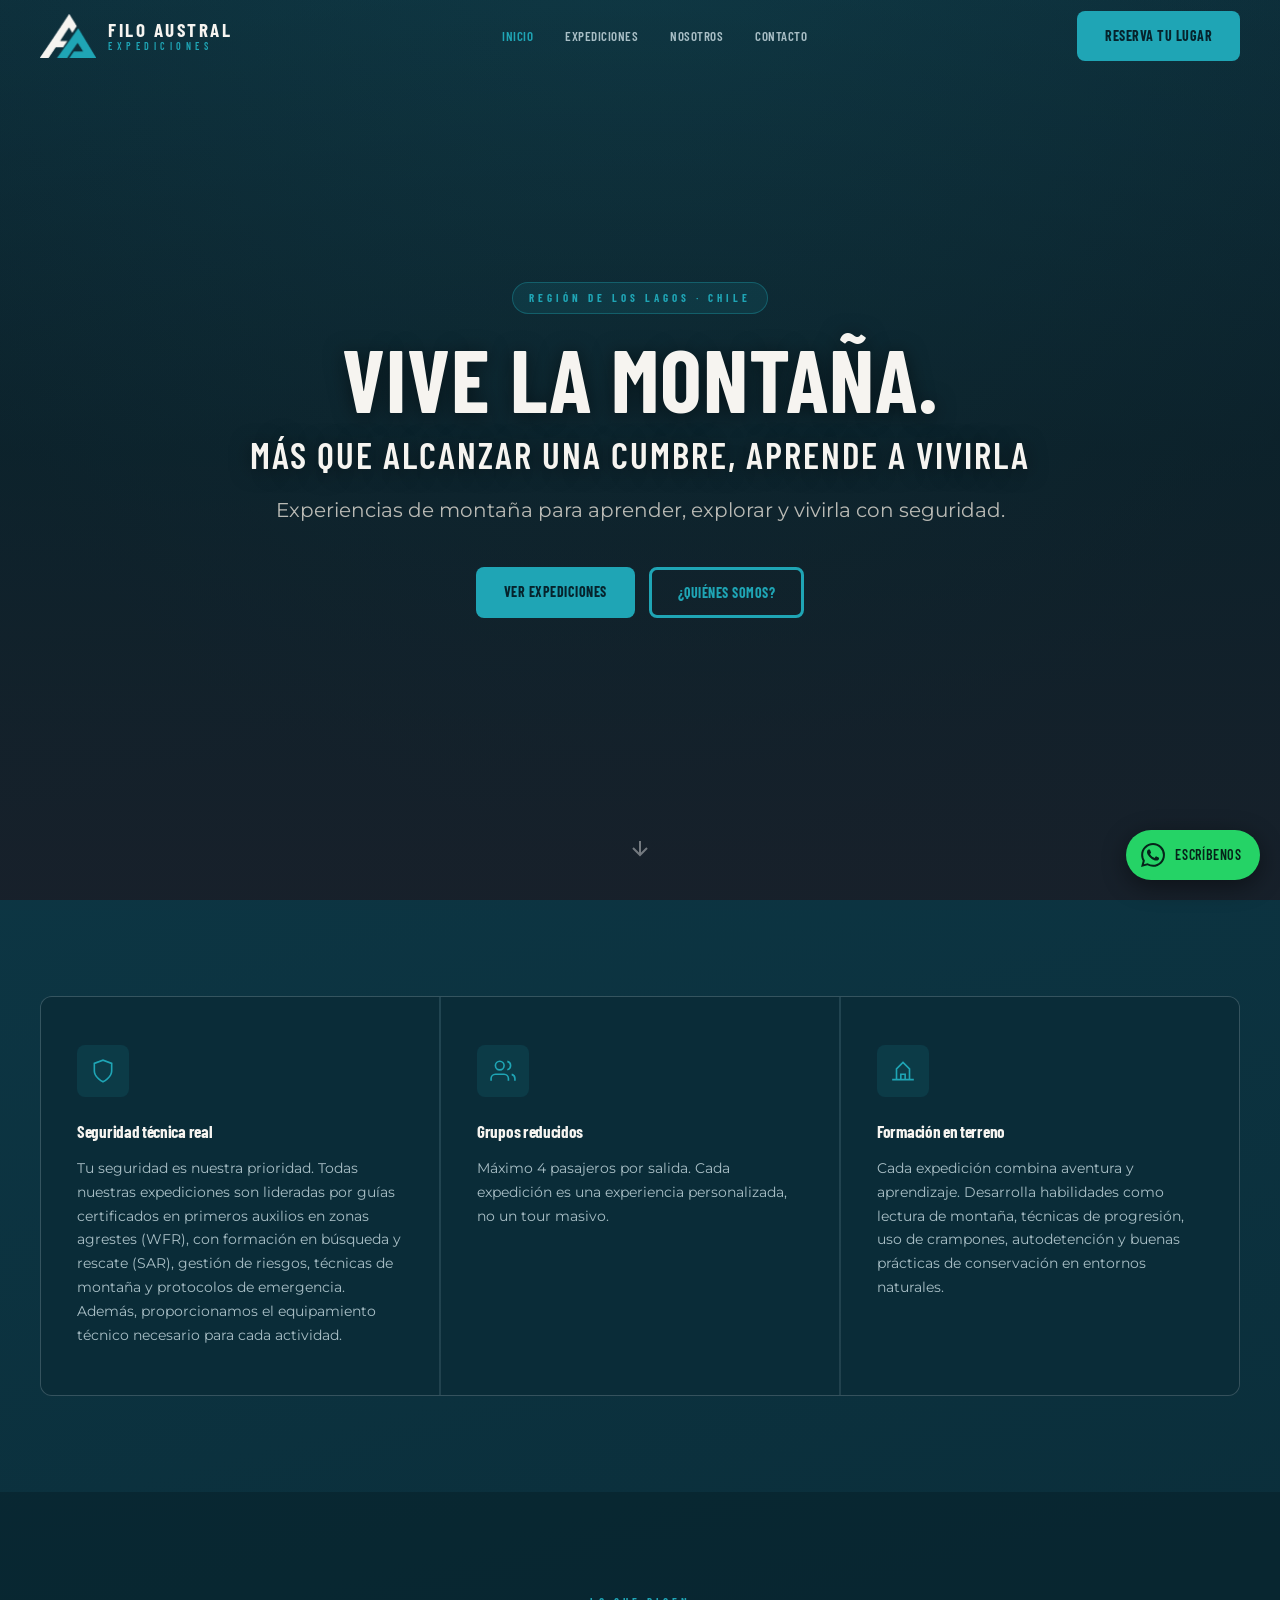
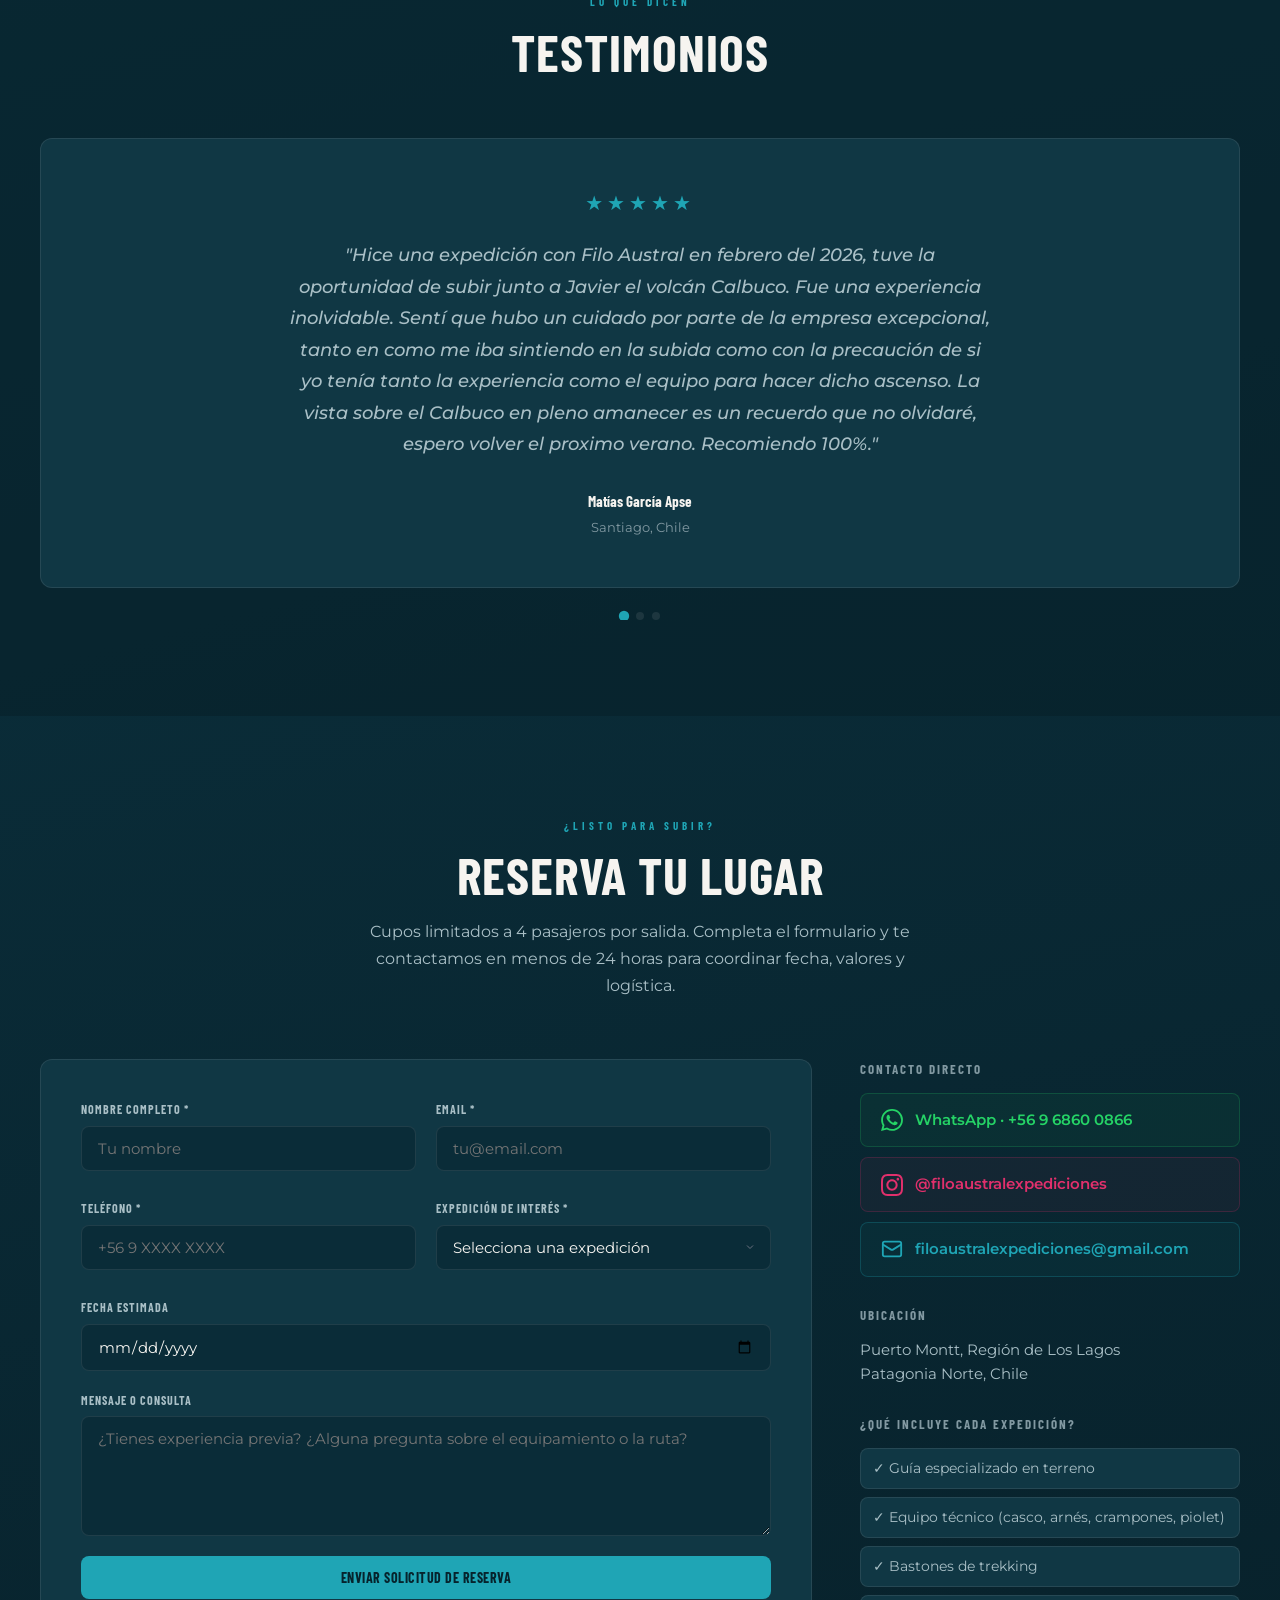
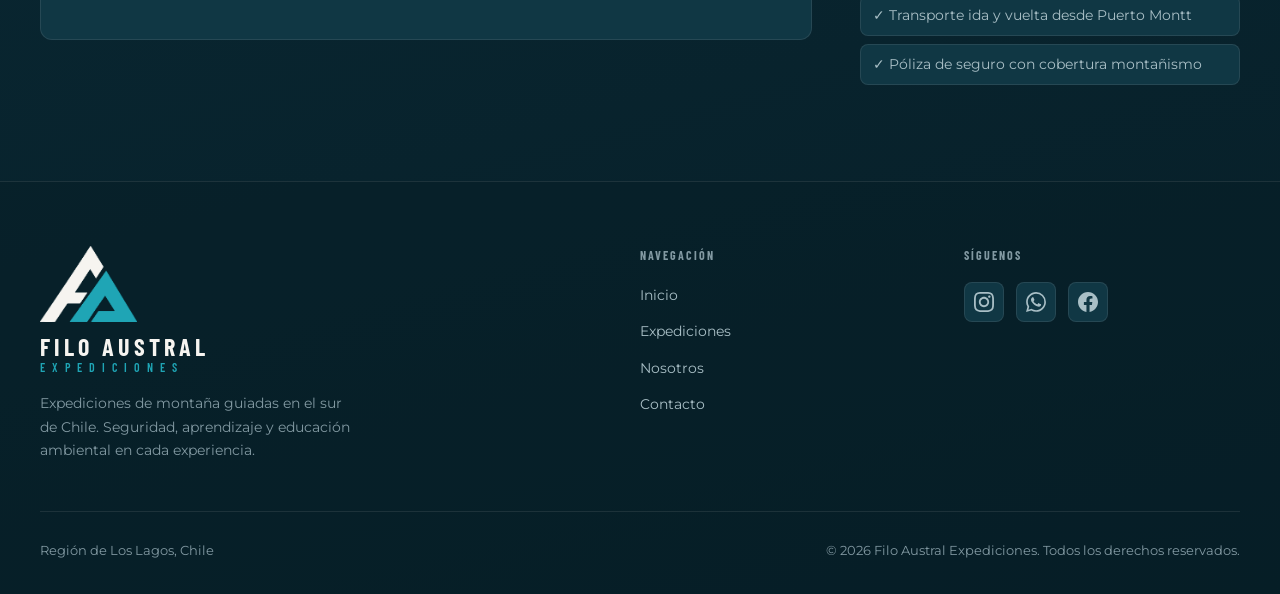
<file: index.html>
<!DOCTYPE html>
<html lang="es">
<head>
    <meta charset="UTF-8">
    <meta name="viewport" content="width=device-width, initial-scale=1.0">
    <meta name="description" content="Filo Austral Expediciones — Expediciones volcánicas y trekking guiado en el sur de Chile. Puerto Montt, Región de Los Lagos.">
    <title>Filo Austral Expediciones | Puerto Montt, Chile</title>

    <!-- Open Graph (compartir en WhatsApp/IG) -->
    <meta property="og:title" content="Filo Austral Expediciones">
    <meta property="og:description" content="Expediciones volcánicas y trekking guiado en el sur de Chile. Puerto Montt, Región de Los Lagos.">
    <meta property="og:image" content="https://filoaustralexpediciones.cl/assets/og-image.jpg">
    <meta property="og:type" content="website">

    <!-- Favicon -->
    <link rel="icon" type="image/png" href="assets/favicon.png?v=2">
    <link rel="apple-touch-icon" href="assets/apple-touch-icon.png?v=2">

    <!-- Google Fonts -->
    <link rel="preconnect" href="https://fonts.googleapis.com">
    <link rel="preconnect" href="https://fonts.gstatic.com" crossorigin>
    <link href="https://fonts.googleapis.com/css2?family=Barlow+Condensed:wght@400;500;600;700&family=Montserrat:ital,wght@0,400;0,500;0,600;0,700;1,500&display=swap" rel="stylesheet">

    <!-- AOS Animations -->
    <link href="https://unpkg.com/aos@2.3.1/dist/aos.css" rel="stylesheet">

    <link rel="stylesheet" href="style.css">
</head>
<body>

    <!-- ===================== NAVBAR ===================== -->
    <nav class="navbar" id="navbar">
        <div class="nav-container">
            <a href="index.html" class="nav-logo">
                <img src="assets/emblema.png" alt="Filo Austral Expediciones" class="logo-img">
                <span class="logo-lockup"><b>Filo Austral</b><small>Expediciones</small></span>
            </a>
            <ul class="nav-links" id="navLinks">
                <li><a href="index.html" class="active">Inicio</a></li>
                <li><a href="expediciones.html">Expediciones</a></li>
                <li><a href="nosotros.html">Nosotros</a></li>
                <li><a href="contacto.html">Contacto</a></li>
            </ul>
            <a href="#reserva" class="btn btn-accent nav-cta">Reserva tu lugar</a>
            <button class="hamburger" id="hamburger" aria-label="Abrir menú">
                <span></span><span></span><span></span>
            </button>
        </div>
    </nav>

    <!-- ===================== HERO ===================== -->
    <section class="hero" id="inicio">
        <video class="hero-video" autoplay muted loop playsinline preload="auto"
               poster="https://images.unsplash.com/photo-1464822759023-fed622ff2c3b?auto=format&fit=crop&w=1920&q=80">
            <source src="assets/hero.mp4" type="video/mp4">
        </video>
        <div class="hero-overlay"></div>
        <div class="hero-content">
            <p class="hero-tag">Región de Los Lagos · Chile</p>
            <h1 class="hero-headline">Vive la montaña.<span class="hero-headline-sub">Más que alcanzar una cumbre, aprende a vivirla</span></h1>
            <p class="hero-sub">Experiencias de montaña para aprender, explorar y vivirla con seguridad.</p>
            <div class="hero-actions">
                <a href="expediciones.html" class="btn btn-accent">Ver expediciones</a>
                <a href="nosotros.html" class="btn btn-ghost">¿Quiénes somos?</a>
            </div>
        </div>
        <a href="#propuesta" class="hero-scroll" aria-label="Ir abajo">
            <svg width="24" height="24" viewBox="0 0 24 24" fill="none" stroke="currentColor" stroke-width="2"><path d="M12 5v14M5 12l7 7 7-7"/></svg>
        </a>
    </section>

    <!-- ===================== PROPUESTA DE VALOR ===================== -->
    <section class="section" id="propuesta">
        <div class="container">
            <div class="propuesta-grid">

                <div class="propuesta-item" data-aos="fade-up" data-aos-delay="0">
                    <div class="prop-icon">
                        <svg viewBox="0 0 24 24" fill="none" stroke="currentColor" stroke-width="1.5"><path d="M12 22s8-4 8-10V5l-8-3-8 3v7c0 6 8 10 8 10z"/></svg>
                    </div>
                    <h3>Seguridad técnica real</h3>
                    <p>Tu seguridad es nuestra prioridad. Todas nuestras expediciones son lideradas por guías certificados en primeros auxilios en zonas agrestes (WFR), con formación en búsqueda y rescate (SAR), gestión de riesgos, técnicas de montaña y protocolos de emergencia. Además, proporcionamos el equipamiento técnico necesario para cada actividad.</p>
                </div>

                <div class="propuesta-item" data-aos="fade-up" data-aos-delay="100">
                    <div class="prop-icon">
                        <svg viewBox="0 0 24 24" fill="none" stroke="currentColor" stroke-width="1.5"><path d="M17 21v-2a4 4 0 0 0-4-4H5a4 4 0 0 0-4 4v2"/><circle cx="9" cy="7" r="4"/><path d="M23 21v-2a4 4 0 0 0-3-3.87M16 3.13a4 4 0 0 1 0 7.75"/></svg>
                    </div>
                    <h3>Grupos reducidos</h3>
                    <p>Máximo 4 pasajeros por salida. Cada expedición es una experiencia personalizada, no un tour masivo.</p>
                </div>

                <div class="propuesta-item" data-aos="fade-up" data-aos-delay="200">
                    <div class="prop-icon">
                        <svg viewBox="0 0 24 24" fill="none" stroke="currentColor" stroke-width="1.5"><path d="M2 20h20M6 20V10l6-6 6 6v10M10 20v-5h4v5"/></svg>
                    </div>
                    <h3>Formación en terreno</h3>
                    <p>Cada expedición combina aventura y aprendizaje. Desarrolla habilidades como lectura de montaña, técnicas de progresión, uso de crampones, autodetención y buenas prácticas de conservación en entornos naturales.</p>
                </div>

            </div>
        </div>
    </section>

    <!-- ===================== TESTIMONIOS ===================== -->
    <section class="section section-dark" id="testimonios">
        <div class="container">
            <div class="section-header" data-aos="fade-up">
                <span class="section-tag">Lo que dicen</span>
                <h2 class="section-title">Testimonios</h2>
            </div>
            <div class="testimonios-wrap" data-aos="fade-up">
                <div class="testimonios-track" id="testimoniosTrack">

                    <div class="testimonio-item">
                        <div class="testimonio-stars">★★★★★</div>
                        <p class="testimonio-texto">"Hice una expedición con Filo Austral en febrero del 2026, tuve la oportunidad de subir junto a Javier el volcán Calbuco. Fue una experiencia inolvidable. Sentí que hubo un cuidado por parte de la empresa excepcional, tanto en como me iba sintiendo en la subida como con la precaución de si yo tenía tanto la experiencia como el equipo para hacer dicho ascenso. La vista sobre el Calbuco en pleno amanecer es un recuerdo que no olvidaré, espero volver el proximo verano. Recomiendo 100%."</p>
                        <div class="testimonio-autor">
                            <span class="autor-nombre">Matías García Apse</span>
                            <span class="autor-ciudad">Santiago, Chile</span>
                        </div>
                    </div>

                    <div class="testimonio-item">
                        <div class="testimonio-stars">★★★★★</div>
                        <p class="testimonio-texto">"He tenido la suerte de vivir esta increíble aventura dos veces, descubriendo la magia del Calbuco en diferentes épocas del año. Hacer cumbre requiere esfuerzo, pero ir con un equipo tan profesional hace que todo el ascenso sea ameno y disfrutable. Destaco enormemente la dedicación y cuidado del guía en los momentos más complejos de la ruta; su constante preocupación te hace sentir segura en cada paso. Si buscas superar tus límites y disfrutar de paisajes con total seguridad, este es lugar recomiendo totalmente."</p>
                        <div class="testimonio-autor">
                            <span class="autor-nombre">Francisca Molina</span>
                            <span class="autor-ciudad">Puerto Montt, Chile</span>
                        </div>
                    </div>

                    <div class="testimonio-item">
                        <div class="testimonio-stars">★★★★★</div>
                        <p class="testimonio-texto">"Pude conocer el volcán Casablanca, pensé que no lo lograría, pero gracias a Javier pude seguir sin rendirme y conocer mejor mis capacidades, aprendí a usar crampones, dosificar mi energía para poder llegar a la cima y también aprendí constantemente acerca de educación ambiental. "</p>
                        <div class="testimonio-autor">
                            <span class="autor-nombre">Catalina Álvarez</span>
                            <span class="autor-ciudad">Temuco, Chile</span>
                        </div>
                    </div>

                </div>
                <div class="testimonios-nav">
                    <button class="nav-dot active" onclick="goToTestimonio(0)" aria-label="Testimonio 1"></button>
                    <button class="nav-dot" onclick="goToTestimonio(1)" aria-label="Testimonio 2"></button>
                    <button class="nav-dot" onclick="goToTestimonio(2)" aria-label="Testimonio 3"></button>
                </div>
            </div>
        </div>
    </section>

    <!-- ===================== RESERVA ===================== -->
    <section class="section" id="reserva">
        <div class="container">
            <div class="section-header" data-aos="fade-up">
                <span class="section-tag">¿Listo para subir?</span>
                <h2 class="section-title">Reserva tu lugar</h2>
                <p class="section-desc">Cupos limitados a 4 pasajeros por salida. Completa el formulario y te contactamos en menos de 24 horas para coordinar fecha, valores y logística.</p>
            </div>

            <div class="contacto-grid">

                <form class="reserva-form" id="reservaForm" data-aos="fade-up" novalidate>
                    <div class="form-row">
                        <div class="form-group">
                            <label for="nombre">Nombre completo *</label>
                            <input type="text" id="nombre" name="nombre" placeholder="Tu nombre" required>
                            <span class="field-error" id="err-nombre"></span>
                        </div>
                        <div class="form-group">
                            <label for="email">Email *</label>
                            <input type="email" id="email" name="email" placeholder="tu@email.com" required>
                            <span class="field-error" id="err-email"></span>
                        </div>
                    </div>
                    <div class="form-row">
                        <div class="form-group">
                            <label for="telefono">Teléfono *</label>
                            <input type="tel" id="telefono" name="telefono" placeholder="+56 9 XXXX XXXX" required>
                            <span class="field-error" id="err-telefono"></span>
                        </div>
                        <div class="form-group">
                            <label for="expedicion">Expedición de interés *</label>
                            <select id="expedicion" name="expedicion" required>
                                <option value="">Selecciona una expedición</option>
                                <option value="calbuco">Volcán Calbuco</option>
                                <option value="casablanca">Volcán Casablanca</option>
                            </select>
                            <span class="field-error" id="err-expedicion"></span>
                        </div>
                    </div>
                    <div class="form-group">
                        <label for="fecha">Fecha estimada</label>
                        <input type="date" id="fecha" name="fecha">
                    </div>
                    <div class="form-group">
                        <label for="mensaje">Mensaje o consulta</label>
                        <textarea id="mensaje" name="mensaje" rows="4" placeholder="¿Tienes experiencia previa? ¿Alguna pregunta sobre el equipamiento o la ruta?"></textarea>
                    </div>
                    <button type="submit" class="btn btn-accent btn-full" id="submitBtn">
                        Enviar solicitud de reserva
                    </button>
                    <div class="form-success" id="formSuccess" style="display:none">
                        ¡Solicitud enviada! Te contactaremos en menos de 24 horas.
                    </div>
                </form>

                <div class="contacto-info" data-aos="fade-up" data-aos-delay="100">
                    <div class="info-block">
                        <h4>Contacto directo</h4>
                        <a href="https://wa.me/56968600866" target="_blank" rel="noopener" class="contact-link whatsapp">
                            <svg viewBox="0 0 24 24" fill="currentColor" width="22" height="22"><path d="M17.472 14.382c-.297-.149-1.758-.867-2.03-.967-.273-.099-.471-.148-.67.15-.197.297-.767.966-.94 1.164-.173.199-.347.223-.644.075-.297-.15-1.255-.463-2.39-1.475-.883-.788-1.48-1.761-1.653-2.059-.173-.297-.018-.458.13-.606.134-.133.298-.347.446-.52.149-.174.198-.298.298-.497.099-.198.05-.371-.025-.52-.075-.149-.669-1.612-.916-2.207-.242-.579-.487-.5-.669-.51-.173-.008-.371-.01-.57-.01-.198 0-.52.074-.792.372-.272.297-1.04 1.016-1.04 2.479 0 1.462 1.065 2.875 1.213 3.074.149.198 2.096 3.2 5.077 4.487.709.306 1.262.489 1.694.625.712.227 1.36.195 1.871.118.571-.085 1.758-.719 2.006-1.413.248-.694.248-1.289.173-1.413-.074-.124-.272-.198-.57-.347m-5.421 7.403h-.004a9.87 9.87 0 01-5.031-1.378l-.361-.214-3.741.982.998-3.648-.235-.374a9.86 9.86 0 01-1.51-5.26c.001-5.45 4.436-9.884 9.888-9.884 2.64 0 5.122 1.03 6.988 2.898a9.825 9.825 0 012.893 6.994c-.003 5.45-4.437 9.884-9.885 9.884m8.413-18.297A11.815 11.815 0 0012.05 0C5.495 0 .16 5.335.157 11.892c0 2.096.547 4.142 1.588 5.945L.057 24l6.305-1.654a11.882 11.882 0 005.683 1.448h.005c6.554 0 11.89-5.335 11.893-11.893a11.821 11.821 0 00-3.48-8.413z"/></svg>
                            WhatsApp · +56 9 6860 0866
                        </a>
                        <a href="https://www.instagram.com/filoaustralexpediciones/" target="_blank" rel="noopener" class="contact-link instagram">
                            <svg viewBox="0 0 24 24" fill="currentColor" width="22" height="22"><path d="M12 2.163c3.204 0 3.584.012 4.85.07 3.252.148 4.771 1.691 4.919 4.919.058 1.265.069 1.645.069 4.849 0 3.205-.012 3.584-.069 4.849-.149 3.225-1.664 4.771-4.919 4.919-1.266.058-1.644.07-4.85.07-3.204 0-3.584-.012-4.849-.07-3.26-.149-4.771-1.699-4.919-4.92-.058-1.265-.07-1.644-.07-4.849 0-3.204.013-3.583.07-4.849.149-3.227 1.664-4.771 4.919-4.919 1.266-.057 1.645-.069 4.849-.069zm0-2.163c-3.259 0-3.667.014-4.947.072-4.358.2-6.78 2.618-6.98 6.98-.059 1.281-.073 1.689-.073 4.948 0 3.259.014 3.668.072 4.948.2 4.358 2.618 6.78 6.98 6.98 1.281.058 1.689.072 4.948.072 3.259 0 3.668-.014 4.948-.072 4.354-.2 6.782-2.618 6.979-6.98.059-1.28.073-1.689.073-4.948 0-3.259-.014-3.667-.072-4.947-.196-4.354-2.617-6.78-6.979-6.98-1.281-.059-1.69-.073-4.949-.073zm0 5.838c-3.403 0-6.162 2.759-6.162 6.162s2.759 6.163 6.162 6.163 6.162-2.759 6.162-6.163c0-3.403-2.759-6.162-6.162-6.162zm0 10.162c-2.209 0-4-1.79-4-4 0-2.209 1.791-4 4-4s4 1.791 4 4c0 2.21-1.791 4-4 4zm6.406-11.845c-.796 0-1.441.645-1.441 1.44s.645 1.44 1.441 1.44c.795 0 1.439-.645 1.439-1.44s-.644-1.44-1.439-1.44z"/></svg>
                            @filoaustralexpediciones
                        </a>
                        <a href="mailto:filoaustralexpediciones@gmail.com" class="contact-link email">
                            <svg viewBox="0 0 24 24" fill="none" stroke="currentColor" stroke-width="2" width="22" height="22"><rect x="2" y="4" width="20" height="16" rx="2"/><path d="m22 7-8.97 5.7a1.94 1.94 0 0 1-2.06 0L2 7"/></svg>
                            filoaustralexpediciones@gmail.com
                        </a>
                    </div>
                    <div class="info-block">
                        <h4>Ubicación</h4>
                        <p>Puerto Montt, Región de Los Lagos<br>Patagonia Norte, Chile</p>
                    </div>
                    <div class="info-block">
                        <h4>¿Qué incluye cada expedición?</h4>
                        <ul class="incluye-list">
                            <li>✓ Guía especializado en terreno</li>
                            <li>✓ Equipo técnico (casco, arnés, crampones, piolet)</li>
                            <li>✓ Bastones de trekking</li>
                            <li>✓ Transporte ida y vuelta desde Puerto Montt</li>
                            <li>✓ Póliza de seguro con cobertura montañismo</li>
                        </ul>
                    </div>
                </div>

            </div>
        </div>
    </section>

    <!-- ===================== FOOTER ===================== -->
    <footer class="footer">
        <div class="container">
            <div class="footer-grid">
                <div class="footer-brand">
                    <div class="footer-lockup">
                        <img src="assets/emblema.png" alt="Filo Austral Expediciones" class="footer-emblema">
                        <span class="footer-wordmark"><b>Filo Austral</b><small>Expediciones</small></span>
                    </div>
                    <p>Expediciones de montaña guiadas en el sur de Chile. Seguridad, aprendizaje y educación ambiental en cada experiencia.</p>
                </div>
                <div class="footer-links">
                    <h4>Navegación</h4>
                    <ul>
                        <li><a href="index.html">Inicio</a></li>
                        <li><a href="expediciones.html">Expediciones</a></li>
                        <li><a href="nosotros.html">Nosotros</a></li>
                        <li><a href="contacto.html">Contacto</a></li>
                    </ul>
                </div>
                <div class="footer-redes">
                    <h4>Síguenos</h4>
                    <div class="social-links">
                        <a href="https://www.instagram.com/filoaustralexpediciones/" target="_blank" rel="noopener" aria-label="Instagram">
                            <svg viewBox="0 0 24 24" fill="currentColor" width="20" height="20"><path d="M12 2.163c3.204 0 3.584.012 4.85.07 3.252.148 4.771 1.691 4.919 4.919.058 1.265.069 1.645.069 4.849 0 3.205-.012 3.584-.069 4.849-.149 3.225-1.664 4.771-4.919 4.919-1.266.058-1.644.07-4.85.07-3.204 0-3.584-.012-4.849-.07-3.26-.149-4.771-1.699-4.919-4.92-.058-1.265-.07-1.644-.07-4.849 0-3.204.013-3.583.07-4.849.149-3.227 1.664-4.771 4.919-4.919 1.266-.057 1.645-.069 4.849-.069zm0-2.163c-3.259 0-3.667.014-4.947.072-4.358.2-6.78 2.618-6.98 6.98-.059 1.281-.073 1.689-.073 4.948 0 3.259.014 3.668.072 4.948.2 4.358 2.618 6.78 6.98 6.98 1.281.058 1.689.072 4.948.072 3.259 0 3.668-.014 4.948-.072 4.354-.2 6.782-2.618 6.979-6.98.059-1.28.073-1.689.073-4.948 0-3.259-.014-3.667-.072-4.947-.196-4.354-2.617-6.78-6.979-6.98-1.281-.059-1.69-.073-4.949-.073zm0 5.838c-3.403 0-6.162 2.759-6.162 6.162s2.759 6.163 6.162 6.163 6.162-2.759 6.162-6.163c0-3.403-2.759-6.162-6.162-6.162zm0 10.162c-2.209 0-4-1.79-4-4 0-2.209 1.791-4 4-4s4 1.791 4 4c0 2.21-1.791 4-4 4zm6.406-11.845c-.796 0-1.441.645-1.441 1.44s.645 1.44 1.441 1.44c.795 0 1.439-.645 1.439-1.44s-.644-1.44-1.439-1.44z"/></svg>
                        </a>
                        <a href="https://wa.me/56968600866" target="_blank" rel="noopener" aria-label="WhatsApp">
                            <svg viewBox="0 0 24 24" fill="currentColor" width="20" height="20"><path d="M17.472 14.382c-.297-.149-1.758-.867-2.03-.967-.273-.099-.471-.148-.67.15-.197.297-.767.966-.94 1.164-.173.199-.347.223-.644.075-.297-.15-1.255-.463-2.39-1.475-.883-.788-1.48-1.761-1.653-2.059-.173-.297-.018-.458.13-.606.134-.133.298-.347.446-.52.149-.174.198-.298.298-.497.099-.198.05-.371-.025-.52-.075-.149-.669-1.612-.916-2.207-.242-.579-.487-.5-.669-.51-.173-.008-.371-.01-.57-.01-.198 0-.52.074-.792.372-.272.297-1.04 1.016-1.04 2.479 0 1.462 1.065 2.875 1.213 3.074.149.198 2.096 3.2 5.077 4.487.709.306 1.262.489 1.694.625.712.227 1.36.195 1.871.118.571-.085 1.758-.719 2.006-1.413.248-.694.248-1.289.173-1.413-.074-.124-.272-.198-.57-.347m-5.421 7.403h-.004a9.87 9.87 0 01-5.031-1.378l-.361-.214-3.741.982.998-3.648-.235-.374a9.86 9.86 0 01-1.51-5.26c.001-5.45 4.436-9.884 9.888-9.884 2.64 0 5.122 1.03 6.988 2.898a9.825 9.825 0 012.893 6.994c-.003 5.45-4.437 9.884-9.885 9.884m8.413-18.297A11.815 11.815 0 0012.05 0C5.495 0 .16 5.335.157 11.892c0 2.096.547 4.142 1.588 5.945L.057 24l6.305-1.654a11.882 11.882 0 005.683 1.448h.005c6.554 0 11.89-5.335 11.893-11.893a11.821 11.821 0 00-3.48-8.413z"/></svg>
                        </a>
                        <a href="https://www.facebook.com/profile.php?id=61591895283219" target="_blank" rel="noopener" aria-label="Facebook">
                            <svg viewBox="0 0 24 24" fill="currentColor" width="20" height="20"><path d="M24 12.073c0-6.627-5.373-12-12-12s-12 5.373-12 12c0 5.99 4.388 10.954 10.125 11.854v-8.385H7.078v-3.47h3.047V9.43c0-3.007 1.792-4.669 4.533-4.669 1.312 0 2.686.235 2.686.235v2.953H15.83c-1.491 0-1.956.925-1.956 1.874v2.25h3.328l-.532 3.47h-2.796v8.385C19.612 23.027 24 18.062 24 12.073z"/></svg>
                        </a>
                    </div>
                </div>
            </div>
            <div class="footer-bottom">
                <p>Región de Los Lagos, Chile</p>
                <p>© 2026 Filo Austral Expediciones. Todos los derechos reservados.</p>
            </div>
        </div>
    </footer>

    <!-- AOS JS -->
    <script src="https://unpkg.com/aos@2.3.1/dist/aos.js"></script>
    <script src="script.js"></script>
    <a href="https://wa.me/56968600866?text=Hola%20Filo%20Austral%20%F0%9F%91%8B%20Vi%20su%20sitio%20web%20y%20quiero%20informaci%C3%B3n%20sobre%20las%20expediciones." target="_blank" rel="noopener" class="wa-fab" aria-label="Escríbenos por WhatsApp"><svg viewBox="0 0 24 24" fill="currentColor" width="24" height="24"><path d="M17.472 14.382c-.297-.149-1.758-.867-2.03-.967-.273-.099-.471-.148-.67.15-.197.297-.767.966-.94 1.164-.173.199-.347.223-.644.075-.297-.15-1.255-.463-2.39-1.475-.883-.788-1.48-1.761-1.653-2.059-.173-.297-.018-.458.13-.606.134-.133.298-.347.446-.52.149-.174.198-.298.298-.497.099-.198.05-.371-.025-.52-.075-.149-.669-1.612-.916-2.207-.242-.579-.487-.5-.669-.51-.173-.008-.371-.01-.57-.01-.198 0-.52.074-.792.372-.272.297-1.04 1.016-1.04 2.479 0 1.462 1.065 2.875 1.213 3.074.149.198 2.096 3.2 5.077 4.487.709.306 1.262.489 1.694.625.712.227 1.36.195 1.871.118.571-.085 1.758-.719 2.006-1.413.248-.694.248-1.289.173-1.413-.074-.124-.272-.198-.57-.347m-5.421 7.403h-.004a9.87 9.87 0 01-5.031-1.378l-.361-.214-3.741.982.998-3.648-.235-.374a9.86 9.86 0 01-1.51-5.26c.001-5.45 4.436-9.884 9.888-9.884 2.64 0 5.122 1.03 6.988 2.898a9.825 9.825 0 012.893 6.994c-.003 5.45-4.437 9.884-9.885 9.884m8.413-18.297A11.815 11.815 0 0012.05 0C5.495 0 .16 5.335.157 11.892c0 2.096.547 4.142 1.588 5.945L.057 24l6.305-1.654a11.882 11.882 0 005.683 1.448h.005c6.554 0 11.89-5.335 11.893-11.893a11.821 11.821 0 00-3.48-8.413z"/></svg><span>Escríbenos</span></a>
</body>
</html>
</file>
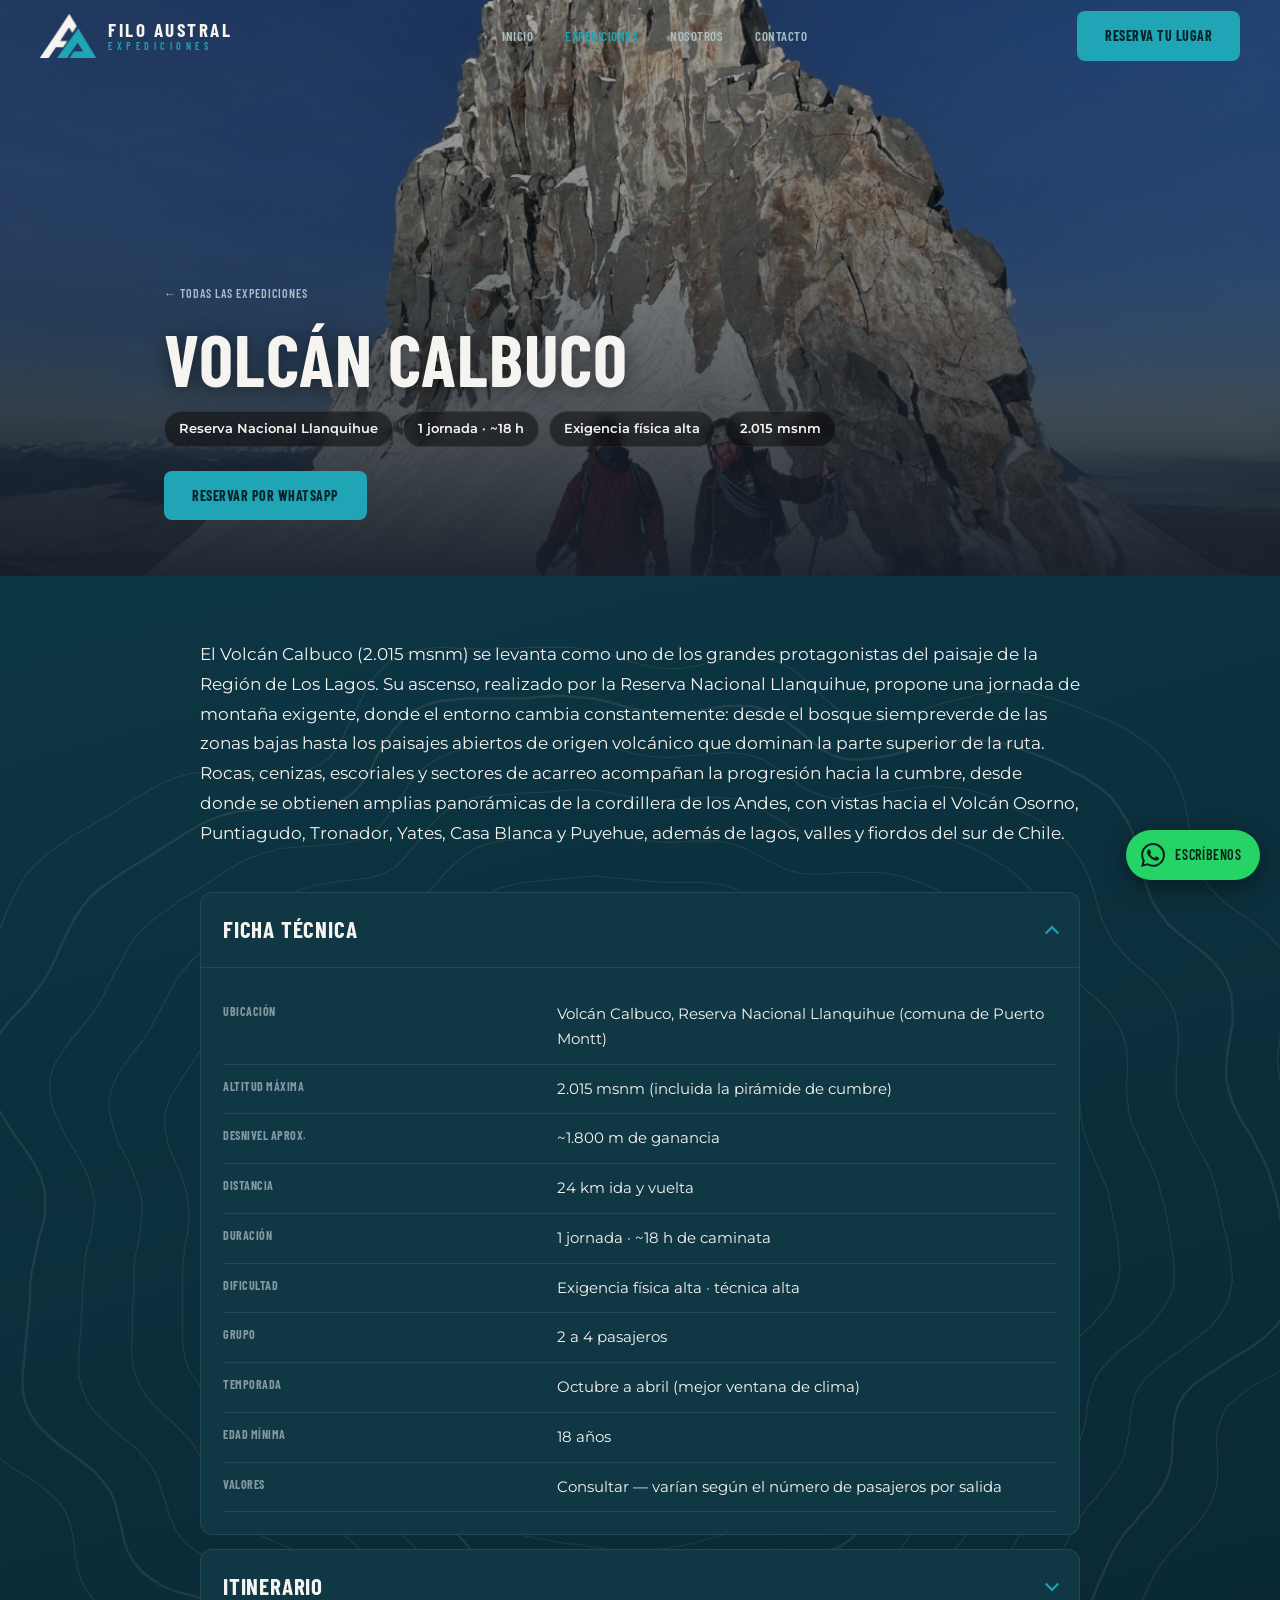
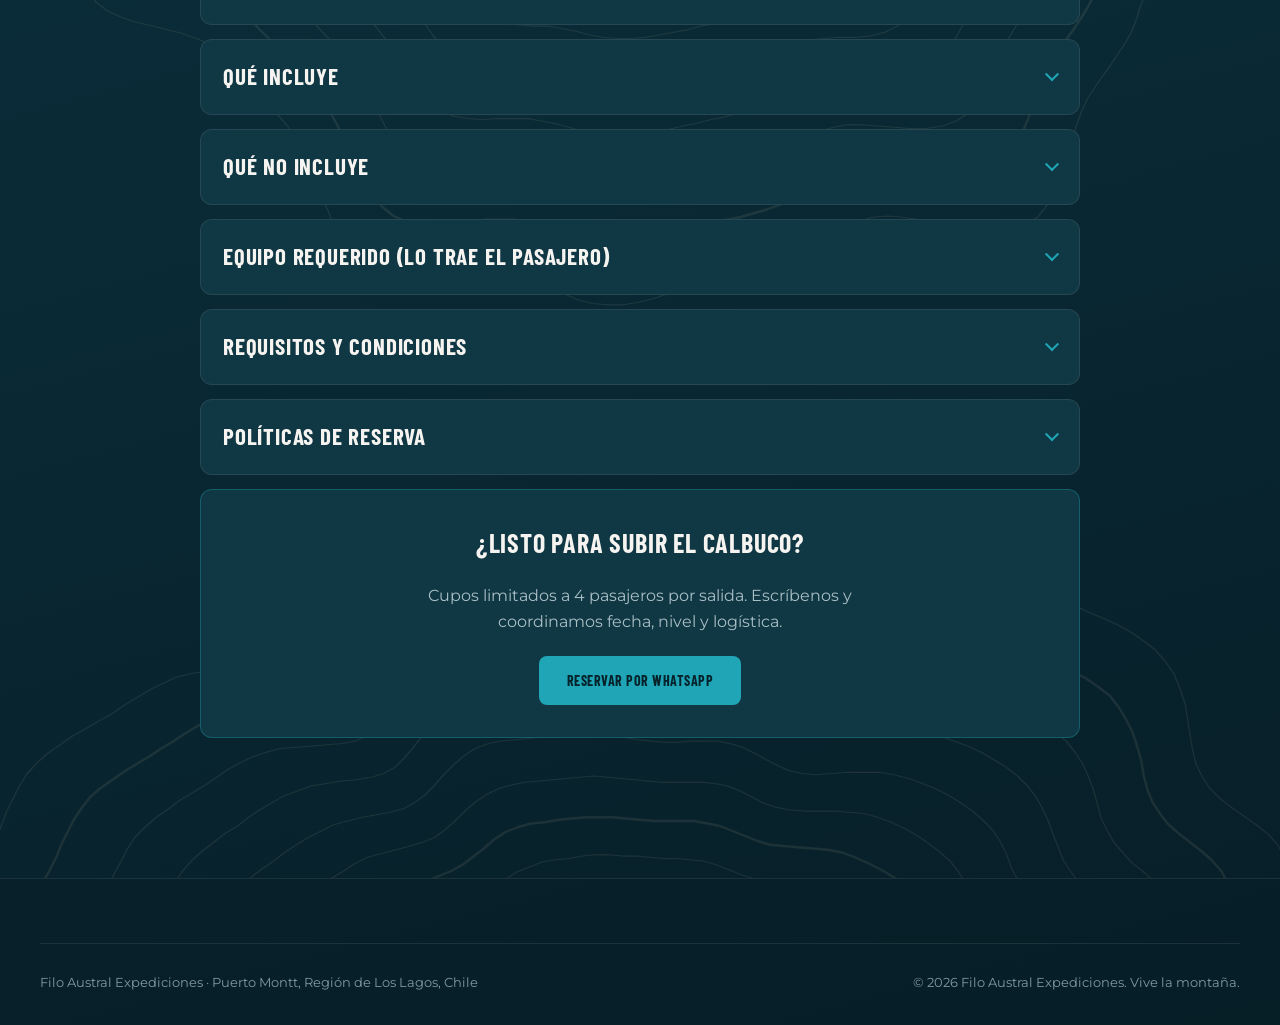
<file: calbuco.html>
<!DOCTYPE html>
<html lang="es">
<head>
    <meta charset="UTF-8">
    <meta name="viewport" content="width=device-width, initial-scale=1.0">
    <meta name="description" content="Ascensión al Volcán Calbuco (2.015 msnm) con Filo Austral Expediciones. Programa de 1 jornada, guía especializado WFR, grupos de 2 a 4 pasajeros.">
    <title>Volcán Calbuco | Filo Austral Expediciones</title>
    <meta property="og:title" content="Volcán Calbuco — Filo Austral Expediciones">
    <meta property="og:description" content="Ascensión al ícono de la Región de Los Lagos. 1 jornada, guía WFR, grupos reducidos.">
    <meta property="og:image" content="https://filoaustralexpediciones.cl/assets/og-image.jpg">
    <link rel="icon" type="image/png" href="assets/favicon.png?v=2">
    <link rel="apple-touch-icon" href="assets/apple-touch-icon.png?v=2">
    <link rel="preconnect" href="https://fonts.googleapis.com">
    <link rel="preconnect" href="https://fonts.gstatic.com" crossorigin>
    <link href="https://fonts.googleapis.com/css2?family=Barlow+Condensed:wght@400;500;600;700&family=Montserrat:ital,wght@0,400;0,500;0,600;0,700;1,500&display=swap" rel="stylesheet">
    <link rel="stylesheet" href="style.css">
</head>
<body>

    <nav class="navbar" id="navbar">
        <div class="nav-container">
            <a href="index.html" class="nav-logo">
                <img src="assets/emblema.png" alt="Filo Austral Expediciones" class="logo-img">
                <span class="logo-lockup"><b>Filo Austral</b><small>Expediciones</small></span>
            </a>
            <ul class="nav-links" id="navLinks">
                <li><a href="index.html">Inicio</a></li>
                <li><a href="expediciones.html" class="active">Expediciones</a></li>
                <li><a href="nosotros.html">Nosotros</a></li>
                <li><a href="contacto.html">Contacto</a></li>
            </ul>
            <a href="index.html#reserva" class="btn btn-accent nav-cta">Reserva tu lugar</a>
            <button class="hamburger" id="hamburger" aria-label="Abrir menú"><span></span><span></span><span></span></button>
        </div>
    </nav>

    <header class="prog-hero">
        <div class="prog-hero-bg" style="background-image:url('assets/calbuco.jpg')"></div>
        <div class="prog-hero-overlay"></div>
        <div class="prog-hero-content">
            <a href="expediciones.html" class="prog-back">← Todas las expediciones</a>
            <h1>Volcán Calbuco</h1>
            <div class="prog-meta">
                <span class="prog-chip">Reserva Nacional Llanquihue</span>
                <span class="prog-chip">1 jornada · ~18 h</span>
                <span class="prog-chip">Exigencia física alta</span>
                <span class="prog-chip">2.015 msnm</span>
            </div>
            <div class="prog-hero-actions">
                <a href="https://wa.me/56968600866?text=Hola%20Filo%20Austral%20%F0%9F%91%8B%20quiero%20reservar%20el%20Volc%C3%A1n%20Calbuco" target="_blank" rel="noopener" class="btn btn-accent">Reservar por WhatsApp</a>
            </div>
        </div>
    </header>

    <main class="prog-main" style="--curvas:url('assets/curvas-calbuco.svg')">
        <div class="prog-doc">

            <div class="print-only print-header">
                <img src="assets/logo-print.png" alt="Filo Austral Expediciones">
                <div class="ph-title"><b>Volcán Calbuco</b><span>Filo Austral Expediciones · Vive la Montaña</span></div>
            </div>

            <section class="prog-section">
                <p class="prog-lead">El Volcán Calbuco (2.015 msnm) se levanta como uno de los grandes protagonistas del paisaje de la Región de Los Lagos. Su ascenso, realizado por la Reserva Nacional Llanquihue, propone una jornada de montaña exigente, donde el entorno cambia constantemente: desde el bosque siempreverde de las zonas bajas hasta los paisajes abiertos de origen volcánico que dominan la parte superior de la ruta. Rocas, cenizas, escoriales y sectores de acarreo acompañan la progresión hacia la cumbre, desde donde se obtienen amplias panorámicas de la cordillera de los Andes, con vistas hacia el Volcán Osorno, Puntiagudo, Tronador, Yates, Casa Blanca y Puyehue, además de lagos, valles y fiordos del sur de Chile.</p>
            </section>

            <details class="prog-acc" open>
                <summary><h2>Ficha técnica</h2></summary>
                <div class="acc-body">
                    <table class="ficha-table">
                        <tr><th>Ubicación</th><td>Volcán Calbuco, Reserva Nacional Llanquihue (comuna de Puerto Montt)</td></tr>
                        <tr><th>Altitud máxima</th><td>2.015 msnm (incluida la pirámide de cumbre)</td></tr>
                        <tr><th>Desnivel aprox.</th><td>~1.800 m de ganancia</td></tr>
                        <tr><th>Distancia</th><td>24 km ida y vuelta</td></tr>
                        <tr><th>Duración</th><td>1 jornada · ~18 h de caminata</td></tr>
                        <tr><th>Dificultad</th><td>Exigencia física alta · técnica alta</td></tr>
                        <tr><th>Grupo</th><td>2 a 4 pasajeros</td></tr>
                        <tr><th>Temporada</th><td>Octubre a abril (mejor ventana de clima)</td></tr>
                        <tr><th>Edad mínima</th><td>18 años</td></tr>
                        <tr><th>Valores</th><td>Consultar — varían según el número de pasajeros por salida</td></tr>
                    </table>
                </div>
            </details>

            <details class="prog-acc">
                <summary><h2>Itinerario</h2></summary>
                <div class="acc-body">
                    <div class="itinerario-day">
                        <h3>Jornada única (nocturna)</h3>
                        <ul>
                            <li><b>22:00</b> Búsqueda de pasajeros en Puerto Montt (transporte incluido).</li>
                            <li><b>23:30</b> Llegada a Río Blanco, registro y briefing de seguridad.</li>
                            <li><b>00:00</b> Inicio del sendero.</li>
                            <li><b>04:30</b> Llegada al refugio.</li>
                            <li><b>05:00</b> Inicio del ataque de cumbre.</li>
                            <li><b>09:30</b> Cumbre (sujeta a clima y estado del grupo).</li>
                            <li><b>10:00</b> Inicio del descenso.</li>
                            <li><b>13:30</b> Regreso al refugio.</li>
                            <li><b>14:00</b> Inicio del descenso por el sendero.</li>
                            <li><b>17:30</b> Llegada al transporte y retorno a Puerto Montt.</li>
                        </ul>
                    </div>
                    <p><b>La cumbre nunca está garantizada:</b> las condiciones de montaña y la seguridad del grupo mandan. Una expedición exitosa es la que vuelve completa.</p>
                </div>
            </details>

            <details class="prog-acc">
                <summary><h2>Qué incluye</h2></summary>
                <div class="acc-body">
                    <div class="dos-cols">
                        <ul class="lista-check">
                            <li>Traslado ida y vuelta desde Puerto Montt</li>
                            <li>Póliza de seguro con cobertura montañismo</li>
                            <li>Guías especializados en terreno</li>
                        </ul>
                        <ul class="lista-check">
                            <li>Equipo técnico: casco, arnés, crampones y piolet</li>
                            <li>Bastones de trekking</li>
                        </ul>
                    </div>
                </div>
            </details>

            <details class="prog-acc">
                <summary><h2>Qué no incluye</h2></summary>
                <div class="acc-body">
                    <ul class="lista-x">
                        <li>Alimentación e hidratación (responsabilidad de cada pasajero)</li>
                        <li>Botas de montaña</li>
                        <li>Vestuario de montaña y artículos personales</li>
                        <li>Mochila y linterna frontal</li>
                        <li>Bolsa de basura</li>
                    </ul>
                </div>
            </details>

            <details class="prog-acc">
                <summary><h2>Equipo requerido (lo trae el pasajero)</h2></summary>
                <div class="acc-body">
                    <ul class="equipo-list">
                        <li>Mochila de 35 litros o más</li>
                        <li>Botas técnicas de montaña, suela rígida, aptas para crampones</li>
                        <li>Sistema de 3 capas (térmica, polar/pluma, impermeable)</li>
                        <li>2 pares de guantes (abrigo e impermeables)</li>
                        <li>Gorro de abrigo, gorro de sol (jockey) y buff/bandana</li>
                        <li>Lentes de sol categoría 3–4 (polarizados)</li>
                        <li>Protección solar (bloqueador y protector labial)</li>
                        <li>Calcetas de trekking largas y ropa interior deportiva</li>
                        <li>Linterna frontal con pilas de recambio</li>
                        <li>Polainas</li>
                        <li>Alimentación e hidratación (mín. 2 litros de agua)</li>
                        <li>Cocinilla y gas para cocinar (opcional)</li>
                    </ul>
                </div>
            </details>

            <details class="prog-acc">
                <summary><h2>Requisitos y condiciones</h2></summary>
                <div class="acc-body">
                    <ul class="policy-list">
                        <li><b>Edad mínima:</b> 18 años.</li>
                        <li><b>Estado físico:</b> alto. Es una jornada continua de ~18 h y 24 km; se requiere entrenamiento de fondo (caminata o trote regular) las semanas previas.</li>
                        <li><b>Experiencia:</b> no se requiere experiencia técnica; la técnica de nieve (crampones y piolet) se enseña en ruta. Se recomienda haber hecho trekking de día completo.</li>
                        <li><b>Salud:</b> declaración de salud y aptitud física firmada antes de la actividad.</li>
                        <li><b>Conducta:</b> no consumir alcohol ni drogas, seguir las instrucciones del guía y no separarse del grupo.</li>
                        <li><b>Clima:</b> ante condiciones inseguras se reagenda sin costo o se ofrece ruta alternativa.</li>
                    </ul>
                </div>
            </details>

            <details class="prog-acc">
                <summary><h2>Políticas de reserva</h2></summary>
                <div class="acc-body">
                    <ul class="policy-list">
                        <li>Para asegurar tu cupo se abona el <b>50%</b> del valor; el saldo se paga antes de la salida.</li>
                        <li>La actividad se <b>confirma 7 días antes</b> según el pronóstico. Si cancelas antes de esa confirmación, se devuelve el 100% del abono.</li>
                        <li>Si Filo Austral cancela por clima o fuerza mayor, se reagenda o se devuelve la totalidad de lo pagado.</li>
                        <li>Debes completar la <b>ficha del pasajero y la declaración jurada</b> (Ley de Turismo 20.423) al menos 5 días antes.</li>
                    </ul>
                </div>
            </details>


            <section class="prog-section prog-cta">
                <h2>¿Listo para subir el Calbuco?</h2>
                <p>Cupos limitados a 4 pasajeros por salida. Escríbenos y coordinamos fecha, nivel y logística.</p>
                <a href="https://wa.me/56968600866?text=Hola%20Filo%20Austral%20%F0%9F%91%8B%20quiero%20reservar%20el%20Volc%C3%A1n%20Calbuco" target="_blank" rel="noopener" class="btn btn-accent">Reservar por WhatsApp</a>
            </section>

        </div>
    </main>

    <footer class="footer">
        <div class="container">
            <div class="footer-bottom">
                <p>Filo Austral Expediciones · Puerto Montt, Región de Los Lagos, Chile</p>
                <p>© 2026 Filo Austral Expediciones. Vive la montaña.</p>
            </div>
        </div>
    </footer>

    <script>
        const nav = document.getElementById('navbar');
        addEventListener('scroll', () => nav.classList.toggle('scrolled', scrollY > 40));
        const h = document.getElementById('hamburger'), nl = document.getElementById('navLinks');
        h.addEventListener('click', () => { h.classList.toggle('open'); nl.classList.toggle('open'); });
        // al imprimir/guardar en PDF se despliegan todas las secciones
        addEventListener('beforeprint', () => document.querySelectorAll('.prog-acc').forEach(d => d.open = true));
    </script>
    <a href="https://wa.me/56968600866?text=Hola%20Filo%20Austral%20%F0%9F%91%8B%20Vi%20el%20programa%20del%20Volc%C3%A1n%20Calbuco%20y%20quiero%20informaci%C3%B3n%20para%20reservar." target="_blank" rel="noopener" class="wa-fab" aria-label="Escríbenos por WhatsApp"><svg viewBox="0 0 24 24" fill="currentColor" width="24" height="24"><path d="M17.472 14.382c-.297-.149-1.758-.867-2.03-.967-.273-.099-.471-.148-.67.15-.197.297-.767.966-.94 1.164-.173.199-.347.223-.644.075-.297-.15-1.255-.463-2.39-1.475-.883-.788-1.48-1.761-1.653-2.059-.173-.297-.018-.458.13-.606.134-.133.298-.347.446-.52.149-.174.198-.298.298-.497.099-.198.05-.371-.025-.52-.075-.149-.669-1.612-.916-2.207-.242-.579-.487-.5-.669-.51-.173-.008-.371-.01-.57-.01-.198 0-.52.074-.792.372-.272.297-1.04 1.016-1.04 2.479 0 1.462 1.065 2.875 1.213 3.074.149.198 2.096 3.2 5.077 4.487.709.306 1.262.489 1.694.625.712.227 1.36.195 1.871.118.571-.085 1.758-.719 2.006-1.413.248-.694.248-1.289.173-1.413-.074-.124-.272-.198-.57-.347m-5.421 7.403h-.004a9.87 9.87 0 01-5.031-1.378l-.361-.214-3.741.982.998-3.648-.235-.374a9.86 9.86 0 01-1.51-5.26c.001-5.45 4.436-9.884 9.888-9.884 2.64 0 5.122 1.03 6.988 2.898a9.825 9.825 0 012.893 6.994c-.003 5.45-4.437 9.884-9.885 9.884m8.413-18.297A11.815 11.815 0 0012.05 0C5.495 0 .16 5.335.157 11.892c0 2.096.547 4.142 1.588 5.945L.057 24l6.305-1.654a11.882 11.882 0 005.683 1.448h.005c6.554 0 11.89-5.335 11.893-11.893a11.821 11.821 0 00-3.48-8.413z"/></svg><span>Escríbenos</span></a>
</body>
</html>
</file>
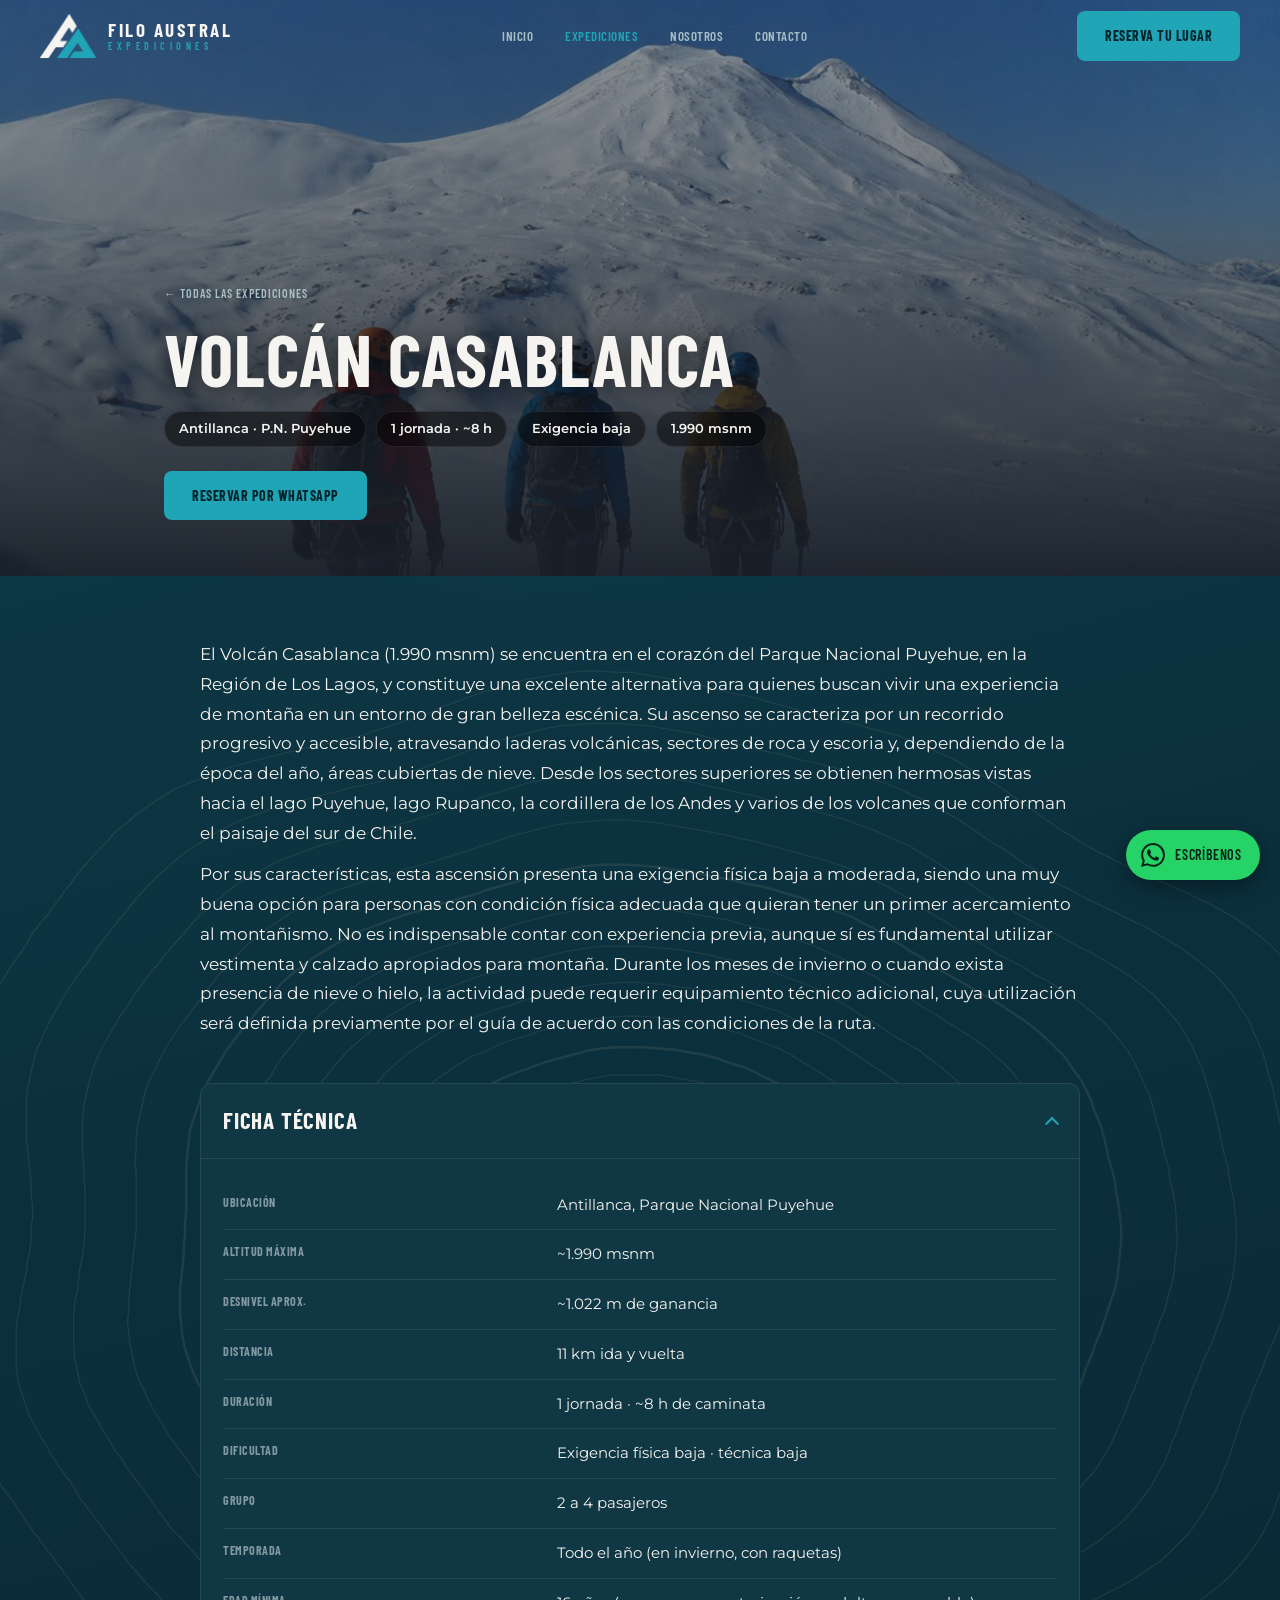
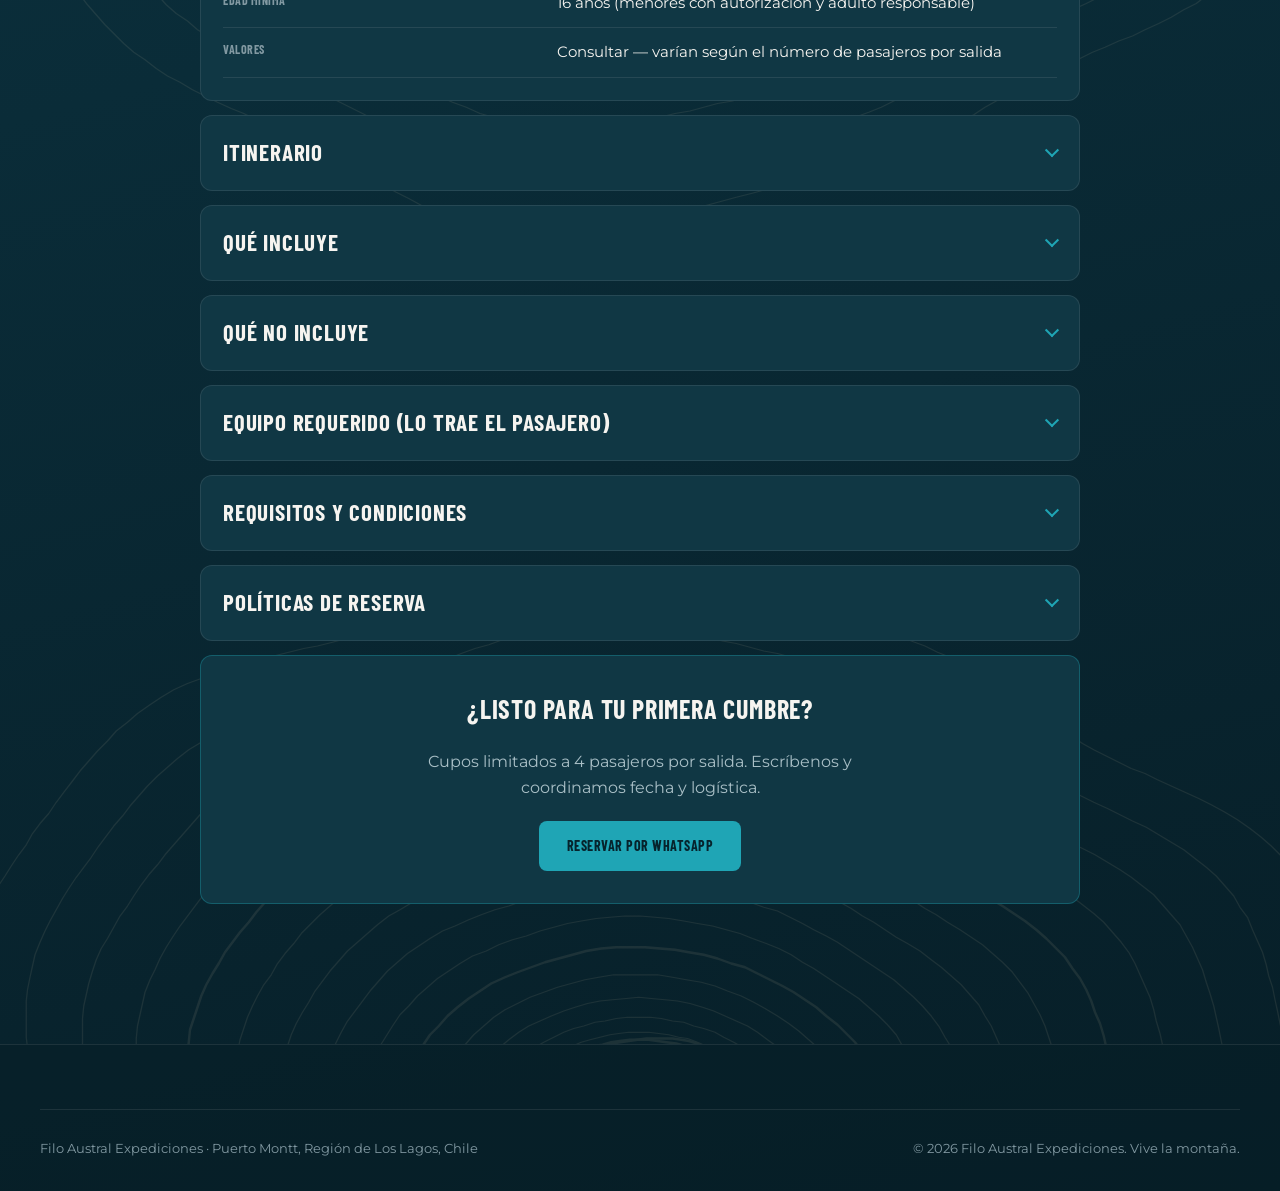
<file: casablanca.html>
<!DOCTYPE html>
<html lang="es">
<head>
    <meta charset="UTF-8">
    <meta name="viewport" content="width=device-width, initial-scale=1.0">
    <meta name="description" content="Ascensión al Volcán Casablanca / Antillanca (1.990 msnm) con Filo Austral. Programa de 1 día ideal para iniciarse en montaña. Guía WFR, grupos reducidos.">
    <title>Volcán Casablanca | Filo Austral Expediciones</title>
    <meta property="og:title" content="Volcán Casablanca — Filo Austral Expediciones">
    <meta property="og:description" content="El volcán ideal para iniciarse en montaña. 1 día, guía WFR, grupos reducidos.">
    <meta property="og:image" content="https://filoaustralexpediciones.cl/assets/og-image.jpg">
    <link rel="icon" type="image/png" href="assets/favicon.png?v=2">
    <link rel="apple-touch-icon" href="assets/apple-touch-icon.png?v=2">
    <link rel="preconnect" href="https://fonts.googleapis.com">
    <link rel="preconnect" href="https://fonts.gstatic.com" crossorigin>
    <link href="https://fonts.googleapis.com/css2?family=Barlow+Condensed:wght@400;500;600;700&family=Montserrat:ital,wght@0,400;0,500;0,600;0,700;1,500&display=swap" rel="stylesheet">
    <link rel="stylesheet" href="style.css">
</head>
<body>

    <nav class="navbar" id="navbar">
        <div class="nav-container">
            <a href="index.html" class="nav-logo">
                <img src="assets/emblema.png" alt="Filo Austral Expediciones" class="logo-img">
                <span class="logo-lockup"><b>Filo Austral</b><small>Expediciones</small></span>
            </a>
            <ul class="nav-links" id="navLinks">
                <li><a href="index.html">Inicio</a></li>
                <li><a href="expediciones.html" class="active">Expediciones</a></li>
                <li><a href="nosotros.html">Nosotros</a></li>
                <li><a href="contacto.html">Contacto</a></li>
            </ul>
            <a href="index.html#reserva" class="btn btn-accent nav-cta">Reserva tu lugar</a>
            <button class="hamburger" id="hamburger" aria-label="Abrir menú"><span></span><span></span><span></span></button>
        </div>
    </nav>

    <header class="prog-hero">
        <div class="prog-hero-bg" style="background-image:url('assets/casablanca.jpg')"></div>
        <div class="prog-hero-overlay"></div>
        <div class="prog-hero-content">
            <a href="expediciones.html" class="prog-back">← Todas las expediciones</a>
            <h1>Volcán Casablanca</h1>
            <div class="prog-meta">
                <span class="prog-chip">Antillanca · P.N. Puyehue</span>
                <span class="prog-chip">1 jornada · ~8 h</span>
                <span class="prog-chip">Exigencia baja</span>
                <span class="prog-chip">1.990 msnm</span>
            </div>
            <div class="prog-hero-actions">
                <a href="https://wa.me/56968600866?text=Hola%20Filo%20Austral%20%F0%9F%91%8B%20quiero%20reservar%20el%20Volc%C3%A1n%20Casablanca" target="_blank" rel="noopener" class="btn btn-accent">Reservar por WhatsApp</a>
            </div>
        </div>
    </header>

    <main class="prog-main" style="--curvas:url('assets/curvas-casablanca.svg')">
        <div class="prog-doc">

            <div class="print-only print-header">
                <img src="assets/logo-print.png" alt="Filo Austral Expediciones">
                <div class="ph-title"><b>Volcán Casablanca</b><span>Filo Austral Expediciones · Vive la Montaña</span></div>
            </div>

            <section class="prog-section">
                <p class="prog-lead">El Volcán Casablanca (1.990 msnm) se encuentra en el corazón del Parque Nacional Puyehue, en la Región de Los Lagos, y constituye una excelente alternativa para quienes buscan vivir una experiencia de montaña en un entorno de gran belleza escénica. Su ascenso se caracteriza por un recorrido progresivo y accesible, atravesando laderas volcánicas, sectores de roca y escoria y, dependiendo de la época del año, áreas cubiertas de nieve. Desde los sectores superiores se obtienen hermosas vistas hacia el lago Puyehue, lago Rupanco, la cordillera de los Andes y varios de los volcanes que conforman el paisaje del sur de Chile.</p>
                <p class="prog-lead">Por sus características, esta ascensión presenta una exigencia física baja a moderada, siendo una muy buena opción para personas con condición física adecuada que quieran tener un primer acercamiento al montañismo. No es indispensable contar con experiencia previa, aunque sí es fundamental utilizar vestimenta y calzado apropiados para montaña. Durante los meses de invierno o cuando exista presencia de nieve o hielo, la actividad puede requerir equipamiento técnico adicional, cuya utilización será definida previamente por el guía de acuerdo con las condiciones de la ruta.</p>
            </section>

            <details class="prog-acc" open>
                <summary><h2>Ficha técnica</h2></summary>
                <div class="acc-body">
                    <table class="ficha-table">
                        <tr><th>Ubicación</th><td>Antillanca, Parque Nacional Puyehue</td></tr>
                        <tr><th>Altitud máxima</th><td>~1.990 msnm</td></tr>
                        <tr><th>Desnivel aprox.</th><td>~1.022 m de ganancia</td></tr>
                        <tr><th>Distancia</th><td>11 km ida y vuelta</td></tr>
                        <tr><th>Duración</th><td>1 jornada · ~8 h de caminata</td></tr>
                        <tr><th>Dificultad</th><td>Exigencia física baja · técnica baja</td></tr>
                        <tr><th>Grupo</th><td>2 a 4 pasajeros</td></tr>
                        <tr><th>Temporada</th><td>Todo el año (en invierno, con raquetas)</td></tr>
                        <tr><th>Edad mínima</th><td>16 años (menores con autorización y adulto responsable)</td></tr>
                        <tr><th>Valores</th><td>Consultar — varían según el número de pasajeros por salida</td></tr>
                    </table>
                </div>
            </details>

            <details class="prog-acc">
                <summary><h2>Itinerario</h2></summary>
                <div class="acc-body">
                    <div class="itinerario-day">
                        <h3>Jornada única</h3>
                        <ul>
                            <li><b>03:00</b> Búsqueda de pasajeros en Puerto Montt (transporte incluido).</li>
                            <li><b>05:30</b> Llegada a Antillanca, registro y charla técnica.</li>
                            <li><b>06:00</b> Inicio del sendero.</li>
                            <li><b>10:30</b> Cumbre (1.990 m), vistas a los lagos y volcanes.</li>
                            <li><b>11:00</b> Inicio del descenso.</li>
                            <li><b>14:30</b> Llegada al transporte y retorno.</li>
                            <li><b>17:30</b> Llegada a Puerto Montt y término de la actividad.</li>
                        </ul>
                    </div>
                    <p><b>La cumbre nunca está garantizada:</b> las condiciones de montaña y la seguridad del grupo mandan.</p>
                </div>
            </details>

            <details class="prog-acc">
                <summary><h2>Qué incluye</h2></summary>
                <div class="acc-body">
                    <div class="dos-cols">
                        <ul class="lista-check">
                            <li>Traslado ida y vuelta desde Puerto Montt</li>
                            <li>Póliza de seguro con cobertura montañismo</li>
                            <li>Guías especializados en terreno</li>
                        </ul>
                        <ul class="lista-check">
                            <li>Equipo técnico: casco, arnés, crampones y piolet</li>
                            <li>Bastones de trekking</li>
                        </ul>
                    </div>
                </div>
            </details>

            <details class="prog-acc">
                <summary><h2>Qué no incluye</h2></summary>
                <div class="acc-body">
                    <ul class="lista-x">
                        <li>Alimentación e hidratación (responsabilidad de cada pasajero)</li>
                        <li>Botas de montaña</li>
                        <li>Vestuario de montaña y artículos personales</li>
                        <li>Mochila y linterna frontal</li>
                        <li>Bolsa de basura</li>
                    </ul>
                </div>
            </details>

            <details class="prog-acc">
                <summary><h2>Equipo requerido (lo trae el pasajero)</h2></summary>
                <div class="acc-body">
                    <ul class="equipo-list">
                        <li>Mochila de 35 litros o más</li>
                        <li>Botas técnicas de montaña, suela rígida, aptas para crampones</li>
                        <li>Sistema de 3 capas (térmica, polar/pluma, impermeable)</li>
                        <li>2 pares de guantes (abrigo e impermeables)</li>
                        <li>Gorro de abrigo, gorro de sol (jockey) y buff/bandana</li>
                        <li>Lentes de sol categoría 3–4 (polarizados)</li>
                        <li>Protección solar (bloqueador y protector labial)</li>
                        <li>Calcetas de trekking largas y ropa interior deportiva</li>
                        <li>Linterna frontal con pilas de recambio</li>
                        <li>Polainas</li>
                        <li>Alimentación e hidratación (mín. 2 litros de agua)</li>
                        <li>Ropa de cambio</li>
                    </ul>
                </div>
            </details>

            <details class="prog-acc">
                <summary><h2>Requisitos y condiciones</h2></summary>
                <div class="acc-body">
                    <ul class="policy-list">
                        <li><b>Estado físico:</b> apto para quienes hacen actividad física ocasional. Ideal como primera montaña.</li>
                        <li><b>Experiencia:</b> no se requiere experiencia previa; la técnica básica se enseña en la charla y en ruta.</li>
                        <li><b>Salud:</b> declaración de salud y aptitud física firmada antes de la actividad.</li>
                        <li><b>Conducta:</b> no consumir alcohol ni drogas, seguir las instrucciones del guía y no separarse del grupo.</li>
                        <li><b>Clima:</b> ante condiciones inseguras se reagenda sin costo o se ofrece ruta alternativa.</li>
                    </ul>
                </div>
            </details>

            <details class="prog-acc">
                <summary><h2>Políticas de reserva</h2></summary>
                <div class="acc-body">
                    <ul class="policy-list">
                        <li>Para asegurar tu cupo se abona el <b>50%</b> del valor; el saldo se paga antes de la salida.</li>
                        <li>La actividad se <b>confirma 7 días antes</b> según el pronóstico. Si cancelas antes de esa confirmación, se devuelve el 100% del abono.</li>
                        <li>Si Filo Austral cancela por clima o fuerza mayor, se reagenda o se devuelve la totalidad de lo pagado.</li>
                        <li>Debes completar la <b>ficha del pasajero y la declaración jurada</b> (Ley de Turismo 20.423) al menos 5 días antes.</li>
                    </ul>
                </div>
            </details>


            <section class="prog-section prog-cta">
                <h2>¿Listo para tu primera cumbre?</h2>
                <p>Cupos limitados a 4 pasajeros por salida. Escríbenos y coordinamos fecha y logística.</p>
                <a href="https://wa.me/56968600866?text=Hola%20Filo%20Austral%20%F0%9F%91%8B%20quiero%20reservar%20el%20Volc%C3%A1n%20Casablanca" target="_blank" rel="noopener" class="btn btn-accent">Reservar por WhatsApp</a>
            </section>

        </div>
    </main>

    <footer class="footer">
        <div class="container">
            <div class="footer-bottom">
                <p>Filo Austral Expediciones · Puerto Montt, Región de Los Lagos, Chile</p>
                <p>© 2026 Filo Austral Expediciones. Vive la montaña.</p>
            </div>
        </div>
    </footer>

    <script>
        const nav = document.getElementById('navbar');
        addEventListener('scroll', () => nav.classList.toggle('scrolled', scrollY > 40));
        const h = document.getElementById('hamburger'), nl = document.getElementById('navLinks');
        h.addEventListener('click', () => { h.classList.toggle('open'); nl.classList.toggle('open'); });
        // al imprimir/guardar en PDF se despliegan todas las secciones
        addEventListener('beforeprint', () => document.querySelectorAll('.prog-acc').forEach(d => d.open = true));
    </script>
    <a href="https://wa.me/56968600866?text=Hola%20Filo%20Austral%20%F0%9F%91%8B%20Vi%20el%20programa%20del%20Volc%C3%A1n%20Casablanca%20y%20quiero%20informaci%C3%B3n%20para%20reservar." target="_blank" rel="noopener" class="wa-fab" aria-label="Escríbenos por WhatsApp"><svg viewBox="0 0 24 24" fill="currentColor" width="24" height="24"><path d="M17.472 14.382c-.297-.149-1.758-.867-2.03-.967-.273-.099-.471-.148-.67.15-.197.297-.767.966-.94 1.164-.173.199-.347.223-.644.075-.297-.15-1.255-.463-2.39-1.475-.883-.788-1.48-1.761-1.653-2.059-.173-.297-.018-.458.13-.606.134-.133.298-.347.446-.52.149-.174.198-.298.298-.497.099-.198.05-.371-.025-.52-.075-.149-.669-1.612-.916-2.207-.242-.579-.487-.5-.669-.51-.173-.008-.371-.01-.57-.01-.198 0-.52.074-.792.372-.272.297-1.04 1.016-1.04 2.479 0 1.462 1.065 2.875 1.213 3.074.149.198 2.096 3.2 5.077 4.487.709.306 1.262.489 1.694.625.712.227 1.36.195 1.871.118.571-.085 1.758-.719 2.006-1.413.248-.694.248-1.289.173-1.413-.074-.124-.272-.198-.57-.347m-5.421 7.403h-.004a9.87 9.87 0 01-5.031-1.378l-.361-.214-3.741.982.998-3.648-.235-.374a9.86 9.86 0 01-1.51-5.26c.001-5.45 4.436-9.884 9.888-9.884 2.64 0 5.122 1.03 6.988 2.898a9.825 9.825 0 012.893 6.994c-.003 5.45-4.437 9.884-9.885 9.884m8.413-18.297A11.815 11.815 0 0012.05 0C5.495 0 .16 5.335.157 11.892c0 2.096.547 4.142 1.588 5.945L.057 24l6.305-1.654a11.882 11.882 0 005.683 1.448h.005c6.554 0 11.89-5.335 11.893-11.893a11.821 11.821 0 00-3.48-8.413z"/></svg><span>Escríbenos</span></a>
</body>
</html>
</file>
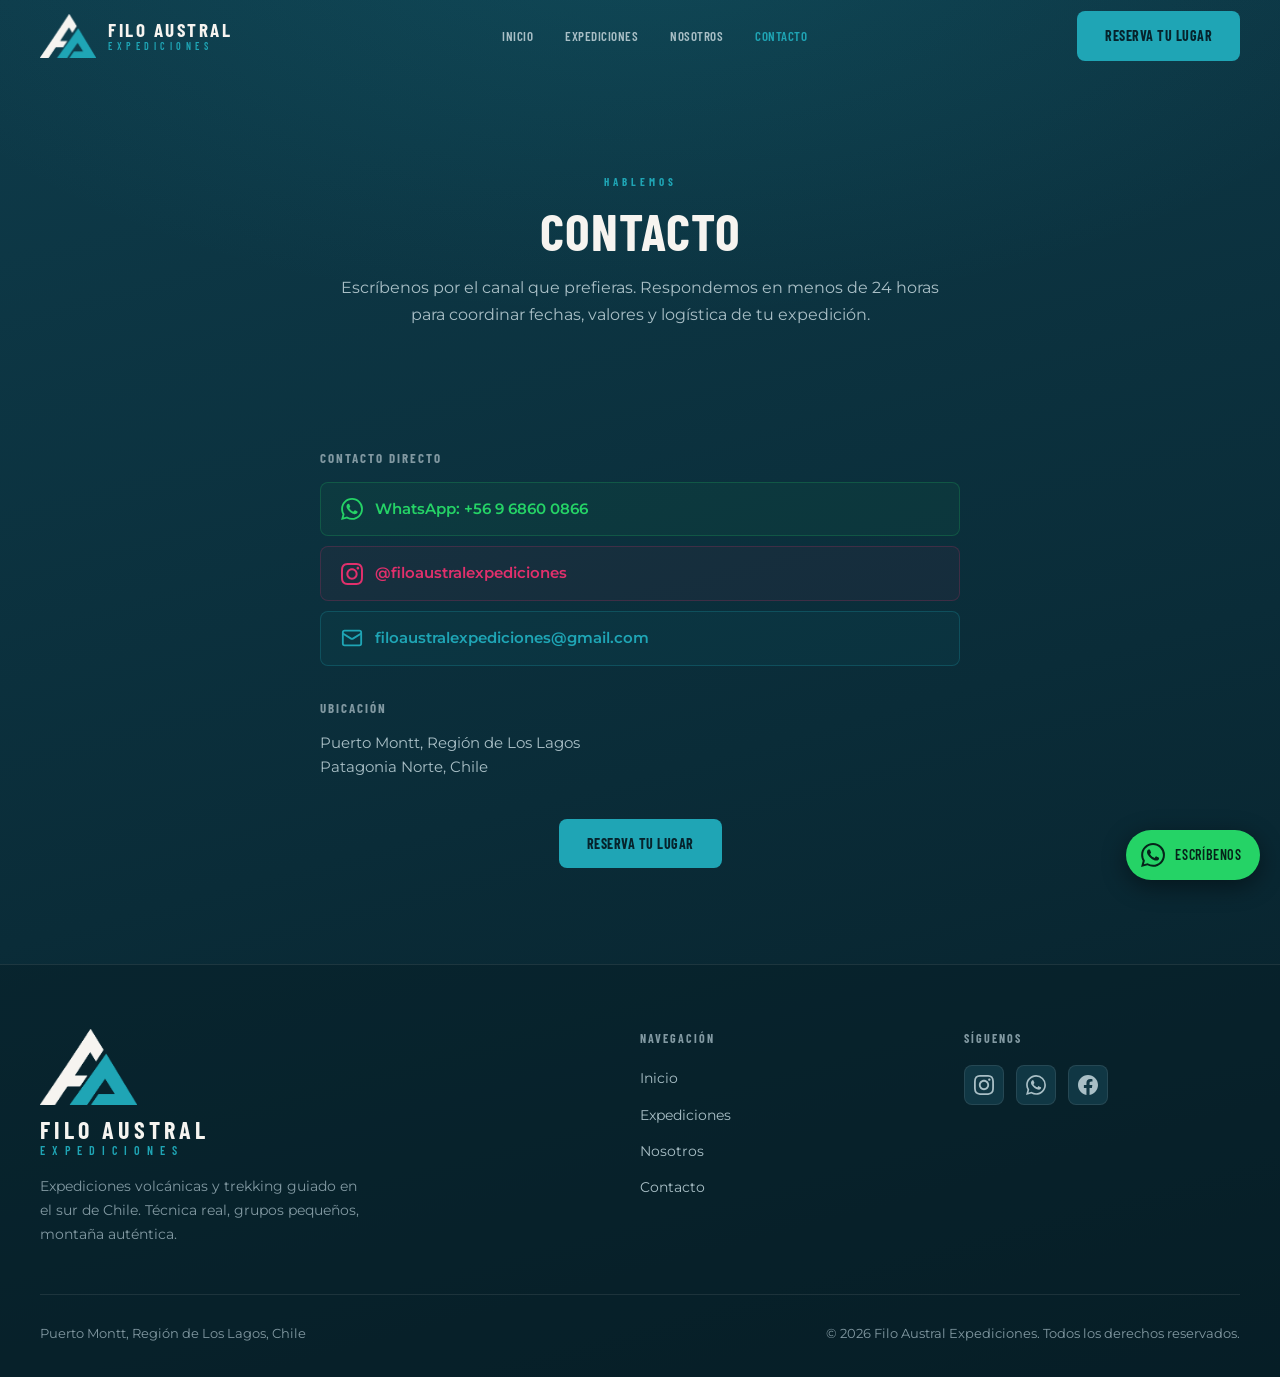
<file: contacto.html>
<!DOCTYPE html>
<html lang="es">
<head>
    <meta charset="UTF-8">
    <meta name="viewport" content="width=device-width, initial-scale=1.0">
    <meta name="description" content="Contacta a Filo Austral Expediciones: WhatsApp, Instagram o correo. Puerto Montt, Región de Los Lagos, Chile.">
    <title>Contacto | Filo Austral Expediciones</title>

    <meta property="og:title" content="Contacto — Filo Austral Expediciones">
    <meta property="og:description" content="Escríbenos por WhatsApp, Instagram o correo y coordinamos tu expedición.">
    <meta property="og:image" content="https://filoaustralexpediciones.cl/assets/og-image.jpg">
    <meta property="og:type" content="website">

    <link rel="icon" type="image/png" href="assets/favicon.png?v=2">
    <link rel="apple-touch-icon" href="assets/apple-touch-icon.png?v=2">

    <link rel="preconnect" href="https://fonts.googleapis.com">
    <link rel="preconnect" href="https://fonts.gstatic.com" crossorigin>
    <link href="https://fonts.googleapis.com/css2?family=Barlow+Condensed:wght@400;500;600;700&family=Montserrat:ital,wght@0,400;0,500;0,600;0,700;1,500&display=swap" rel="stylesheet">

    <link href="https://unpkg.com/aos@2.3.1/dist/aos.css" rel="stylesheet">
    <link rel="stylesheet" href="style.css">
</head>
<body>

    <!-- ===================== NAVBAR ===================== -->
    <nav class="navbar" id="navbar">
        <div class="nav-container">
            <a href="index.html" class="nav-logo">
                <img src="assets/emblema.png" alt="Filo Austral Expediciones" class="logo-img">
                <span class="logo-lockup"><b>Filo Austral</b><small>Expediciones</small></span>
            </a>
            <ul class="nav-links" id="navLinks">
                <li><a href="index.html">Inicio</a></li>
                <li><a href="expediciones.html">Expediciones</a></li>
                <li><a href="nosotros.html">Nosotros</a></li>
                <li><a href="contacto.html" class="active">Contacto</a></li>
            </ul>
            <a href="index.html#reserva" class="btn btn-accent nav-cta">Reserva tu lugar</a>
            <button class="hamburger" id="hamburger" aria-label="Abrir menú">
                <span></span><span></span><span></span>
            </button>
        </div>
    </nav>

    <!-- ===================== ENCABEZADO ===================== -->
    <header class="page-hero">
        <span class="section-tag">Hablemos</span>
        <h1 class="section-title">Contacto</h1>
        <p class="section-desc">Escríbenos por el canal que prefieras. Respondemos en menos de 24 horas para coordinar fechas, valores y logística de tu expedición.</p>
    </header>

    <!-- ===================== CANALES ===================== -->
    <section class="section">
        <div class="container">
            <div class="contacto-page">

                <div class="info-block" data-aos="fade-up">
                    <h4>Contacto directo</h4>
                    <a href="https://wa.me/56968600866" target="_blank" rel="noopener" class="contact-link whatsapp">
                        <svg viewBox="0 0 24 24" fill="currentColor" width="22" height="22"><path d="M17.472 14.382c-.297-.149-1.758-.867-2.03-.967-.273-.099-.471-.148-.67.15-.197.297-.767.966-.94 1.164-.173.199-.347.223-.644.075-.297-.15-1.255-.463-2.39-1.475-.883-.788-1.48-1.761-1.653-2.059-.173-.297-.018-.458.13-.606.134-.133.298-.347.446-.52.149-.174.198-.298.298-.497.099-.198.05-.371-.025-.52-.075-.149-.669-1.612-.916-2.207-.242-.579-.487-.5-.669-.51-.173-.008-.371-.01-.57-.01-.198 0-.52.074-.792.372-.272.297-1.04 1.016-1.04 2.479 0 1.462 1.065 2.875 1.213 3.074.149.198 2.096 3.2 5.077 4.487.709.306 1.262.489 1.694.625.712.227 1.36.195 1.871.118.571-.085 1.758-.719 2.006-1.413.248-.694.248-1.289.173-1.413-.074-.124-.272-.198-.57-.347m-5.421 7.403h-.004a9.87 9.87 0 01-5.031-1.378l-.361-.214-3.741.982.998-3.648-.235-.374a9.86 9.86 0 01-1.51-5.26c.001-5.45 4.436-9.884 9.888-9.884 2.64 0 5.122 1.03 6.988 2.898a9.825 9.825 0 012.893 6.994c-.003 5.45-4.437 9.884-9.885 9.884m8.413-18.297A11.815 11.815 0 0012.05 0C5.495 0 .16 5.335.157 11.892c0 2.096.547 4.142 1.588 5.945L.057 24l6.305-1.654a11.882 11.882 0 005.683 1.448h.005c6.554 0 11.89-5.335 11.893-11.893a11.821 11.821 0 00-3.48-8.413z"/></svg>
                        WhatsApp: +56 9 6860 0866
                    </a>
                    <a href="https://www.instagram.com/filoaustralexpediciones/" target="_blank" rel="noopener" class="contact-link instagram">
                        <svg viewBox="0 0 24 24" fill="currentColor" width="22" height="22"><path d="M12 2.163c3.204 0 3.584.012 4.85.07 3.252.148 4.771 1.691 4.919 4.919.058 1.265.069 1.645.069 4.849 0 3.205-.012 3.584-.069 4.849-.149 3.225-1.664 4.771-4.919 4.919-1.266.058-1.644.07-4.85.07-3.204 0-3.584-.012-4.849-.07-3.26-.149-4.771-1.699-4.919-4.92-.058-1.265-.07-1.644-.07-4.849 0-3.204.013-3.583.07-4.849.149-3.227 1.664-4.771 4.919-4.919 1.266-.057 1.645-.069 4.849-.069zm0-2.163c-3.259 0-3.667.014-4.947.072-4.358.2-6.78 2.618-6.98 6.98-.059 1.281-.073 1.689-.073 4.948 0 3.259.014 3.668.072 4.948.2 4.358 2.618 6.78 6.98 6.98 1.281.058 1.689.072 4.948.072 3.259 0 3.668-.014 4.948-.072 4.354-.2 6.782-2.618 6.979-6.98.059-1.28.073-1.689.073-4.948 0-3.259-.014-3.667-.072-4.947-.196-4.354-2.617-6.78-6.979-6.98-1.281-.059-1.69-.073-4.949-.073zm0 5.838c-3.403 0-6.162 2.759-6.162 6.162s2.759 6.163 6.162 6.163 6.162-2.759 6.162-6.163c0-3.403-2.759-6.162-6.162-6.162zm0 10.162c-2.209 0-4-1.79-4-4 0-2.209 1.791-4 4-4s4 1.791 4 4c0 2.21-1.791 4-4 4zm6.406-11.845c-.796 0-1.441.645-1.441 1.44s.645 1.44 1.441 1.44c.795 0 1.439-.645 1.439-1.44s-.644-1.44-1.439-1.44z"/></svg>
                        @filoaustralexpediciones
                    </a>
                    <a href="mailto:filoaustralexpediciones@gmail.com" class="contact-link email">
                        <svg viewBox="0 0 24 24" fill="none" stroke="currentColor" stroke-width="2" width="22" height="22"><rect x="2" y="4" width="20" height="16" rx="2"/><path d="m22 7-8.97 5.7a1.94 1.94 0 0 1-2.06 0L2 7"/></svg>
                        filoaustralexpediciones@gmail.com
                    </a>
                </div>

                <div class="info-block" data-aos="fade-up" data-aos-delay="50">
                    <h4>Ubicación</h4>
                    <p>Puerto Montt, Región de Los Lagos<br>Patagonia Norte, Chile</p>
                </div>

                <div class="cta-final" data-aos="fade-up" data-aos-delay="150">
                    <a href="index.html#reserva" class="btn btn-accent">Reserva tu lugar</a>
                </div>

            </div>
        </div>
    </section>

    <!-- ===================== FOOTER ===================== -->
    <footer class="footer">
        <div class="container">
            <div class="footer-grid">
                <div class="footer-brand">
                    <div class="footer-lockup">
                        <img src="assets/emblema.png" alt="Filo Austral Expediciones" class="footer-emblema">
                        <span class="footer-wordmark"><b>Filo Austral</b><small>Expediciones</small></span>
                    </div>
                    <p>Expediciones volcánicas y trekking guiado en el sur de Chile. Técnica real, grupos pequeños, montaña auténtica.</p>
                </div>
                <div class="footer-links">
                    <h4>Navegación</h4>
                    <ul>
                        <li><a href="index.html">Inicio</a></li>
                        <li><a href="expediciones.html">Expediciones</a></li>
                        <li><a href="nosotros.html">Nosotros</a></li>
                        <li><a href="contacto.html">Contacto</a></li>
                    </ul>
                </div>
                <div class="footer-redes">
                    <h4>Síguenos</h4>
                    <div class="social-links">
                        <a href="https://www.instagram.com/filoaustralexpediciones/" target="_blank" rel="noopener" aria-label="Instagram">
                            <svg viewBox="0 0 24 24" fill="currentColor" width="20" height="20"><path d="M12 2.163c3.204 0 3.584.012 4.85.07 3.252.148 4.771 1.691 4.919 4.919.058 1.265.069 1.645.069 4.849 0 3.205-.012 3.584-.069 4.849-.149 3.225-1.664 4.771-4.919 4.919-1.266.058-1.644.07-4.85.07-3.204 0-3.584-.012-4.849-.07-3.26-.149-4.771-1.699-4.919-4.92-.058-1.265-.07-1.644-.07-4.849 0-3.204.013-3.583.07-4.849.149-3.227 1.664-4.771 4.919-4.919 1.266-.057 1.645-.069 4.849-.069zm0-2.163c-3.259 0-3.667.014-4.947.072-4.358.2-6.78 2.618-6.98 6.98-.059 1.281-.073 1.689-.073 4.948 0 3.259.014 3.668.072 4.948.2 4.358 2.618 6.78 6.98 6.98 1.281.058 1.689.072 4.948.072 3.259 0 3.668-.014 4.948-.072 4.354-.2 6.782-2.618 6.979-6.98.059-1.28.073-1.689.073-4.948 0-3.259-.014-3.667-.072-4.947-.196-4.354-2.617-6.78-6.979-6.98-1.281-.059-1.69-.073-4.949-.073zm0 5.838c-3.403 0-6.162 2.759-6.162 6.162s2.759 6.163 6.162 6.163 6.162-2.759 6.162-6.163c0-3.403-2.759-6.162-6.162-6.162zm0 10.162c-2.209 0-4-1.79-4-4 0-2.209 1.791-4 4-4s4 1.791 4 4c0 2.21-1.791 4-4 4zm6.406-11.845c-.796 0-1.441.645-1.441 1.44s.645 1.44 1.441 1.44c.795 0 1.439-.645 1.439-1.44s-.644-1.44-1.439-1.44z"/></svg>
                        </a>
                        <a href="https://wa.me/56968600866" target="_blank" rel="noopener" aria-label="WhatsApp">
                            <svg viewBox="0 0 24 24" fill="currentColor" width="20" height="20"><path d="M17.472 14.382c-.297-.149-1.758-.867-2.03-.967-.273-.099-.471-.148-.67.15-.197.297-.767.966-.94 1.164-.173.199-.347.223-.644.075-.297-.15-1.255-.463-2.39-1.475-.883-.788-1.48-1.761-1.653-2.059-.173-.297-.018-.458.13-.606.134-.133.298-.347.446-.52.149-.174.198-.298.298-.497.099-.198.05-.371-.025-.52-.075-.149-.669-1.612-.916-2.207-.242-.579-.487-.5-.669-.51-.173-.008-.371-.01-.57-.01-.198 0-.52.074-.792.372-.272.297-1.04 1.016-1.04 2.479 0 1.462 1.065 2.875 1.213 3.074.149.198 2.096 3.2 5.077 4.487.709.306 1.262.489 1.694.625.712.227 1.36.195 1.871.118.571-.085 1.758-.719 2.006-1.413.248-.694.248-1.289.173-1.413-.074-.124-.272-.198-.57-.347m-5.421 7.403h-.004a9.87 9.87 0 01-5.031-1.378l-.361-.214-3.741.982.998-3.648-.235-.374a9.86 9.86 0 01-1.51-5.26c.001-5.45 4.436-9.884 9.888-9.884 2.64 0 5.122 1.03 6.988 2.898a9.825 9.825 0 012.893 6.994c-.003 5.45-4.437 9.884-9.885 9.884m8.413-18.297A11.815 11.815 0 0012.05 0C5.495 0 .16 5.335.157 11.892c0 2.096.547 4.142 1.588 5.945L.057 24l6.305-1.654a11.882 11.882 0 005.683 1.448h.005c6.554 0 11.89-5.335 11.893-11.893a11.821 11.821 0 00-3.48-8.413z"/></svg>
                        </a>
                        <a href="https://www.facebook.com/profile.php?id=61591895283219" target="_blank" rel="noopener" aria-label="Facebook">
                            <svg viewBox="0 0 24 24" fill="currentColor" width="20" height="20"><path d="M24 12.073c0-6.627-5.373-12-12-12s-12 5.373-12 12c0 5.99 4.388 10.954 10.125 11.854v-8.385H7.078v-3.47h3.047V9.43c0-3.007 1.792-4.669 4.533-4.669 1.312 0 2.686.235 2.686.235v2.953H15.83c-1.491 0-1.956.925-1.956 1.874v2.25h3.328l-.532 3.47h-2.796v8.385C19.612 23.027 24 18.062 24 12.073z"/></svg>
                        </a>
                    </div>
                </div>
            </div>
            <div class="footer-bottom">
                <p>Puerto Montt, Región de Los Lagos, Chile</p>
                <p>© 2026 Filo Austral Expediciones. Todos los derechos reservados.</p>
            </div>
        </div>
    </footer>

    <script src="https://unpkg.com/aos@2.3.1/dist/aos.js"></script>
    <script src="script.js"></script>
    <a href="https://wa.me/56968600866?text=Hola%20Filo%20Austral%20%F0%9F%91%8B%20Vi%20su%20sitio%20web%20y%20quiero%20informaci%C3%B3n%20sobre%20las%20expediciones." target="_blank" rel="noopener" class="wa-fab" aria-label="Escríbenos por WhatsApp"><svg viewBox="0 0 24 24" fill="currentColor" width="24" height="24"><path d="M17.472 14.382c-.297-.149-1.758-.867-2.03-.967-.273-.099-.471-.148-.67.15-.197.297-.767.966-.94 1.164-.173.199-.347.223-.644.075-.297-.15-1.255-.463-2.39-1.475-.883-.788-1.48-1.761-1.653-2.059-.173-.297-.018-.458.13-.606.134-.133.298-.347.446-.52.149-.174.198-.298.298-.497.099-.198.05-.371-.025-.52-.075-.149-.669-1.612-.916-2.207-.242-.579-.487-.5-.669-.51-.173-.008-.371-.01-.57-.01-.198 0-.52.074-.792.372-.272.297-1.04 1.016-1.04 2.479 0 1.462 1.065 2.875 1.213 3.074.149.198 2.096 3.2 5.077 4.487.709.306 1.262.489 1.694.625.712.227 1.36.195 1.871.118.571-.085 1.758-.719 2.006-1.413.248-.694.248-1.289.173-1.413-.074-.124-.272-.198-.57-.347m-5.421 7.403h-.004a9.87 9.87 0 01-5.031-1.378l-.361-.214-3.741.982.998-3.648-.235-.374a9.86 9.86 0 01-1.51-5.26c.001-5.45 4.436-9.884 9.888-9.884 2.64 0 5.122 1.03 6.988 2.898a9.825 9.825 0 012.893 6.994c-.003 5.45-4.437 9.884-9.885 9.884m8.413-18.297A11.815 11.815 0 0012.05 0C5.495 0 .16 5.335.157 11.892c0 2.096.547 4.142 1.588 5.945L.057 24l6.305-1.654a11.882 11.882 0 005.683 1.448h.005c6.554 0 11.89-5.335 11.893-11.893a11.821 11.821 0 00-3.48-8.413z"/></svg><span>Escríbenos</span></a>
</body>
</html>
</file>
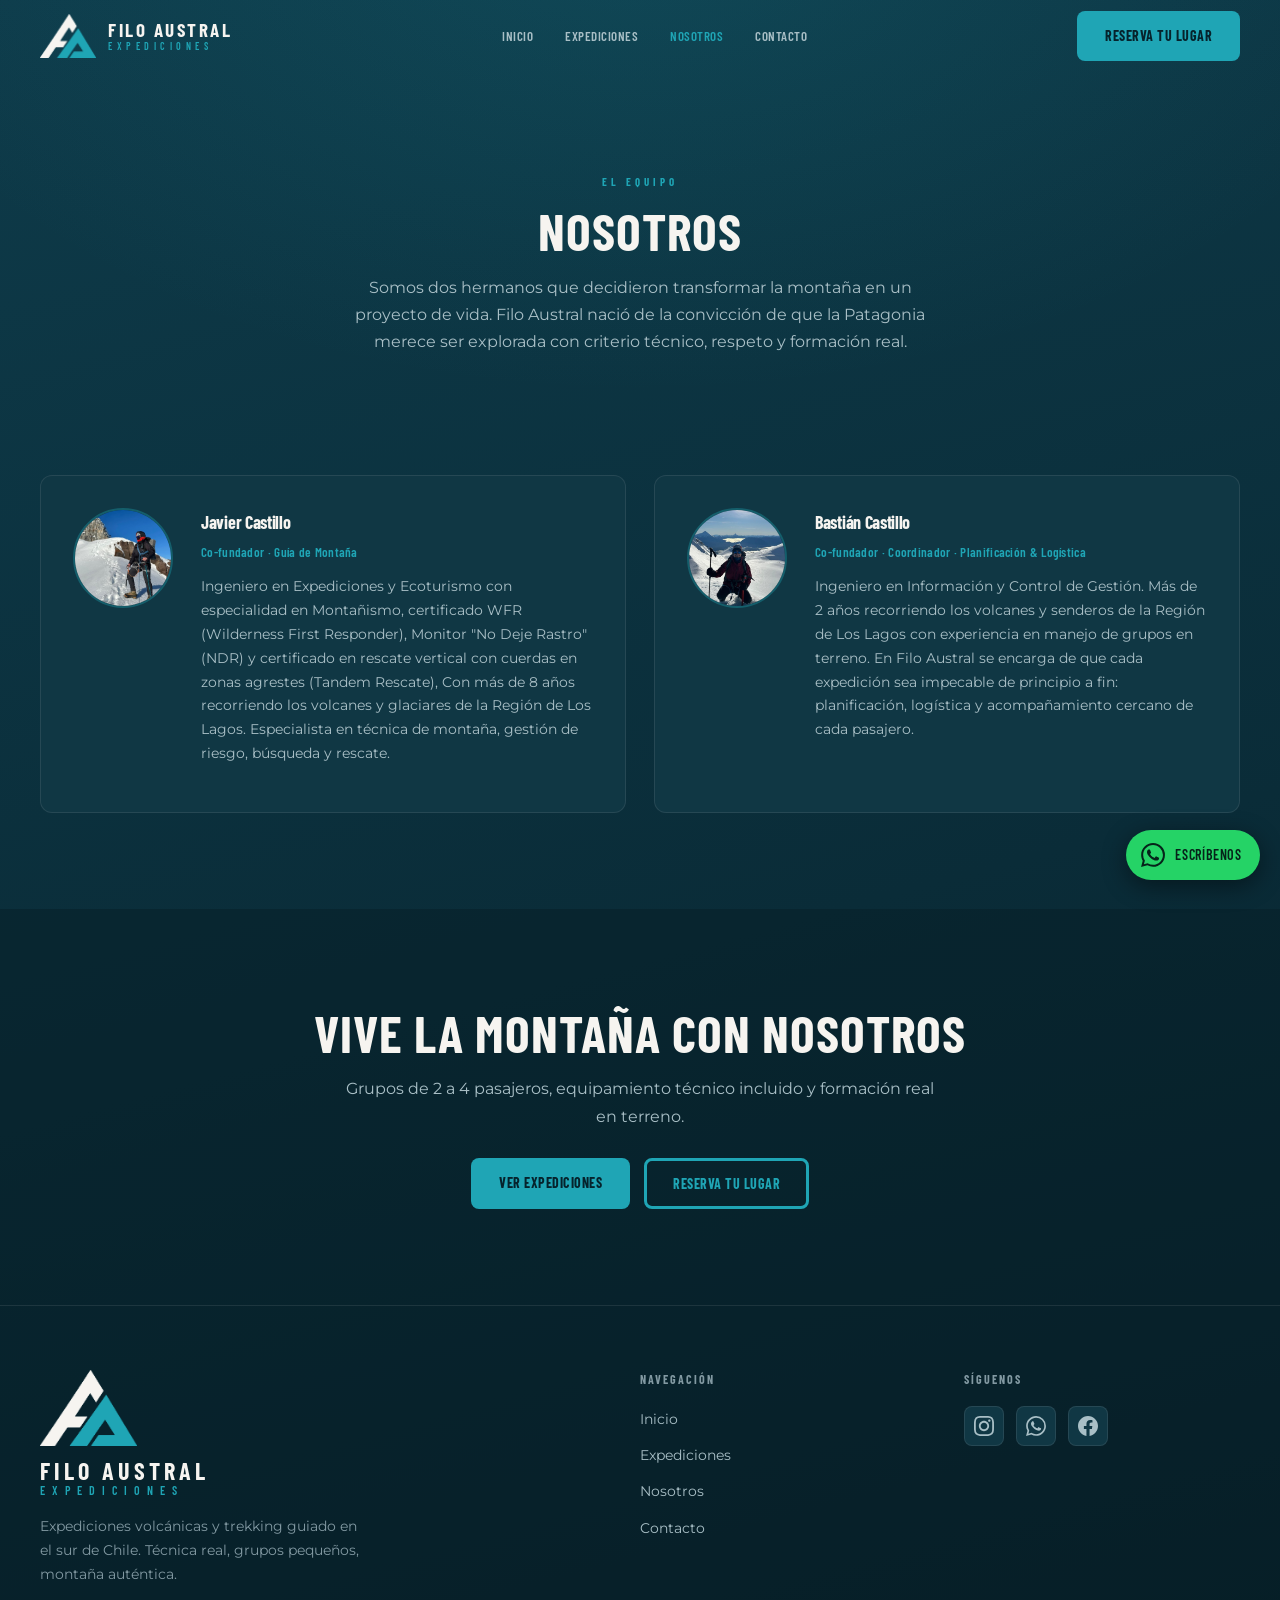
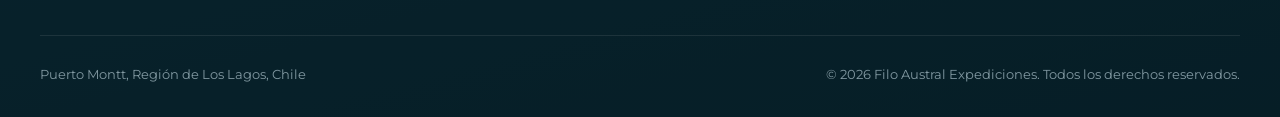
<file: nosotros.html>
<!DOCTYPE html>
<html lang="es">
<head>
    <meta charset="UTF-8">
    <meta name="viewport" content="width=device-width, initial-scale=1.0">
    <meta name="description" content="Conoce al equipo de Filo Austral Expediciones: dos hermanos que transformaron la montaña en un proyecto de vida. Guías certificados WFR en la Región de Los Lagos.">
    <title>Nosotros | Filo Austral Expediciones</title>

    <meta property="og:title" content="Nosotros — Filo Austral Expediciones">
    <meta property="og:description" content="Dos hermanos que transformaron la montaña en un proyecto de vida. Guías certificados WFR.">
    <meta property="og:image" content="https://filoaustralexpediciones.cl/assets/og-image.jpg">
    <meta property="og:type" content="website">

    <link rel="icon" type="image/png" href="assets/favicon.png?v=2">
    <link rel="apple-touch-icon" href="assets/apple-touch-icon.png?v=2">

    <link rel="preconnect" href="https://fonts.googleapis.com">
    <link rel="preconnect" href="https://fonts.gstatic.com" crossorigin>
    <link href="https://fonts.googleapis.com/css2?family=Barlow+Condensed:wght@400;500;600;700&family=Montserrat:ital,wght@0,400;0,500;0,600;0,700;1,500&display=swap" rel="stylesheet">

    <link href="https://unpkg.com/aos@2.3.1/dist/aos.css" rel="stylesheet">
    <link rel="stylesheet" href="style.css">
</head>
<body>

    <!-- ===================== NAVBAR ===================== -->
    <nav class="navbar" id="navbar">
        <div class="nav-container">
            <a href="index.html" class="nav-logo">
                <img src="assets/emblema.png" alt="Filo Austral Expediciones" class="logo-img">
                <span class="logo-lockup"><b>Filo Austral</b><small>Expediciones</small></span>
            </a>
            <ul class="nav-links" id="navLinks">
                <li><a href="index.html">Inicio</a></li>
                <li><a href="expediciones.html">Expediciones</a></li>
                <li><a href="nosotros.html" class="active">Nosotros</a></li>
                <li><a href="contacto.html">Contacto</a></li>
            </ul>
            <a href="index.html#reserva" class="btn btn-accent nav-cta">Reserva tu lugar</a>
            <button class="hamburger" id="hamburger" aria-label="Abrir menú">
                <span></span><span></span><span></span>
            </button>
        </div>
    </nav>

    <!-- ===================== ENCABEZADO ===================== -->
    <header class="page-hero">
        <span class="section-tag">El equipo</span>
        <h1 class="section-title">Nosotros</h1>
        <p class="section-desc">Somos dos hermanos que decidieron transformar la montaña en un proyecto de vida. Filo Austral nació de la convicción de que la Patagonia merece ser explorada con criterio técnico, respeto y formación real.</p>
    </header>

    <!-- ===================== GUÍAS ===================== -->
    <section class="section" id="guias">
        <div class="container">
            <div class="guias-grid">

                <div class="guia-card" data-aos="fade-up" data-aos-delay="0">
                    <div class="guia-foto">
                        <img src="assets/javier.jpg" alt="Javier Castillo" loading="lazy">
                    </div>
                    <div class="guia-info">
                        <h3 class="guia-nombre">Javier Castillo</h3>
                        <p class="guia-rol">Co-fundador · Guía de Montaña</p>
                        <p class="guia-bio">Ingeniero en Expediciones y Ecoturismo con especialidad en Montañismo, certificado WFR (Wilderness First Responder), Monitor "No Deje Rastro"(NDR) y certificado en rescate vertical con cuerdas en zonas agrestes (Tandem Rescate), Con más de 8 años recorriendo los volcanes y glaciares de la Región de Los Lagos. Especialista en técnica de montaña, gestión de riesgo, búsqueda y rescate.</p>
                    </div>
                </div>

                <div class="guia-card" data-aos="fade-up" data-aos-delay="150">
                    <div class="guia-foto">
                        <img src="assets/bastian.jpg" alt="Bastián Castillo" loading="lazy">
                    </div>
                    <div class="guia-info">
                        <h3 class="guia-nombre">Bastián Castillo</h3>
                        <p class="guia-rol">Co-fundador · Coordinador · Planificación & Logística</p>
                        <p class="guia-bio">Ingeniero en Información y Control de Gestión. Más de 2 años recorriendo los volcanes y senderos de la Región de Los Lagos con experiencia en manejo de grupos en terreno. En Filo Austral se encarga de que cada expedición sea impecable de principio a fin: planificación, logística y acompañamiento cercano de cada pasajero.</p>
                    </div>
                </div>

            </div>
        </div>
    </section>

    <!-- ===================== CTA ===================== -->
    <section class="section section-dark">
        <div class="container">
            <div class="section-header" data-aos="fade-up" style="margin-bottom:0">
                <h2 class="section-title">Vive la montaña con nosotros</h2>
                <p class="section-desc">Grupos de 2 a 4 pasajeros, equipamiento técnico incluido y formación real en terreno.</p>
                <div class="hero-actions" style="margin-top:28px">
                    <a href="expediciones.html" class="btn btn-accent">Ver expediciones</a>
                    <a href="index.html#reserva" class="btn btn-ghost">Reserva tu lugar</a>
                </div>
            </div>
        </div>
    </section>

    <!-- ===================== FOOTER ===================== -->
    <footer class="footer">
        <div class="container">
            <div class="footer-grid">
                <div class="footer-brand">
                    <div class="footer-lockup">
                        <img src="assets/emblema.png" alt="Filo Austral Expediciones" class="footer-emblema">
                        <span class="footer-wordmark"><b>Filo Austral</b><small>Expediciones</small></span>
                    </div>
                    <p>Expediciones volcánicas y trekking guiado en el sur de Chile. Técnica real, grupos pequeños, montaña auténtica.</p>
                </div>
                <div class="footer-links">
                    <h4>Navegación</h4>
                    <ul>
                        <li><a href="index.html">Inicio</a></li>
                        <li><a href="expediciones.html">Expediciones</a></li>
                        <li><a href="nosotros.html">Nosotros</a></li>
                        <li><a href="contacto.html">Contacto</a></li>
                    </ul>
                </div>
                <div class="footer-redes">
                    <h4>Síguenos</h4>
                    <div class="social-links">
                        <a href="https://www.instagram.com/filoaustralexpediciones/" target="_blank" rel="noopener" aria-label="Instagram">
                            <svg viewBox="0 0 24 24" fill="currentColor" width="20" height="20"><path d="M12 2.163c3.204 0 3.584.012 4.85.07 3.252.148 4.771 1.691 4.919 4.919.058 1.265.069 1.645.069 4.849 0 3.205-.012 3.584-.069 4.849-.149 3.225-1.664 4.771-4.919 4.919-1.266.058-1.644.07-4.85.07-3.204 0-3.584-.012-4.849-.07-3.26-.149-4.771-1.699-4.919-4.92-.058-1.265-.07-1.644-.07-4.849 0-3.204.013-3.583.07-4.849.149-3.227 1.664-4.771 4.919-4.919 1.266-.057 1.645-.069 4.849-.069zm0-2.163c-3.259 0-3.667.014-4.947.072-4.358.2-6.78 2.618-6.98 6.98-.059 1.281-.073 1.689-.073 4.948 0 3.259.014 3.668.072 4.948.2 4.358 2.618 6.78 6.98 6.98 1.281.058 1.689.072 4.948.072 3.259 0 3.668-.014 4.948-.072 4.354-.2 6.782-2.618 6.979-6.98.059-1.28.073-1.689.073-4.948 0-3.259-.014-3.667-.072-4.947-.196-4.354-2.617-6.78-6.979-6.98-1.281-.059-1.69-.073-4.949-.073zm0 5.838c-3.403 0-6.162 2.759-6.162 6.162s2.759 6.163 6.162 6.163 6.162-2.759 6.162-6.163c0-3.403-2.759-6.162-6.162-6.162zm0 10.162c-2.209 0-4-1.79-4-4 0-2.209 1.791-4 4-4s4 1.791 4 4c0 2.21-1.791 4-4 4zm6.406-11.845c-.796 0-1.441.645-1.441 1.44s.645 1.44 1.441 1.44c.795 0 1.439-.645 1.439-1.44s-.644-1.44-1.439-1.44z"/></svg>
                        </a>
                        <a href="https://wa.me/56968600866" target="_blank" rel="noopener" aria-label="WhatsApp">
                            <svg viewBox="0 0 24 24" fill="currentColor" width="20" height="20"><path d="M17.472 14.382c-.297-.149-1.758-.867-2.03-.967-.273-.099-.471-.148-.67.15-.197.297-.767.966-.94 1.164-.173.199-.347.223-.644.075-.297-.15-1.255-.463-2.39-1.475-.883-.788-1.48-1.761-1.653-2.059-.173-.297-.018-.458.13-.606.134-.133.298-.347.446-.52.149-.174.198-.298.298-.497.099-.198.05-.371-.025-.52-.075-.149-.669-1.612-.916-2.207-.242-.579-.487-.5-.669-.51-.173-.008-.371-.01-.57-.01-.198 0-.52.074-.792.372-.272.297-1.04 1.016-1.04 2.479 0 1.462 1.065 2.875 1.213 3.074.149.198 2.096 3.2 5.077 4.487.709.306 1.262.489 1.694.625.712.227 1.36.195 1.871.118.571-.085 1.758-.719 2.006-1.413.248-.694.248-1.289.173-1.413-.074-.124-.272-.198-.57-.347m-5.421 7.403h-.004a9.87 9.87 0 01-5.031-1.378l-.361-.214-3.741.982.998-3.648-.235-.374a9.86 9.86 0 01-1.51-5.26c.001-5.45 4.436-9.884 9.888-9.884 2.64 0 5.122 1.03 6.988 2.898a9.825 9.825 0 012.893 6.994c-.003 5.45-4.437 9.884-9.885 9.884m8.413-18.297A11.815 11.815 0 0012.05 0C5.495 0 .16 5.335.157 11.892c0 2.096.547 4.142 1.588 5.945L.057 24l6.305-1.654a11.882 11.882 0 005.683 1.448h.005c6.554 0 11.89-5.335 11.893-11.893a11.821 11.821 0 00-3.48-8.413z"/></svg>
                        </a>
                        <a href="https://www.facebook.com/profile.php?id=61591895283219" target="_blank" rel="noopener" aria-label="Facebook">
                            <svg viewBox="0 0 24 24" fill="currentColor" width="20" height="20"><path d="M24 12.073c0-6.627-5.373-12-12-12s-12 5.373-12 12c0 5.99 4.388 10.954 10.125 11.854v-8.385H7.078v-3.47h3.047V9.43c0-3.007 1.792-4.669 4.533-4.669 1.312 0 2.686.235 2.686.235v2.953H15.83c-1.491 0-1.956.925-1.956 1.874v2.25h3.328l-.532 3.47h-2.796v8.385C19.612 23.027 24 18.062 24 12.073z"/></svg>
                        </a>
                    </div>
                </div>
            </div>
            <div class="footer-bottom">
                <p>Puerto Montt, Región de Los Lagos, Chile</p>
                <p>© 2026 Filo Austral Expediciones. Todos los derechos reservados.</p>
            </div>
        </div>
    </footer>

    <script src="https://unpkg.com/aos@2.3.1/dist/aos.js"></script>
    <script src="script.js"></script>
    <a href="https://wa.me/56968600866?text=Hola%20Filo%20Austral%20%F0%9F%91%8B%20Vi%20su%20sitio%20web%20y%20quiero%20informaci%C3%B3n%20sobre%20las%20expediciones." target="_blank" rel="noopener" class="wa-fab" aria-label="Escríbenos por WhatsApp"><svg viewBox="0 0 24 24" fill="currentColor" width="24" height="24"><path d="M17.472 14.382c-.297-.149-1.758-.867-2.03-.967-.273-.099-.471-.148-.67.15-.197.297-.767.966-.94 1.164-.173.199-.347.223-.644.075-.297-.15-1.255-.463-2.39-1.475-.883-.788-1.48-1.761-1.653-2.059-.173-.297-.018-.458.13-.606.134-.133.298-.347.446-.52.149-.174.198-.298.298-.497.099-.198.05-.371-.025-.52-.075-.149-.669-1.612-.916-2.207-.242-.579-.487-.5-.669-.51-.173-.008-.371-.01-.57-.01-.198 0-.52.074-.792.372-.272.297-1.04 1.016-1.04 2.479 0 1.462 1.065 2.875 1.213 3.074.149.198 2.096 3.2 5.077 4.487.709.306 1.262.489 1.694.625.712.227 1.36.195 1.871.118.571-.085 1.758-.719 2.006-1.413.248-.694.248-1.289.173-1.413-.074-.124-.272-.198-.57-.347m-5.421 7.403h-.004a9.87 9.87 0 01-5.031-1.378l-.361-.214-3.741.982.998-3.648-.235-.374a9.86 9.86 0 01-1.51-5.26c.001-5.45 4.436-9.884 9.888-9.884 2.64 0 5.122 1.03 6.988 2.898a9.825 9.825 0 012.893 6.994c-.003 5.45-4.437 9.884-9.885 9.884m8.413-18.297A11.815 11.815 0 0012.05 0C5.495 0 .16 5.335.157 11.892c0 2.096.547 4.142 1.588 5.945L.057 24l6.305-1.654a11.882 11.882 0 005.683 1.448h.005c6.554 0 11.89-5.335 11.893-11.893a11.821 11.821 0 00-3.48-8.413z"/></svg><span>Escríbenos</span></a>
</body>
</html>
</file>
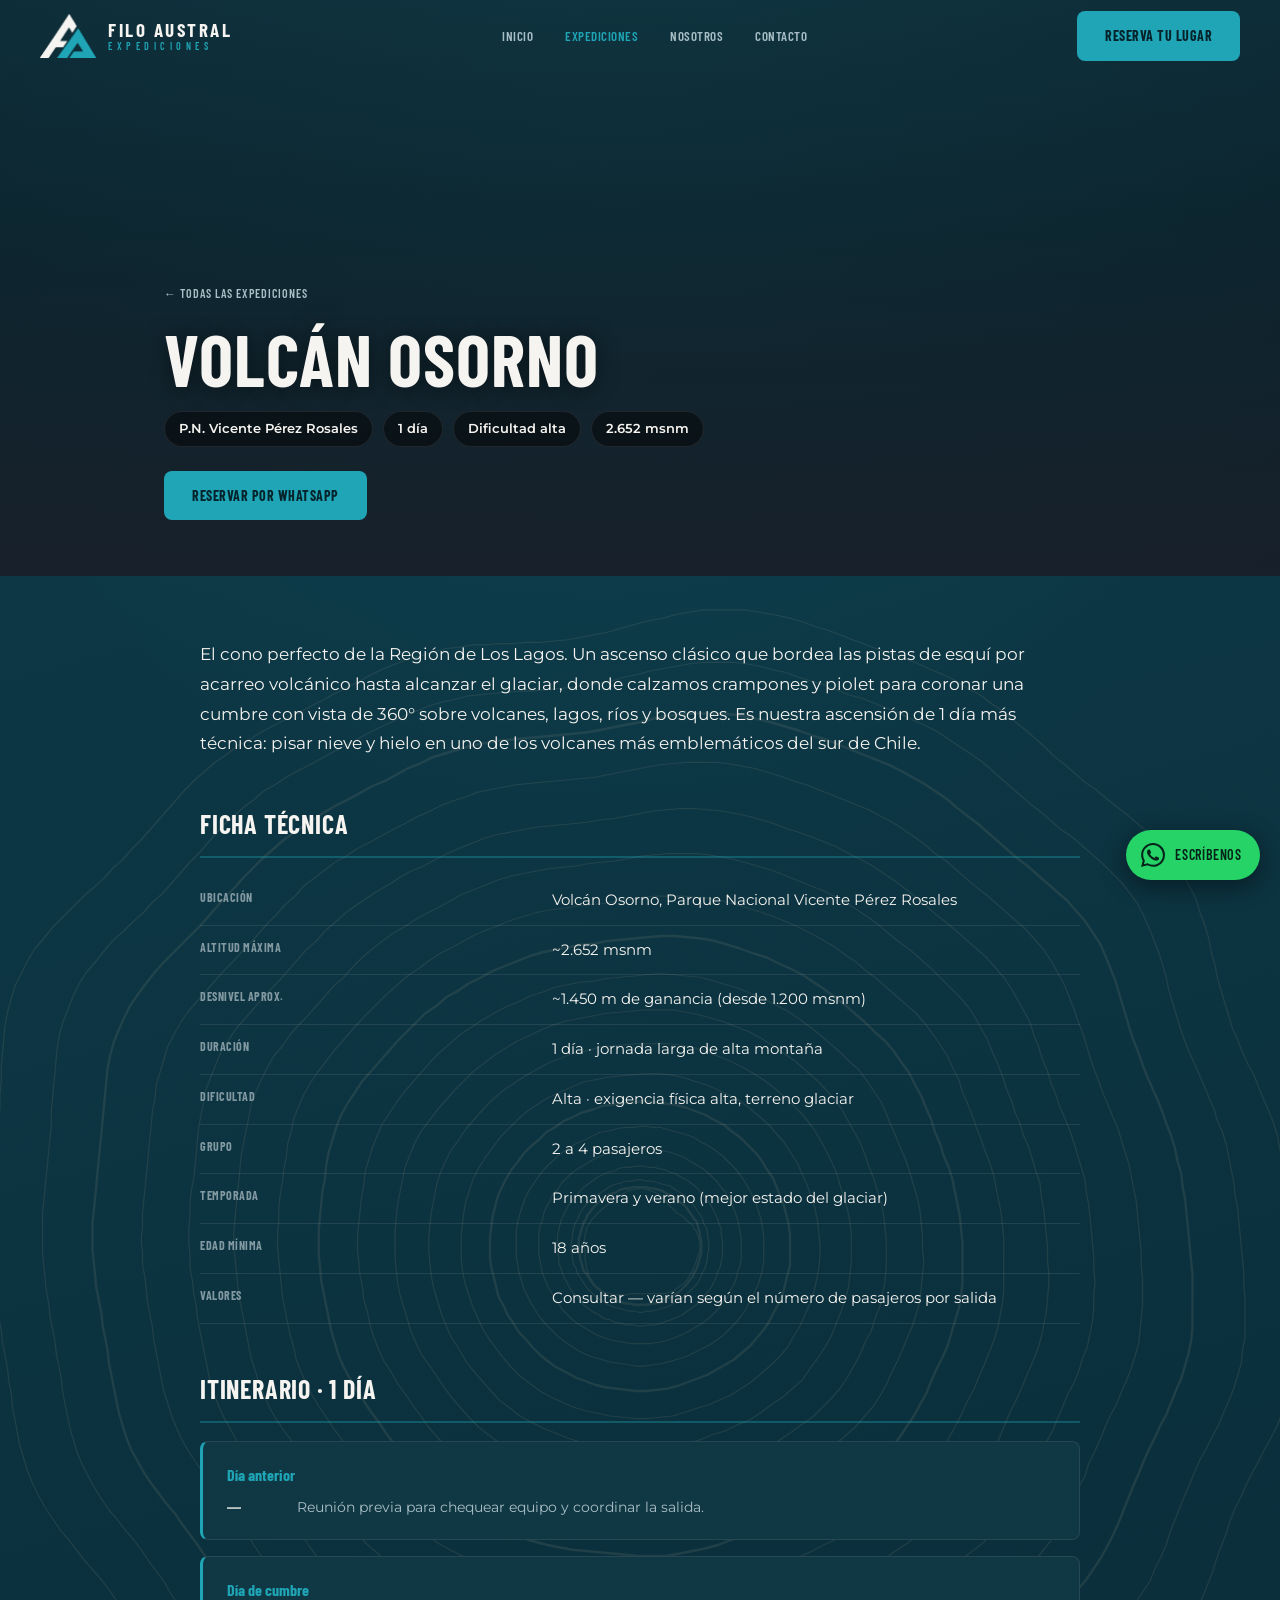
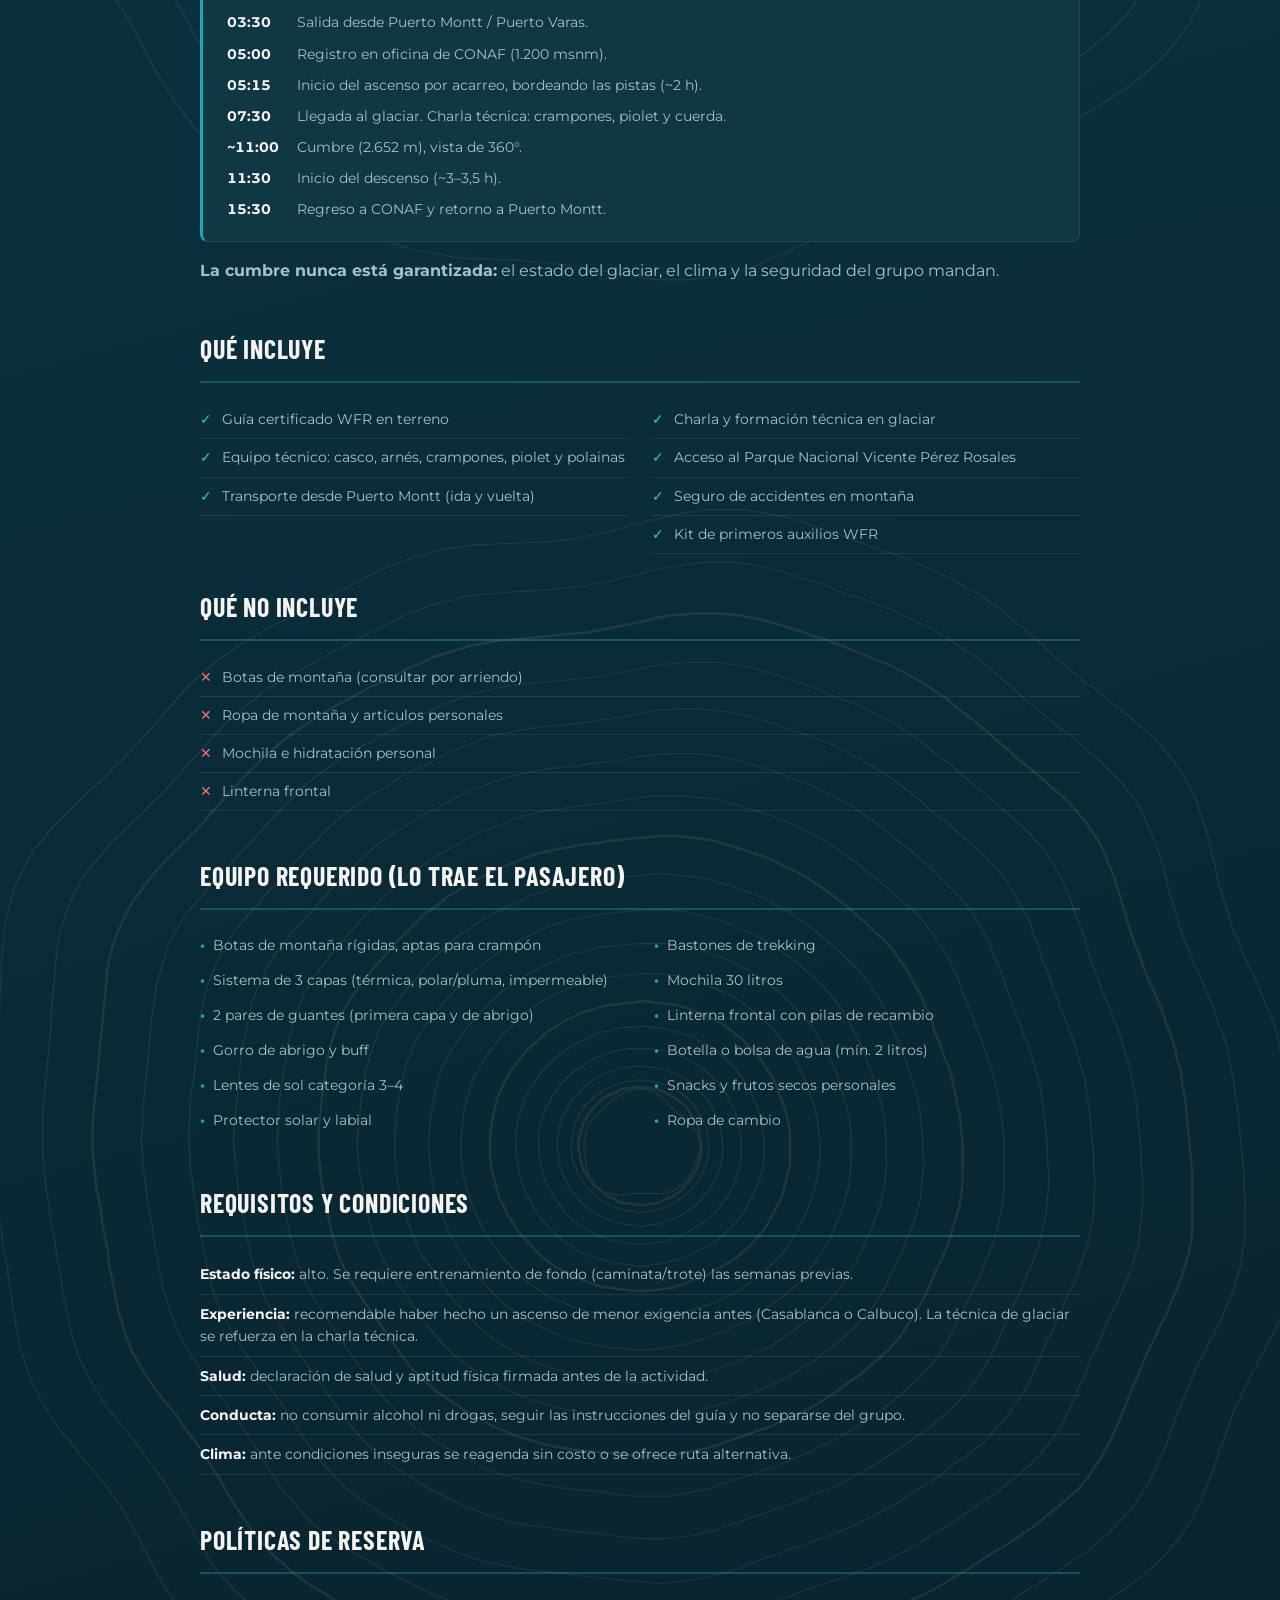
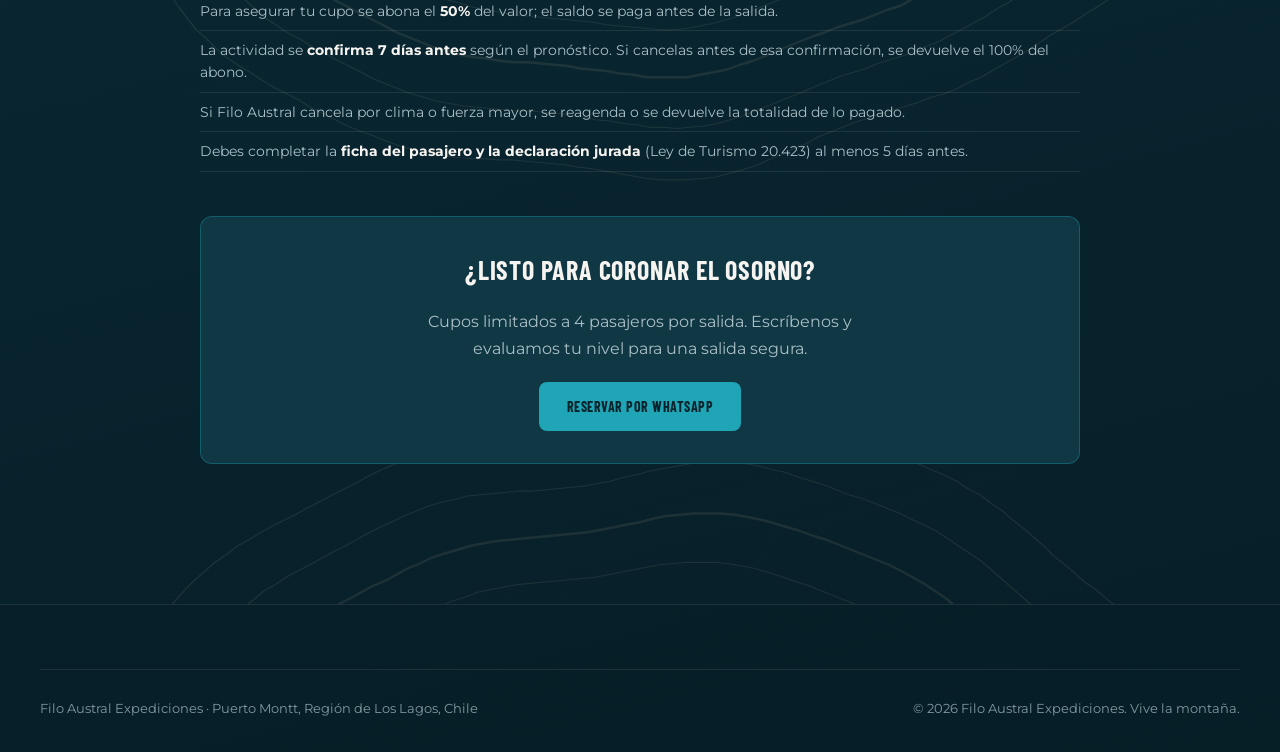
<file: osorno.html>
<!DOCTYPE html>
<html lang="es">
<head>
    <meta charset="UTF-8">
    <meta name="viewport" content="width=device-width, initial-scale=1.0">
    <meta name="description" content="Ascensión al Volcán Osorno (2.652 msnm) con Filo Austral. Ascenso sobre glaciar con crampones y piolet, cumbre de 360°. Guía WFR, grupos reducidos.">
    <title>Volcán Osorno | Filo Austral Expediciones</title>
    <meta property="og:title" content="Volcán Osorno — Filo Austral Expediciones">
    <meta property="og:description" content="El cono perfecto de la Región de Los Lagos. Ascenso glaciar de 1 día. Guía WFR.">
    <meta property="og:image" content="https://filoaustralexpediciones.cl/assets/og-image.jpg">
    <link rel="icon" type="image/png" href="assets/favicon.png?v=2">
    <link rel="apple-touch-icon" href="assets/apple-touch-icon.png?v=2">
    <link rel="preconnect" href="https://fonts.googleapis.com">
    <link rel="preconnect" href="https://fonts.gstatic.com" crossorigin>
    <link href="https://fonts.googleapis.com/css2?family=Barlow+Condensed:wght@400;500;600;700&family=Montserrat:ital,wght@0,400;0,500;0,600;0,700;1,500&display=swap" rel="stylesheet">
    <link rel="stylesheet" href="style.css">
</head>
<body>

    <nav class="navbar" id="navbar">
        <div class="nav-container">
            <a href="index.html" class="nav-logo">
                <img src="assets/emblema.png" alt="Filo Austral Expediciones" class="logo-img">
                <span class="logo-lockup"><b>Filo Austral</b><small>Expediciones</small></span>
            </a>
            <ul class="nav-links" id="navLinks">
                <li><a href="index.html">Inicio</a></li>
                <li><a href="expediciones.html" class="active">Expediciones</a></li>
                <li><a href="nosotros.html">Nosotros</a></li>
                <li><a href="contacto.html">Contacto</a></li>
            </ul>
            <a href="index.html#reserva" class="btn btn-accent nav-cta">Reserva tu lugar</a>
            <button class="hamburger" id="hamburger" aria-label="Abrir menú"><span></span><span></span><span></span></button>
        </div>
    </nav>

    <header class="prog-hero">
        <div class="prog-hero-bg" style="background-image:url('https://images.unsplash.com/photo-1519681393784-d120267933ba?auto=format&fit=crop&w=1920&q=80')"></div>
        <div class="prog-hero-overlay"></div>
        <div class="prog-hero-content">
            <a href="expediciones.html" class="prog-back">← Todas las expediciones</a>
            <h1>Volcán Osorno</h1>
            <div class="prog-meta">
                <span class="prog-chip">P.N. Vicente Pérez Rosales</span>
                <span class="prog-chip">1 día</span>
                <span class="prog-chip">Dificultad alta</span>
                <span class="prog-chip">2.652 msnm</span>
            </div>
            <div class="prog-hero-actions">
                <a href="https://wa.me/56968600866?text=Hola%20Filo%20Austral%20%F0%9F%91%8B%20quiero%20reservar%20el%20Volc%C3%A1n%20Osorno" target="_blank" rel="noopener" class="btn btn-accent">Reservar por WhatsApp</a>
            </div>
        </div>
    </header>

    <main class="prog-main" style="--curvas:url('assets/curvas-osorno.svg')">
        <div class="prog-doc">

            <div class="print-only print-header">
                <img src="assets/logo-print.png" alt="Filo Austral Expediciones">
                <div class="ph-title"><b>Volcán Osorno</b><span>Filo Austral Expediciones · Vive la Montaña</span></div>
            </div>

            <section class="prog-section">
                <p class="prog-lead">El cono perfecto de la Región de Los Lagos. Un ascenso clásico que bordea las pistas de esquí por acarreo volcánico hasta alcanzar el glaciar, donde calzamos crampones y piolet para coronar una cumbre con vista de 360° sobre volcanes, lagos, ríos y bosques. Es nuestra ascensión de 1 día más técnica: pisar nieve y hielo en uno de los volcanes más emblemáticos del sur de Chile.</p>
            </section>

            <section class="prog-section">
                <h2>Ficha técnica</h2>
                <table class="ficha-table">
                    <tr><th>Ubicación</th><td>Volcán Osorno, Parque Nacional Vicente Pérez Rosales</td></tr>
                    <tr><th>Altitud máxima</th><td>~2.652 msnm</td></tr>
                    <tr><th>Desnivel aprox.</th><td>~1.450 m de ganancia (desde 1.200 msnm)</td></tr>
                    <tr><th>Duración</th><td>1 día · jornada larga de alta montaña</td></tr>
                    <tr><th>Dificultad</th><td>Alta · exigencia física alta, terreno glaciar</td></tr>
                    <tr><th>Grupo</th><td>2 a 4 pasajeros</td></tr>
                    <tr><th>Temporada</th><td>Primavera y verano (mejor estado del glaciar)</td></tr>
                    <tr><th>Edad mínima</th><td>18 años</td></tr>
                    <tr><th>Valores</th><td>Consultar — varían según el número de pasajeros por salida</td></tr>
                </table>
            </section>

            <section class="prog-section">
                <h2>Itinerario · 1 día</h2>
                <div class="itinerario-day">
                    <h3>Día anterior</h3>
                    <ul>
                        <li><b>—</b> Reunión previa para chequear equipo y coordinar la salida.</li>
                    </ul>
                </div>
                <div class="itinerario-day">
                    <h3>Día de cumbre</h3>
                    <ul>
                        <li><b>03:30</b> Salida desde Puerto Montt / Puerto Varas.</li>
                        <li><b>05:00</b> Registro en oficina de CONAF (1.200 msnm).</li>
                        <li><b>05:15</b> Inicio del ascenso por acarreo, bordeando las pistas (~2 h).</li>
                        <li><b>07:30</b> Llegada al glaciar. Charla técnica: crampones, piolet y cuerda.</li>
                        <li><b>~11:00</b> Cumbre (2.652 m), vista de 360°.</li>
                        <li><b>11:30</b> Inicio del descenso (~3–3,5 h).</li>
                        <li><b>15:30</b> Regreso a CONAF y retorno a Puerto Montt.</li>
                    </ul>
                </div>
                <p><b>La cumbre nunca está garantizada:</b> el estado del glaciar, el clima y la seguridad del grupo mandan.</p>
            </section>

            <section class="prog-section">
                <h2>Qué incluye</h2>
                <div class="dos-cols">
                    <ul class="lista-check">
                        <li>Guía certificado WFR en terreno</li>
                        <li>Equipo técnico: casco, arnés, crampones, piolet y polainas</li>
                        <li>Transporte desde Puerto Montt (ida y vuelta)</li>
                    </ul>
                    <ul class="lista-check">
                        <li>Charla y formación técnica en glaciar</li>
                        <li>Acceso al Parque Nacional Vicente Pérez Rosales</li>
                        <li>Seguro de accidentes en montaña</li>
                        <li>Kit de primeros auxilios WFR</li>
                    </ul>
                </div>
                <h2 style="margin-top:32px">Qué no incluye</h2>
                <ul class="lista-x">
                    <li>Botas de montaña (consultar por arriendo)</li>
                    <li>Ropa de montaña y artículos personales</li>
                    <li>Mochila e hidratación personal</li>
                    <li>Linterna frontal</li>
                </ul>
            </section>

            <section class="prog-section">
                <h2>Equipo requerido (lo trae el pasajero)</h2>
                <ul class="equipo-list">
                    <li>Botas de montaña rígidas, aptas para crampón</li>
                    <li>Sistema de 3 capas (térmica, polar/pluma, impermeable)</li>
                    <li>2 pares de guantes (primera capa y de abrigo)</li>
                    <li>Gorro de abrigo y buff</li>
                    <li>Lentes de sol categoría 3–4</li>
                    <li>Protector solar y labial</li>
                    <li>Bastones de trekking</li>
                    <li>Mochila 30 litros</li>
                    <li>Linterna frontal con pilas de recambio</li>
                    <li>Botella o bolsa de agua (mín. 2 litros)</li>
                    <li>Snacks y frutos secos personales</li>
                    <li>Ropa de cambio</li>
                </ul>
            </section>

            <section class="prog-section">
                <h2>Requisitos y condiciones</h2>
                <ul class="policy-list">
                    <li><b>Estado físico:</b> alto. Se requiere entrenamiento de fondo (caminata/trote) las semanas previas.</li>
                    <li><b>Experiencia:</b> recomendable haber hecho un ascenso de menor exigencia antes (Casablanca o Calbuco). La técnica de glaciar se refuerza en la charla técnica.</li>
                    <li><b>Salud:</b> declaración de salud y aptitud física firmada antes de la actividad.</li>
                    <li><b>Conducta:</b> no consumir alcohol ni drogas, seguir las instrucciones del guía y no separarse del grupo.</li>
                    <li><b>Clima:</b> ante condiciones inseguras se reagenda sin costo o se ofrece ruta alternativa.</li>
                </ul>
            </section>

            <section class="prog-section">
                <h2>Políticas de reserva</h2>
                <ul class="policy-list">
                    <li>Para asegurar tu cupo se abona el <b>50%</b> del valor; el saldo se paga antes de la salida.</li>
                    <li>La actividad se <b>confirma 7 días antes</b> según el pronóstico. Si cancelas antes de esa confirmación, se devuelve el 100% del abono.</li>
                    <li>Si Filo Austral cancela por clima o fuerza mayor, se reagenda o se devuelve la totalidad de lo pagado.</li>
                    <li>Debes completar la <b>ficha del pasajero y la declaración jurada</b> (Ley de Turismo 20.423) al menos 5 días antes.</li>
                </ul>
            </section>


            <section class="prog-section prog-cta">
                <h2>¿Listo para coronar el Osorno?</h2>
                <p>Cupos limitados a 4 pasajeros por salida. Escríbenos y evaluamos tu nivel para una salida segura.</p>
                <a href="https://wa.me/56968600866?text=Hola%20Filo%20Austral%20%F0%9F%91%8B%20quiero%20reservar%20el%20Volc%C3%A1n%20Osorno" target="_blank" rel="noopener" class="btn btn-accent">Reservar por WhatsApp</a>
            </section>

        </div>
    </main>

    <footer class="footer">
        <div class="container">
            <div class="footer-bottom">
                <p>Filo Austral Expediciones · Puerto Montt, Región de Los Lagos, Chile</p>
                <p>© 2026 Filo Austral Expediciones. Vive la montaña.</p>
            </div>
        </div>
    </footer>


    <script>
        const nav = document.getElementById('navbar');
        addEventListener('scroll', () => nav.classList.toggle('scrolled', scrollY > 40));
        const h = document.getElementById('hamburger'), nl = document.getElementById('navLinks');
        h.addEventListener('click', () => { h.classList.toggle('open'); nl.classList.toggle('open'); });
    </script>
    <a href="https://wa.me/56968600866?text=Hola%20Filo%20Austral%20%F0%9F%91%8B%20Vi%20el%20programa%20del%20Volc%C3%A1n%20Osorno%20y%20quiero%20informaci%C3%B3n%20para%20reservar." target="_blank" rel="noopener" class="wa-fab" aria-label="Escríbenos por WhatsApp"><svg viewBox="0 0 24 24" fill="currentColor" width="24" height="24"><path d="M17.472 14.382c-.297-.149-1.758-.867-2.03-.967-.273-.099-.471-.148-.67.15-.197.297-.767.966-.94 1.164-.173.199-.347.223-.644.075-.297-.15-1.255-.463-2.39-1.475-.883-.788-1.48-1.761-1.653-2.059-.173-.297-.018-.458.13-.606.134-.133.298-.347.446-.52.149-.174.198-.298.298-.497.099-.198.05-.371-.025-.52-.075-.149-.669-1.612-.916-2.207-.242-.579-.487-.5-.669-.51-.173-.008-.371-.01-.57-.01-.198 0-.52.074-.792.372-.272.297-1.04 1.016-1.04 2.479 0 1.462 1.065 2.875 1.213 3.074.149.198 2.096 3.2 5.077 4.487.709.306 1.262.489 1.694.625.712.227 1.36.195 1.871.118.571-.085 1.758-.719 2.006-1.413.248-.694.248-1.289.173-1.413-.074-.124-.272-.198-.57-.347m-5.421 7.403h-.004a9.87 9.87 0 01-5.031-1.378l-.361-.214-3.741.982.998-3.648-.235-.374a9.86 9.86 0 01-1.51-5.26c.001-5.45 4.436-9.884 9.888-9.884 2.64 0 5.122 1.03 6.988 2.898a9.825 9.825 0 012.893 6.994c-.003 5.45-4.437 9.884-9.885 9.884m8.413-18.297A11.815 11.815 0 0012.05 0C5.495 0 .16 5.335.157 11.892c0 2.096.547 4.142 1.588 5.945L.057 24l6.305-1.654a11.882 11.882 0 005.683 1.448h.005c6.554 0 11.89-5.335 11.893-11.893a11.821 11.821 0 00-3.48-8.413z"/></svg><span>Escríbenos</span></a>
</body>
</html>
</file>
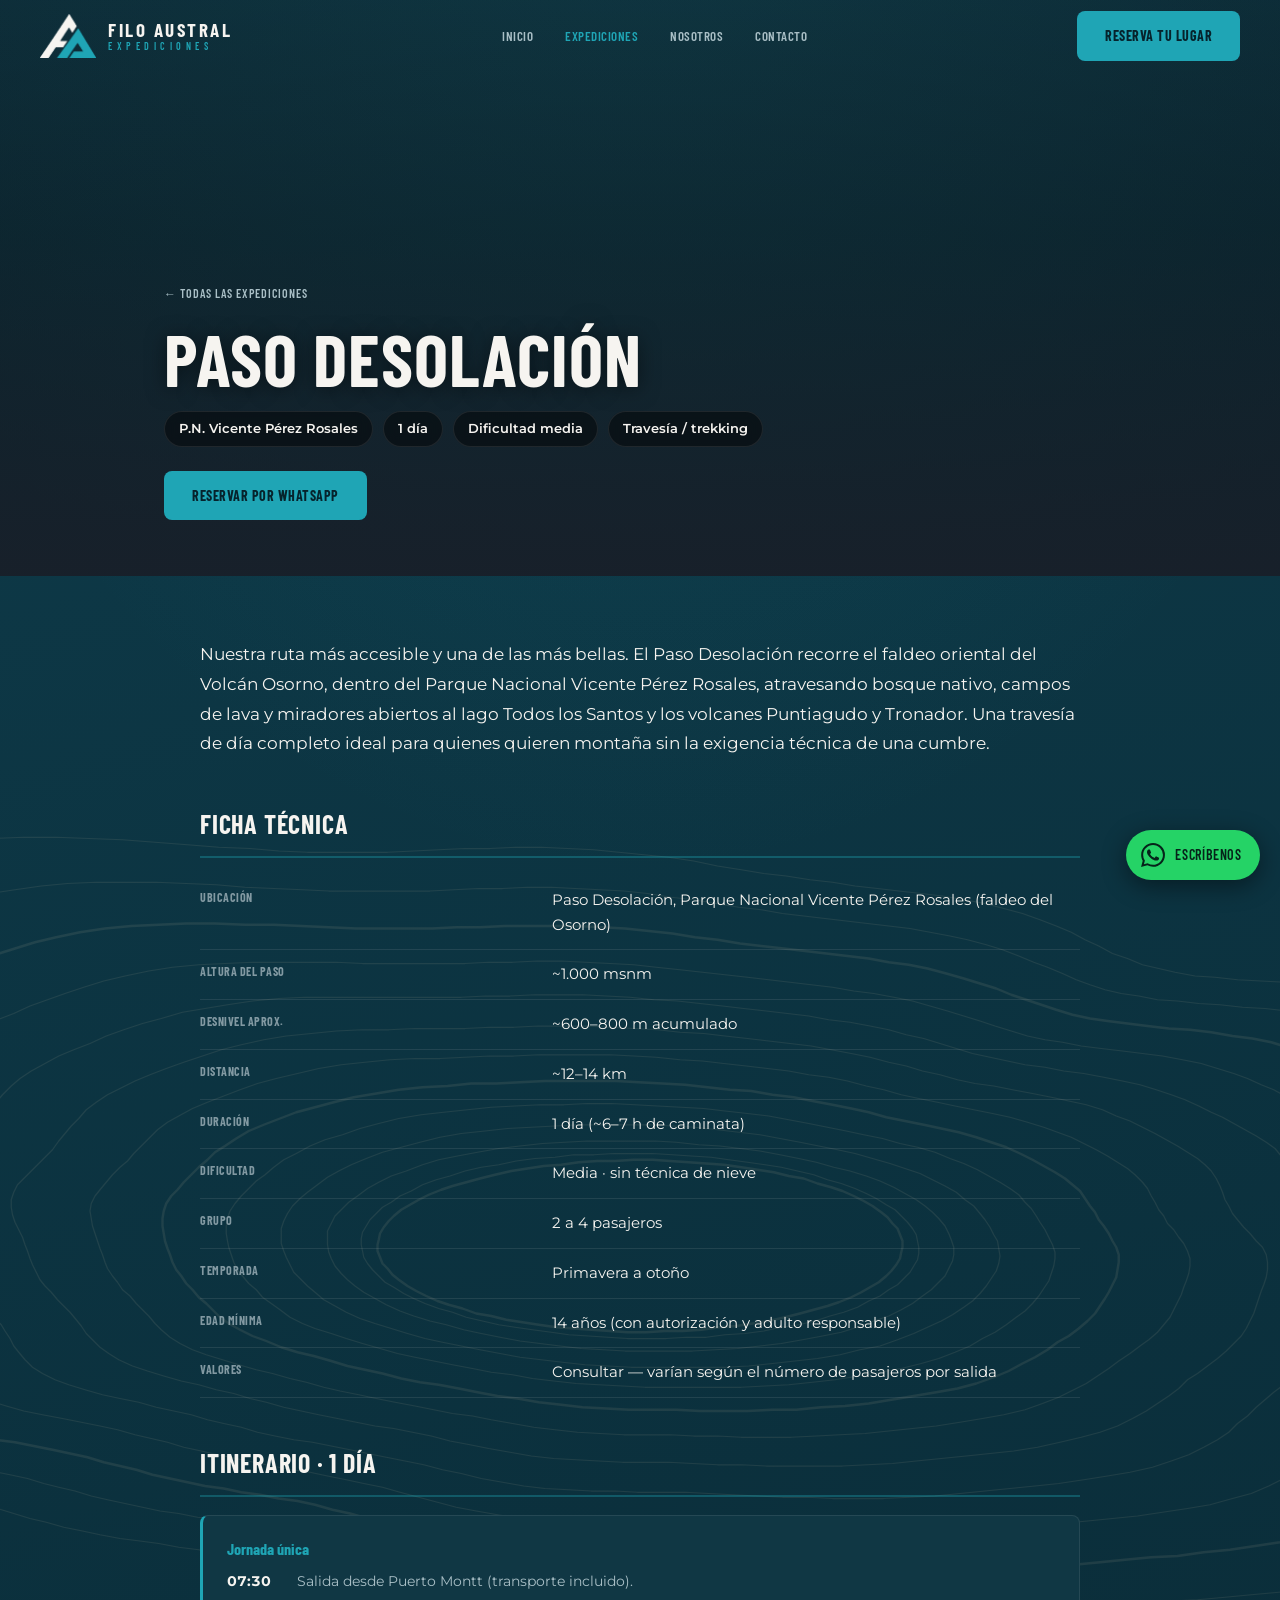
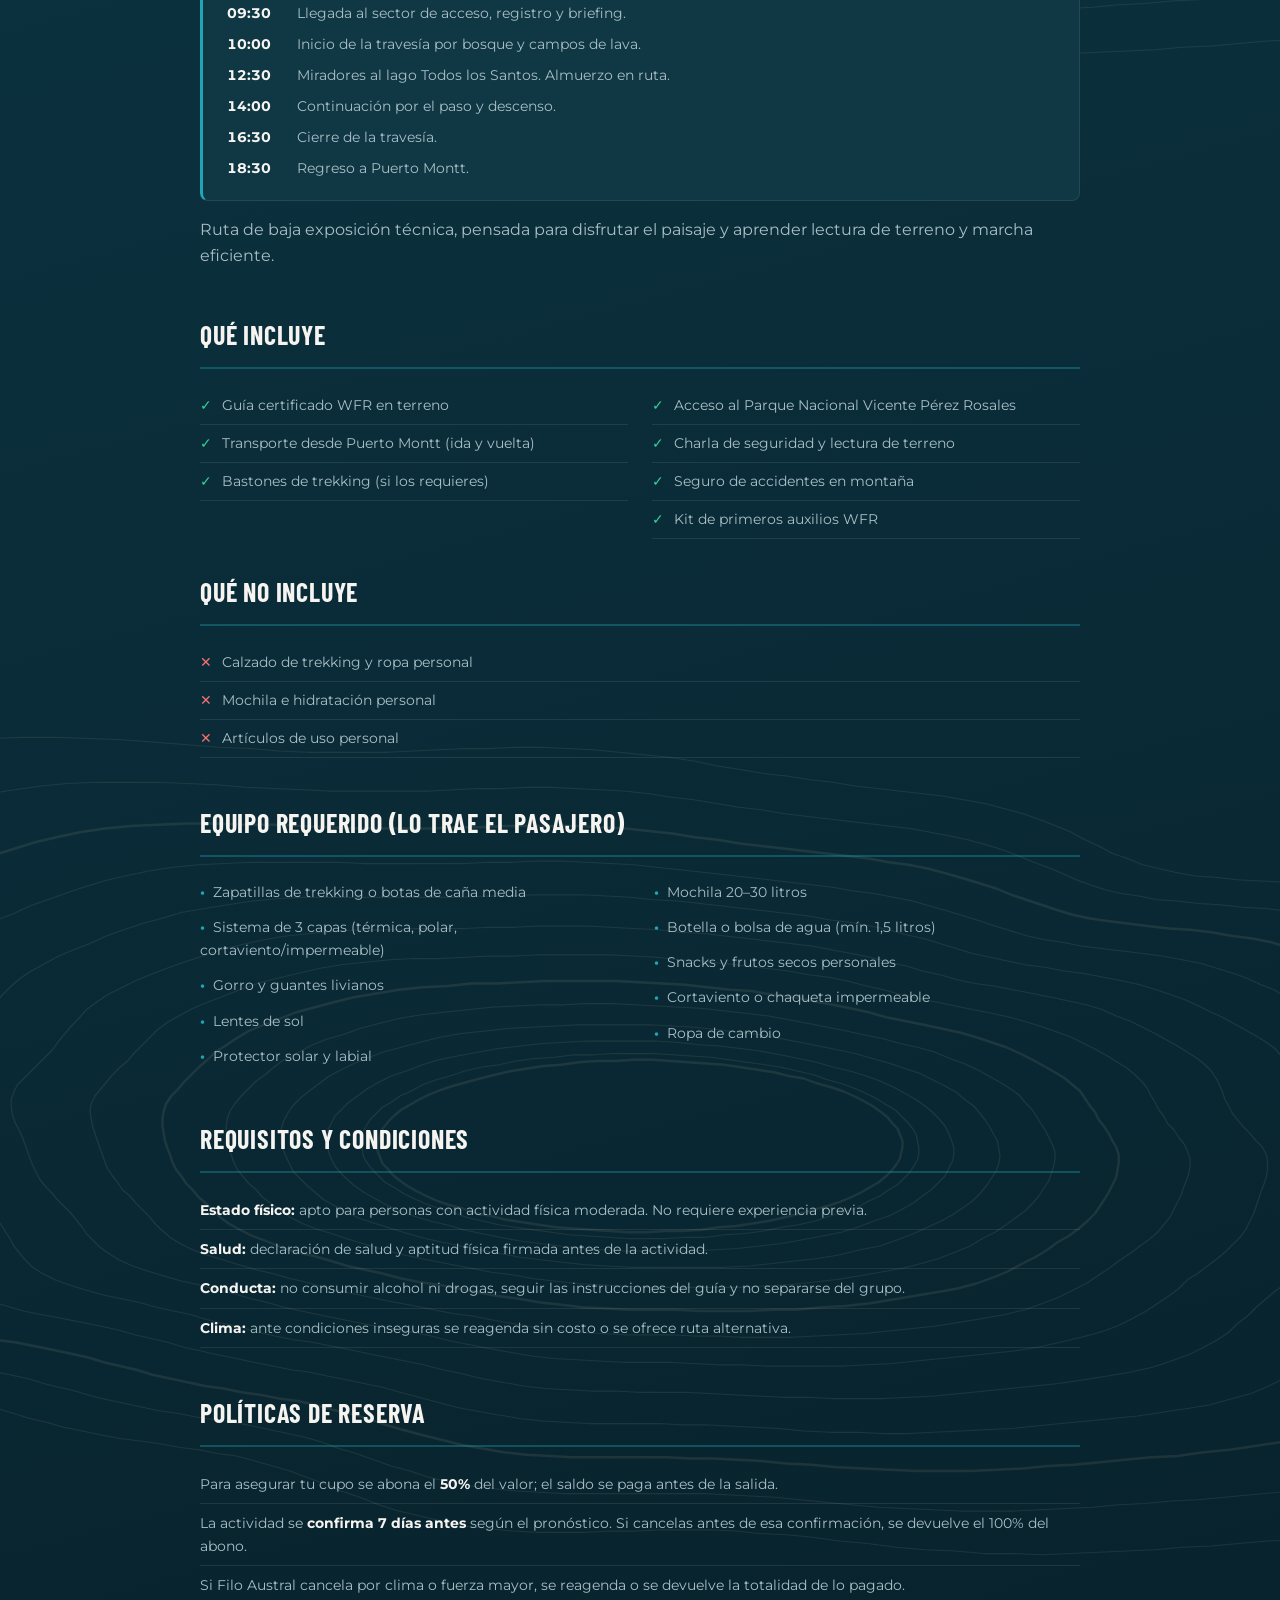
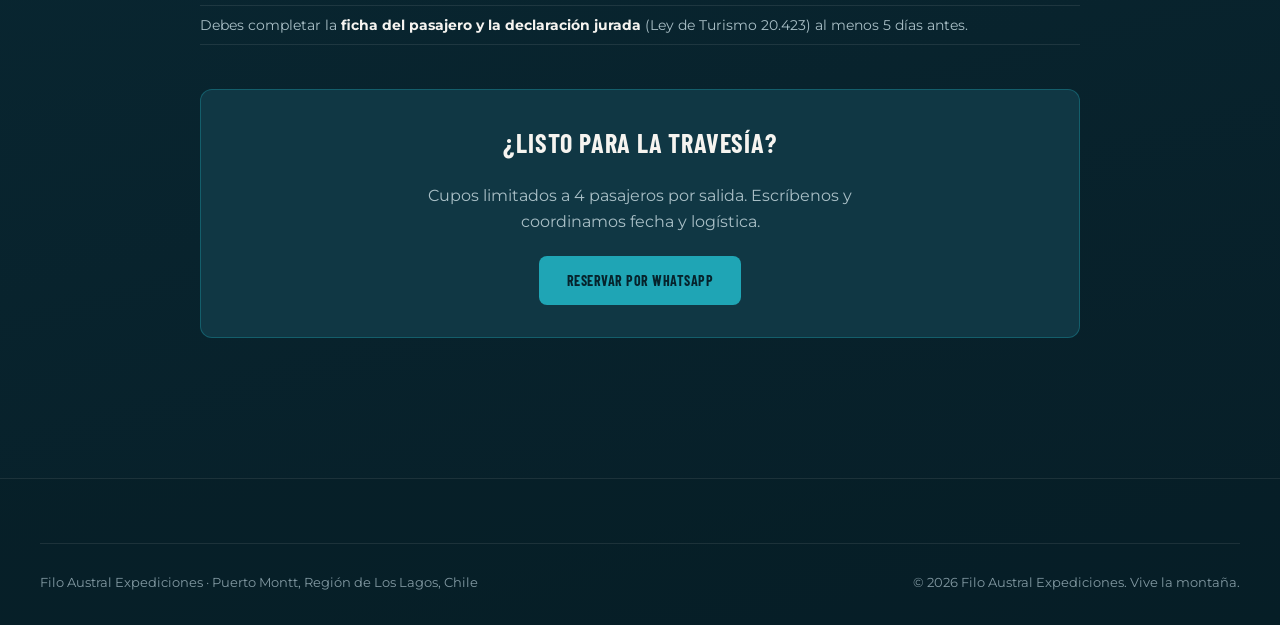
<file: paso-desolacion.html>
<!DOCTYPE html>
<html lang="es">
<head>
    <meta charset="UTF-8">
    <meta name="viewport" content="width=device-width, initial-scale=1.0">
    <meta name="description" content="Travesía Paso Desolación con Filo Austral. Trekking de 1 día por el P.N. Vicente Pérez Rosales, al pie del Volcán Osorno. Guía WFR, grupos reducidos.">
    <title>Paso Desolación | Filo Austral Expediciones</title>
    <meta property="og:title" content="Paso Desolación — Filo Austral Expediciones">
    <meta property="og:description" content="Travesía de 1 día por el P.N. Vicente Pérez Rosales, al pie del Osorno. Guía WFR.">
    <meta property="og:image" content="https://filoaustralexpediciones.cl/assets/og-image.jpg">
    <link rel="icon" type="image/png" href="assets/favicon.png?v=2">
    <link rel="apple-touch-icon" href="assets/apple-touch-icon.png?v=2">
    <link rel="preconnect" href="https://fonts.googleapis.com">
    <link rel="preconnect" href="https://fonts.gstatic.com" crossorigin>
    <link href="https://fonts.googleapis.com/css2?family=Barlow+Condensed:wght@400;500;600;700&family=Montserrat:ital,wght@0,400;0,500;0,600;0,700;1,500&display=swap" rel="stylesheet">
    <link rel="stylesheet" href="style.css">
</head>
<body>

    <nav class="navbar" id="navbar">
        <div class="nav-container">
            <a href="index.html" class="nav-logo">
                <img src="assets/emblema.png" alt="Filo Austral Expediciones" class="logo-img">
                <span class="logo-lockup"><b>Filo Austral</b><small>Expediciones</small></span>
            </a>
            <ul class="nav-links" id="navLinks">
                <li><a href="index.html">Inicio</a></li>
                <li><a href="expediciones.html" class="active">Expediciones</a></li>
                <li><a href="nosotros.html">Nosotros</a></li>
                <li><a href="contacto.html">Contacto</a></li>
            </ul>
            <a href="index.html#reserva" class="btn btn-accent nav-cta">Reserva tu lugar</a>
            <button class="hamburger" id="hamburger" aria-label="Abrir menú"><span></span><span></span><span></span></button>
        </div>
    </nav>

    <header class="prog-hero">
        <div class="prog-hero-bg" style="background-image:url('https://images.unsplash.com/photo-1551632811-561732d1e306?auto=format&fit=crop&w=1920&q=80')"></div>
        <div class="prog-hero-overlay"></div>
        <div class="prog-hero-content">
            <a href="expediciones.html" class="prog-back">← Todas las expediciones</a>
            <h1>Paso Desolación</h1>
            <div class="prog-meta">
                <span class="prog-chip">P.N. Vicente Pérez Rosales</span>
                <span class="prog-chip">1 día</span>
                <span class="prog-chip">Dificultad media</span>
                <span class="prog-chip">Travesía / trekking</span>
            </div>
            <div class="prog-hero-actions">
                <a href="https://wa.me/56968600866?text=Hola%20Filo%20Austral%20%F0%9F%91%8B%20quiero%20reservar%20el%20Paso%20Desolaci%C3%B3n" target="_blank" rel="noopener" class="btn btn-accent">Reservar por WhatsApp</a>
            </div>
        </div>
    </header>

    <main class="prog-main" style="--curvas:url('assets/curvas-paso-desolacion.svg')">
        <div class="prog-doc">

            <div class="print-only print-header">
                <img src="assets/logo-print.png" alt="Filo Austral Expediciones">
                <div class="ph-title"><b>Paso Desolación</b><span>Filo Austral Expediciones · Vive la Montaña</span></div>
            </div>

            <section class="prog-section">
                <p class="prog-lead">Nuestra ruta más accesible y una de las más bellas. El Paso Desolación recorre el faldeo oriental del Volcán Osorno, dentro del Parque Nacional Vicente Pérez Rosales, atravesando bosque nativo, campos de lava y miradores abiertos al lago Todos los Santos y los volcanes Puntiagudo y Tronador. Una travesía de día completo ideal para quienes quieren montaña sin la exigencia técnica de una cumbre.</p>
            </section>

            <section class="prog-section">
                <h2>Ficha técnica</h2>
                <table class="ficha-table">
                    <tr><th>Ubicación</th><td>Paso Desolación, Parque Nacional Vicente Pérez Rosales (faldeo del Osorno)</td></tr>
                    <tr><th>Altura del paso</th><td>~1.000 msnm</td></tr>
                    <tr><th>Desnivel aprox.</th><td>~600–800 m acumulado</td></tr>
                    <tr><th>Distancia</th><td>~12–14 km</td></tr>
                    <tr><th>Duración</th><td>1 día (~6–7 h de caminata)</td></tr>
                    <tr><th>Dificultad</th><td>Media · sin técnica de nieve</td></tr>
                    <tr><th>Grupo</th><td>2 a 4 pasajeros</td></tr>
                    <tr><th>Temporada</th><td>Primavera a otoño</td></tr>
                    <tr><th>Edad mínima</th><td>14 años (con autorización y adulto responsable)</td></tr>
                    <tr><th>Valores</th><td>Consultar — varían según el número de pasajeros por salida</td></tr>
                </table>
            </section>

            <section class="prog-section">
                <h2>Itinerario · 1 día</h2>
                <div class="itinerario-day">
                    <h3>Jornada única</h3>
                    <ul>
                        <li><b>07:30</b> Salida desde Puerto Montt (transporte incluido).</li>
                        <li><b>09:30</b> Llegada al sector de acceso, registro y briefing.</li>
                        <li><b>10:00</b> Inicio de la travesía por bosque y campos de lava.</li>
                        <li><b>12:30</b> Miradores al lago Todos los Santos. Almuerzo en ruta.</li>
                        <li><b>14:00</b> Continuación por el paso y descenso.</li>
                        <li><b>16:30</b> Cierre de la travesía.</li>
                        <li><b>18:30</b> Regreso a Puerto Montt.</li>
                    </ul>
                </div>
                <p>Ruta de baja exposición técnica, pensada para disfrutar el paisaje y aprender lectura de terreno y marcha eficiente.</p>
            </section>

            <section class="prog-section">
                <h2>Qué incluye</h2>
                <div class="dos-cols">
                    <ul class="lista-check">
                        <li>Guía certificado WFR en terreno</li>
                        <li>Transporte desde Puerto Montt (ida y vuelta)</li>
                        <li>Bastones de trekking (si los requieres)</li>
                    </ul>
                    <ul class="lista-check">
                        <li>Acceso al Parque Nacional Vicente Pérez Rosales</li>
                        <li>Charla de seguridad y lectura de terreno</li>
                        <li>Seguro de accidentes en montaña</li>
                        <li>Kit de primeros auxilios WFR</li>
                    </ul>
                </div>
                <h2 style="margin-top:32px">Qué no incluye</h2>
                <ul class="lista-x">
                    <li>Calzado de trekking y ropa personal</li>
                    <li>Mochila e hidratación personal</li>
                    <li>Artículos de uso personal</li>
                </ul>
            </section>

            <section class="prog-section">
                <h2>Equipo requerido (lo trae el pasajero)</h2>
                <ul class="equipo-list">
                    <li>Zapatillas de trekking o botas de caña media</li>
                    <li>Sistema de 3 capas (térmica, polar, cortaviento/impermeable)</li>
                    <li>Gorro y guantes livianos</li>
                    <li>Lentes de sol</li>
                    <li>Protector solar y labial</li>
                    <li>Mochila 20–30 litros</li>
                    <li>Botella o bolsa de agua (mín. 1,5 litros)</li>
                    <li>Snacks y frutos secos personales</li>
                    <li>Cortaviento o chaqueta impermeable</li>
                    <li>Ropa de cambio</li>
                </ul>
            </section>

            <section class="prog-section">
                <h2>Requisitos y condiciones</h2>
                <ul class="policy-list">
                    <li><b>Estado físico:</b> apto para personas con actividad física moderada. No requiere experiencia previa.</li>
                    <li><b>Salud:</b> declaración de salud y aptitud física firmada antes de la actividad.</li>
                    <li><b>Conducta:</b> no consumir alcohol ni drogas, seguir las instrucciones del guía y no separarse del grupo.</li>
                    <li><b>Clima:</b> ante condiciones inseguras se reagenda sin costo o se ofrece ruta alternativa.</li>
                </ul>
            </section>

            <section class="prog-section">
                <h2>Políticas de reserva</h2>
                <ul class="policy-list">
                    <li>Para asegurar tu cupo se abona el <b>50%</b> del valor; el saldo se paga antes de la salida.</li>
                    <li>La actividad se <b>confirma 7 días antes</b> según el pronóstico. Si cancelas antes de esa confirmación, se devuelve el 100% del abono.</li>
                    <li>Si Filo Austral cancela por clima o fuerza mayor, se reagenda o se devuelve la totalidad de lo pagado.</li>
                    <li>Debes completar la <b>ficha del pasajero y la declaración jurada</b> (Ley de Turismo 20.423) al menos 5 días antes.</li>
                </ul>
            </section>


            <section class="prog-section prog-cta">
                <h2>¿Listo para la travesía?</h2>
                <p>Cupos limitados a 4 pasajeros por salida. Escríbenos y coordinamos fecha y logística.</p>
                <a href="https://wa.me/56968600866?text=Hola%20Filo%20Austral%20%F0%9F%91%8B%20quiero%20reservar%20el%20Paso%20Desolaci%C3%B3n" target="_blank" rel="noopener" class="btn btn-accent">Reservar por WhatsApp</a>
            </section>

        </div>
    </main>

    <footer class="footer">
        <div class="container">
            <div class="footer-bottom">
                <p>Filo Austral Expediciones · Puerto Montt, Región de Los Lagos, Chile</p>
                <p>© 2026 Filo Austral Expediciones. Vive la montaña.</p>
            </div>
        </div>
    </footer>


    <script>
        const nav = document.getElementById('navbar');
        addEventListener('scroll', () => nav.classList.toggle('scrolled', scrollY > 40));
        const h = document.getElementById('hamburger'), nl = document.getElementById('navLinks');
        h.addEventListener('click', () => { h.classList.toggle('open'); nl.classList.toggle('open'); });
    </script>
    <a href="https://wa.me/56968600866?text=Hola%20Filo%20Austral%20%F0%9F%91%8B%20Vi%20el%20programa%20del%20Paso%20Desolaci%C3%B3n%20y%20quiero%20informaci%C3%B3n%20para%20reservar." target="_blank" rel="noopener" class="wa-fab" aria-label="Escríbenos por WhatsApp"><svg viewBox="0 0 24 24" fill="currentColor" width="24" height="24"><path d="M17.472 14.382c-.297-.149-1.758-.867-2.03-.967-.273-.099-.471-.148-.67.15-.197.297-.767.966-.94 1.164-.173.199-.347.223-.644.075-.297-.15-1.255-.463-2.39-1.475-.883-.788-1.48-1.761-1.653-2.059-.173-.297-.018-.458.13-.606.134-.133.298-.347.446-.52.149-.174.198-.298.298-.497.099-.198.05-.371-.025-.52-.075-.149-.669-1.612-.916-2.207-.242-.579-.487-.5-.669-.51-.173-.008-.371-.01-.57-.01-.198 0-.52.074-.792.372-.272.297-1.04 1.016-1.04 2.479 0 1.462 1.065 2.875 1.213 3.074.149.198 2.096 3.2 5.077 4.487.709.306 1.262.489 1.694.625.712.227 1.36.195 1.871.118.571-.085 1.758-.719 2.006-1.413.248-.694.248-1.289.173-1.413-.074-.124-.272-.198-.57-.347m-5.421 7.403h-.004a9.87 9.87 0 01-5.031-1.378l-.361-.214-3.741.982.998-3.648-.235-.374a9.86 9.86 0 01-1.51-5.26c.001-5.45 4.436-9.884 9.888-9.884 2.64 0 5.122 1.03 6.988 2.898a9.825 9.825 0 012.893 6.994c-.003 5.45-4.437 9.884-9.885 9.884m8.413-18.297A11.815 11.815 0 0012.05 0C5.495 0 .16 5.335.157 11.892c0 2.096.547 4.142 1.588 5.945L.057 24l6.305-1.654a11.882 11.882 0 005.683 1.448h.005c6.554 0 11.89-5.335 11.893-11.893a11.821 11.821 0 00-3.48-8.413z"/></svg><span>Escríbenos</span></a>
</body>
</html>
</file>
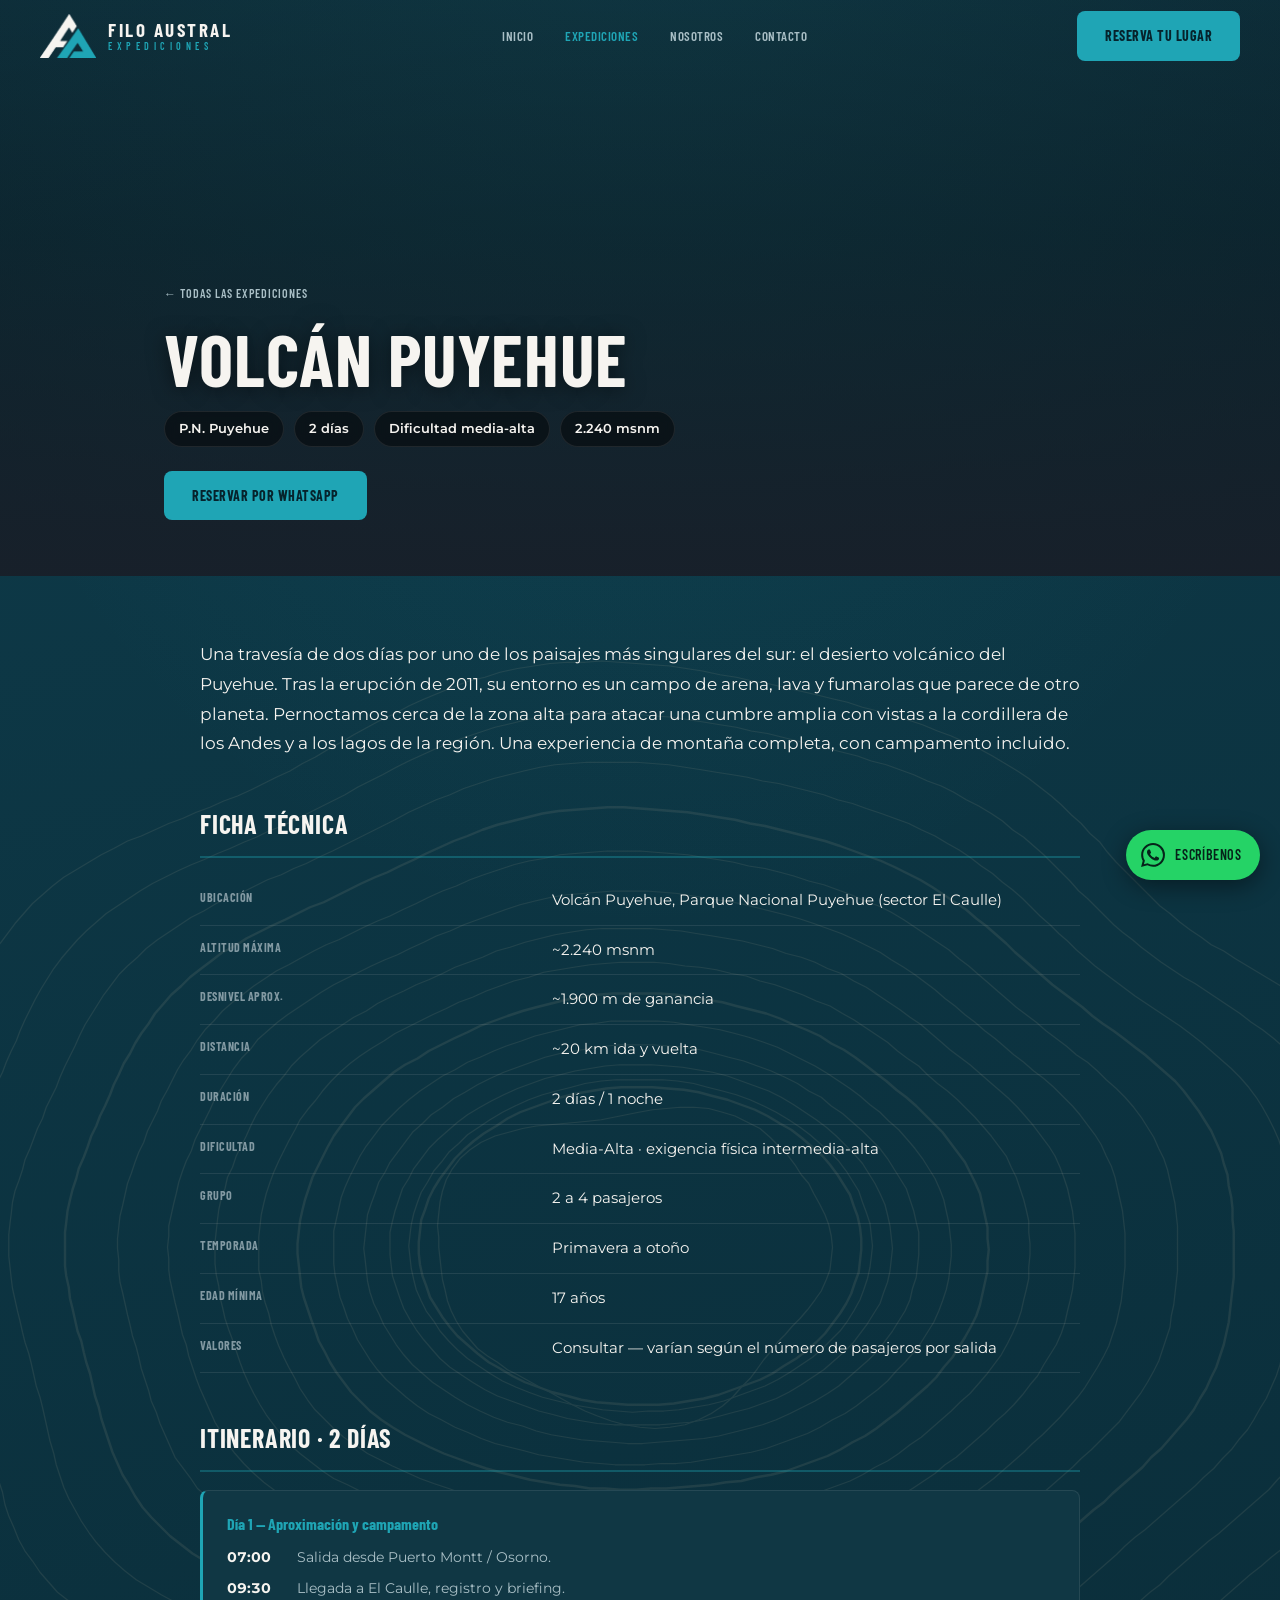
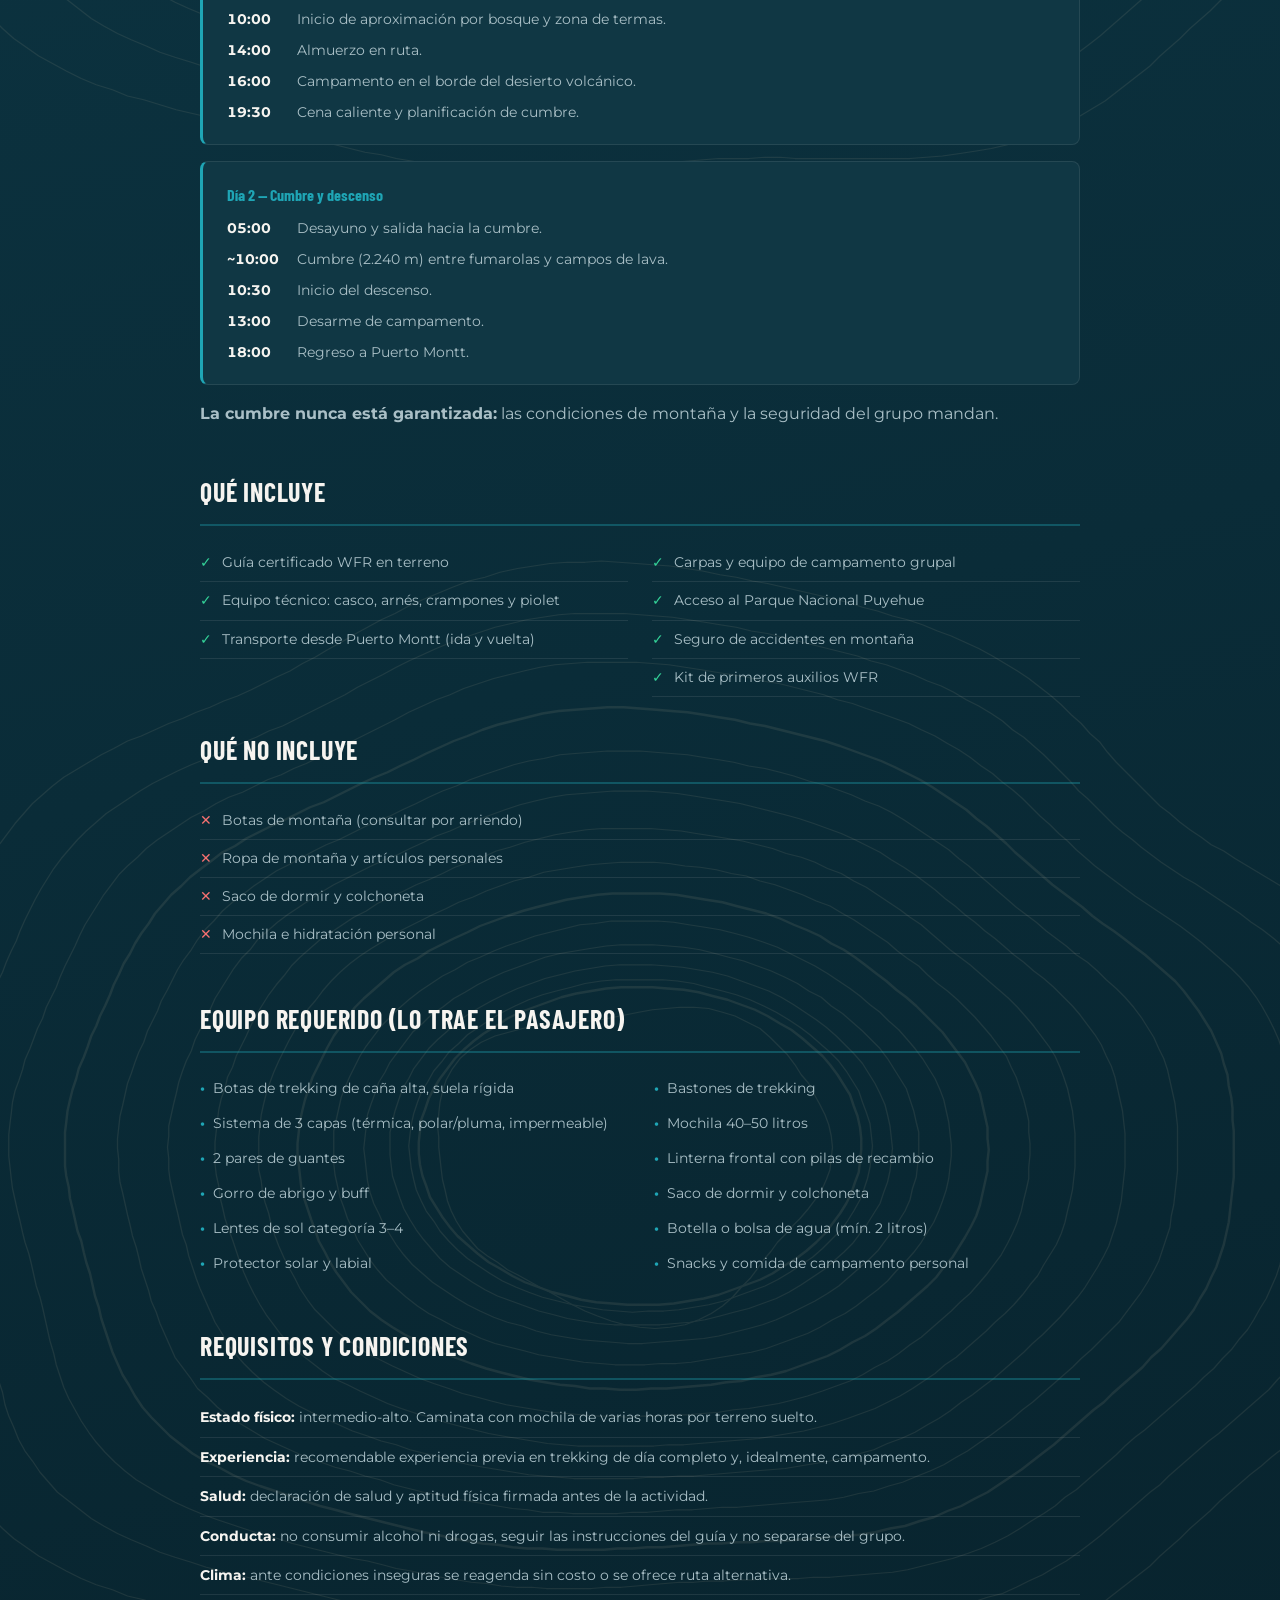
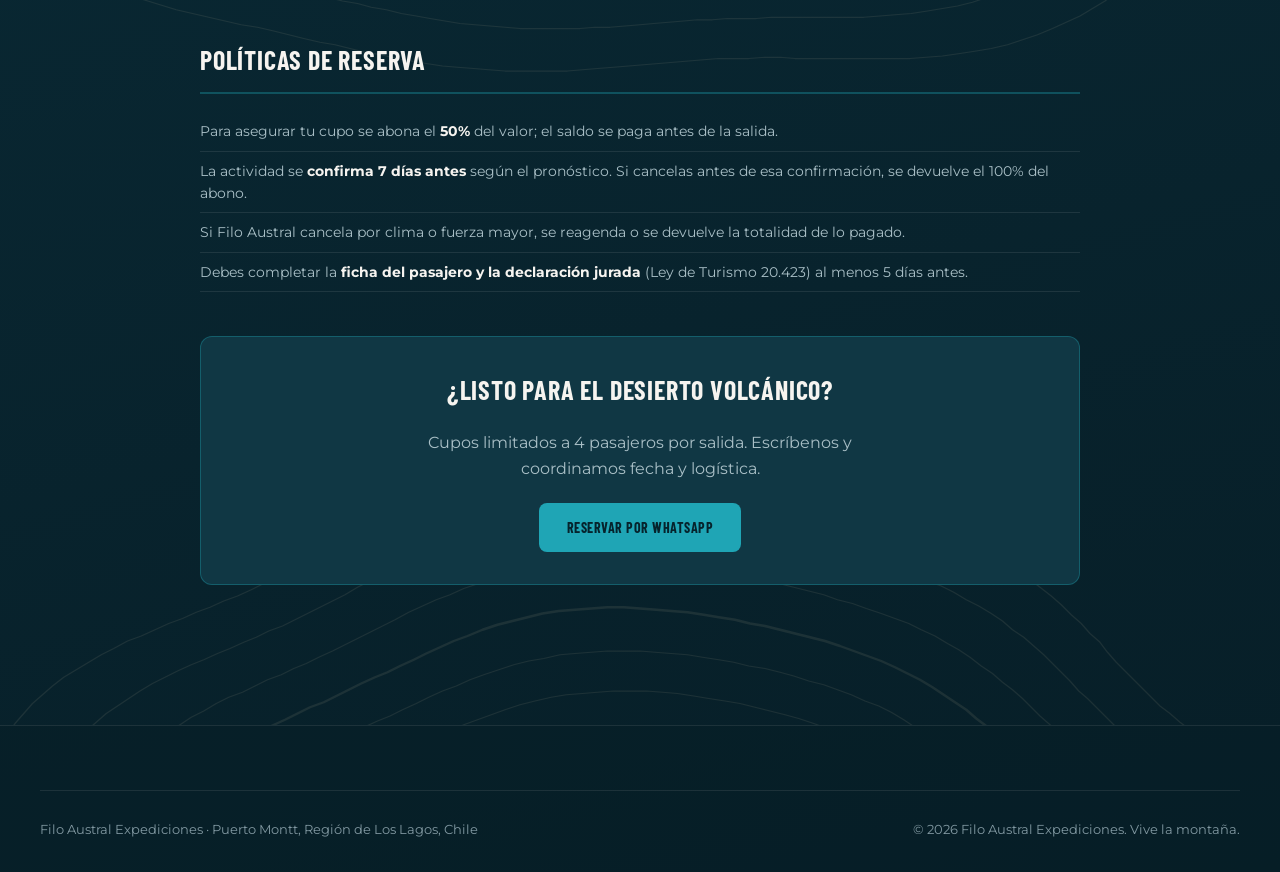
<file: puyehue.html>
<!DOCTYPE html>
<html lang="es">
<head>
    <meta charset="UTF-8">
    <meta name="viewport" content="width=device-width, initial-scale=1.0">
    <meta name="description" content="Ascensión al Volcán Puyehue (2.240 msnm) con Filo Austral. Travesía de 2 días por el desierto volcánico del P.N. Puyehue. Guía WFR, grupos reducidos.">
    <title>Volcán Puyehue | Filo Austral Expediciones</title>
    <meta property="og:title" content="Volcán Puyehue — Filo Austral Expediciones">
    <meta property="og:description" content="Travesía de 2 días por el desierto volcánico del P.N. Puyehue. Guía WFR.">
    <meta property="og:image" content="https://filoaustralexpediciones.cl/assets/og-image.jpg">
    <link rel="icon" type="image/png" href="assets/favicon.png?v=2">
    <link rel="apple-touch-icon" href="assets/apple-touch-icon.png?v=2">
    <link rel="preconnect" href="https://fonts.googleapis.com">
    <link rel="preconnect" href="https://fonts.gstatic.com" crossorigin>
    <link href="https://fonts.googleapis.com/css2?family=Barlow+Condensed:wght@400;500;600;700&family=Montserrat:ital,wght@0,400;0,500;0,600;0,700;1,500&display=swap" rel="stylesheet">
    <link rel="stylesheet" href="style.css">
</head>
<body>

    <nav class="navbar" id="navbar">
        <div class="nav-container">
            <a href="index.html" class="nav-logo">
                <img src="assets/emblema.png" alt="Filo Austral Expediciones" class="logo-img">
                <span class="logo-lockup"><b>Filo Austral</b><small>Expediciones</small></span>
            </a>
            <ul class="nav-links" id="navLinks">
                <li><a href="index.html">Inicio</a></li>
                <li><a href="expediciones.html" class="active">Expediciones</a></li>
                <li><a href="nosotros.html">Nosotros</a></li>
                <li><a href="contacto.html">Contacto</a></li>
            </ul>
            <a href="index.html#reserva" class="btn btn-accent nav-cta">Reserva tu lugar</a>
            <button class="hamburger" id="hamburger" aria-label="Abrir menú"><span></span><span></span><span></span></button>
        </div>
    </nav>

    <header class="prog-hero">
        <div class="prog-hero-bg" style="background-image:url('https://images.unsplash.com/photo-1580137189272-c9379f8864fd?auto=format&fit=crop&w=1920&q=80')"></div>
        <div class="prog-hero-overlay"></div>
        <div class="prog-hero-content">
            <a href="expediciones.html" class="prog-back">← Todas las expediciones</a>
            <h1>Volcán Puyehue</h1>
            <div class="prog-meta">
                <span class="prog-chip">P.N. Puyehue</span>
                <span class="prog-chip">2 días</span>
                <span class="prog-chip">Dificultad media-alta</span>
                <span class="prog-chip">2.240 msnm</span>
            </div>
            <div class="prog-hero-actions">
                <a href="https://wa.me/56968600866?text=Hola%20Filo%20Austral%20%F0%9F%91%8B%20quiero%20reservar%20el%20Volc%C3%A1n%20Puyehue" target="_blank" rel="noopener" class="btn btn-accent">Reservar por WhatsApp</a>
            </div>
        </div>
    </header>

    <main class="prog-main" style="--curvas:url('assets/curvas-puyehue.svg')">
        <div class="prog-doc">

            <div class="print-only print-header">
                <img src="assets/logo-print.png" alt="Filo Austral Expediciones">
                <div class="ph-title"><b>Volcán Puyehue</b><span>Filo Austral Expediciones · Vive la Montaña</span></div>
            </div>

            <section class="prog-section">
                <p class="prog-lead">Una travesía de dos días por uno de los paisajes más singulares del sur: el desierto volcánico del Puyehue. Tras la erupción de 2011, su entorno es un campo de arena, lava y fumarolas que parece de otro planeta. Pernoctamos cerca de la zona alta para atacar una cumbre amplia con vistas a la cordillera de los Andes y a los lagos de la región. Una experiencia de montaña completa, con campamento incluido.</p>
            </section>

            <section class="prog-section">
                <h2>Ficha técnica</h2>
                <table class="ficha-table">
                    <tr><th>Ubicación</th><td>Volcán Puyehue, Parque Nacional Puyehue (sector El Caulle)</td></tr>
                    <tr><th>Altitud máxima</th><td>~2.240 msnm</td></tr>
                    <tr><th>Desnivel aprox.</th><td>~1.900 m de ganancia</td></tr>
                    <tr><th>Distancia</th><td>~20 km ida y vuelta</td></tr>
                    <tr><th>Duración</th><td>2 días / 1 noche</td></tr>
                    <tr><th>Dificultad</th><td>Media-Alta · exigencia física intermedia-alta</td></tr>
                    <tr><th>Grupo</th><td>2 a 4 pasajeros</td></tr>
                    <tr><th>Temporada</th><td>Primavera a otoño</td></tr>
                    <tr><th>Edad mínima</th><td>17 años</td></tr>
                    <tr><th>Valores</th><td>Consultar — varían según el número de pasajeros por salida</td></tr>
                </table>
            </section>

            <section class="prog-section">
                <h2>Itinerario · 2 días</h2>
                <div class="itinerario-day">
                    <h3>Día 1 — Aproximación y campamento</h3>
                    <ul>
                        <li><b>07:00</b> Salida desde Puerto Montt / Osorno.</li>
                        <li><b>09:30</b> Llegada a El Caulle, registro y briefing.</li>
                        <li><b>10:00</b> Inicio de aproximación por bosque y zona de termas.</li>
                        <li><b>14:00</b> Almuerzo en ruta.</li>
                        <li><b>16:00</b> Campamento en el borde del desierto volcánico.</li>
                        <li><b>19:30</b> Cena caliente y planificación de cumbre.</li>
                    </ul>
                </div>
                <div class="itinerario-day">
                    <h3>Día 2 — Cumbre y descenso</h3>
                    <ul>
                        <li><b>05:00</b> Desayuno y salida hacia la cumbre.</li>
                        <li><b>~10:00</b> Cumbre (2.240 m) entre fumarolas y campos de lava.</li>
                        <li><b>10:30</b> Inicio del descenso.</li>
                        <li><b>13:00</b> Desarme de campamento.</li>
                        <li><b>18:00</b> Regreso a Puerto Montt.</li>
                    </ul>
                </div>
                <p><b>La cumbre nunca está garantizada:</b> las condiciones de montaña y la seguridad del grupo mandan.</p>
            </section>

            <section class="prog-section">
                <h2>Qué incluye</h2>
                <div class="dos-cols">
                    <ul class="lista-check">
                        <li>Guía certificado WFR en terreno</li>
                        <li>Equipo técnico: casco, arnés, crampones y piolet</li>
                        <li>Transporte desde Puerto Montt (ida y vuelta)</li>
                    </ul>
                    <ul class="lista-check">
                        <li>Carpas y equipo de campamento grupal</li>
                        <li>Acceso al Parque Nacional Puyehue</li>
                        <li>Seguro de accidentes en montaña</li>
                        <li>Kit de primeros auxilios WFR</li>
                    </ul>
                </div>
                <h2 style="margin-top:32px">Qué no incluye</h2>
                <ul class="lista-x">
                    <li>Botas de montaña (consultar por arriendo)</li>
                    <li>Ropa de montaña y artículos personales</li>
                    <li>Saco de dormir y colchoneta</li>
                    <li>Mochila e hidratación personal</li>
                </ul>
            </section>

            <section class="prog-section">
                <h2>Equipo requerido (lo trae el pasajero)</h2>
                <ul class="equipo-list">
                    <li>Botas de trekking de caña alta, suela rígida</li>
                    <li>Sistema de 3 capas (térmica, polar/pluma, impermeable)</li>
                    <li>2 pares de guantes</li>
                    <li>Gorro de abrigo y buff</li>
                    <li>Lentes de sol categoría 3–4</li>
                    <li>Protector solar y labial</li>
                    <li>Bastones de trekking</li>
                    <li>Mochila 40–50 litros</li>
                    <li>Linterna frontal con pilas de recambio</li>
                    <li>Saco de dormir y colchoneta</li>
                    <li>Botella o bolsa de agua (mín. 2 litros)</li>
                    <li>Snacks y comida de campamento personal</li>
                </ul>
            </section>

            <section class="prog-section">
                <h2>Requisitos y condiciones</h2>
                <ul class="policy-list">
                    <li><b>Estado físico:</b> intermedio-alto. Caminata con mochila de varias horas por terreno suelto.</li>
                    <li><b>Experiencia:</b> recomendable experiencia previa en trekking de día completo y, idealmente, campamento.</li>
                    <li><b>Salud:</b> declaración de salud y aptitud física firmada antes de la actividad.</li>
                    <li><b>Conducta:</b> no consumir alcohol ni drogas, seguir las instrucciones del guía y no separarse del grupo.</li>
                    <li><b>Clima:</b> ante condiciones inseguras se reagenda sin costo o se ofrece ruta alternativa.</li>
                </ul>
            </section>

            <section class="prog-section">
                <h2>Políticas de reserva</h2>
                <ul class="policy-list">
                    <li>Para asegurar tu cupo se abona el <b>50%</b> del valor; el saldo se paga antes de la salida.</li>
                    <li>La actividad se <b>confirma 7 días antes</b> según el pronóstico. Si cancelas antes de esa confirmación, se devuelve el 100% del abono.</li>
                    <li>Si Filo Austral cancela por clima o fuerza mayor, se reagenda o se devuelve la totalidad de lo pagado.</li>
                    <li>Debes completar la <b>ficha del pasajero y la declaración jurada</b> (Ley de Turismo 20.423) al menos 5 días antes.</li>
                </ul>
            </section>


            <section class="prog-section prog-cta">
                <h2>¿Listo para el desierto volcánico?</h2>
                <p>Cupos limitados a 4 pasajeros por salida. Escríbenos y coordinamos fecha y logística.</p>
                <a href="https://wa.me/56968600866?text=Hola%20Filo%20Austral%20%F0%9F%91%8B%20quiero%20reservar%20el%20Volc%C3%A1n%20Puyehue" target="_blank" rel="noopener" class="btn btn-accent">Reservar por WhatsApp</a>
            </section>

        </div>
    </main>

    <footer class="footer">
        <div class="container">
            <div class="footer-bottom">
                <p>Filo Austral Expediciones · Puerto Montt, Región de Los Lagos, Chile</p>
                <p>© 2026 Filo Austral Expediciones. Vive la montaña.</p>
            </div>
        </div>
    </footer>


    <script>
        const nav = document.getElementById('navbar');
        addEventListener('scroll', () => nav.classList.toggle('scrolled', scrollY > 40));
        const h = document.getElementById('hamburger'), nl = document.getElementById('navLinks');
        h.addEventListener('click', () => { h.classList.toggle('open'); nl.classList.toggle('open'); });
    </script>
    <a href="https://wa.me/56968600866?text=Hola%20Filo%20Austral%20%F0%9F%91%8B%20Vi%20el%20programa%20del%20Volc%C3%A1n%20Puyehue%20y%20quiero%20informaci%C3%B3n%20para%20reservar." target="_blank" rel="noopener" class="wa-fab" aria-label="Escríbenos por WhatsApp"><svg viewBox="0 0 24 24" fill="currentColor" width="24" height="24"><path d="M17.472 14.382c-.297-.149-1.758-.867-2.03-.967-.273-.099-.471-.148-.67.15-.197.297-.767.966-.94 1.164-.173.199-.347.223-.644.075-.297-.15-1.255-.463-2.39-1.475-.883-.788-1.48-1.761-1.653-2.059-.173-.297-.018-.458.13-.606.134-.133.298-.347.446-.52.149-.174.198-.298.298-.497.099-.198.05-.371-.025-.52-.075-.149-.669-1.612-.916-2.207-.242-.579-.487-.5-.669-.51-.173-.008-.371-.01-.57-.01-.198 0-.52.074-.792.372-.272.297-1.04 1.016-1.04 2.479 0 1.462 1.065 2.875 1.213 3.074.149.198 2.096 3.2 5.077 4.487.709.306 1.262.489 1.694.625.712.227 1.36.195 1.871.118.571-.085 1.758-.719 2.006-1.413.248-.694.248-1.289.173-1.413-.074-.124-.272-.198-.57-.347m-5.421 7.403h-.004a9.87 9.87 0 01-5.031-1.378l-.361-.214-3.741.982.998-3.648-.235-.374a9.86 9.86 0 01-1.51-5.26c.001-5.45 4.436-9.884 9.888-9.884 2.64 0 5.122 1.03 6.988 2.898a9.825 9.825 0 012.893 6.994c-.003 5.45-4.437 9.884-9.885 9.884m8.413-18.297A11.815 11.815 0 0012.05 0C5.495 0 .16 5.335.157 11.892c0 2.096.547 4.142 1.588 5.945L.057 24l6.305-1.654a11.882 11.882 0 005.683 1.448h.005c6.554 0 11.89-5.335 11.893-11.893a11.821 11.821 0 00-3.48-8.413z"/></svg><span>Escríbenos</span></a>
</body>
</html>
</file>
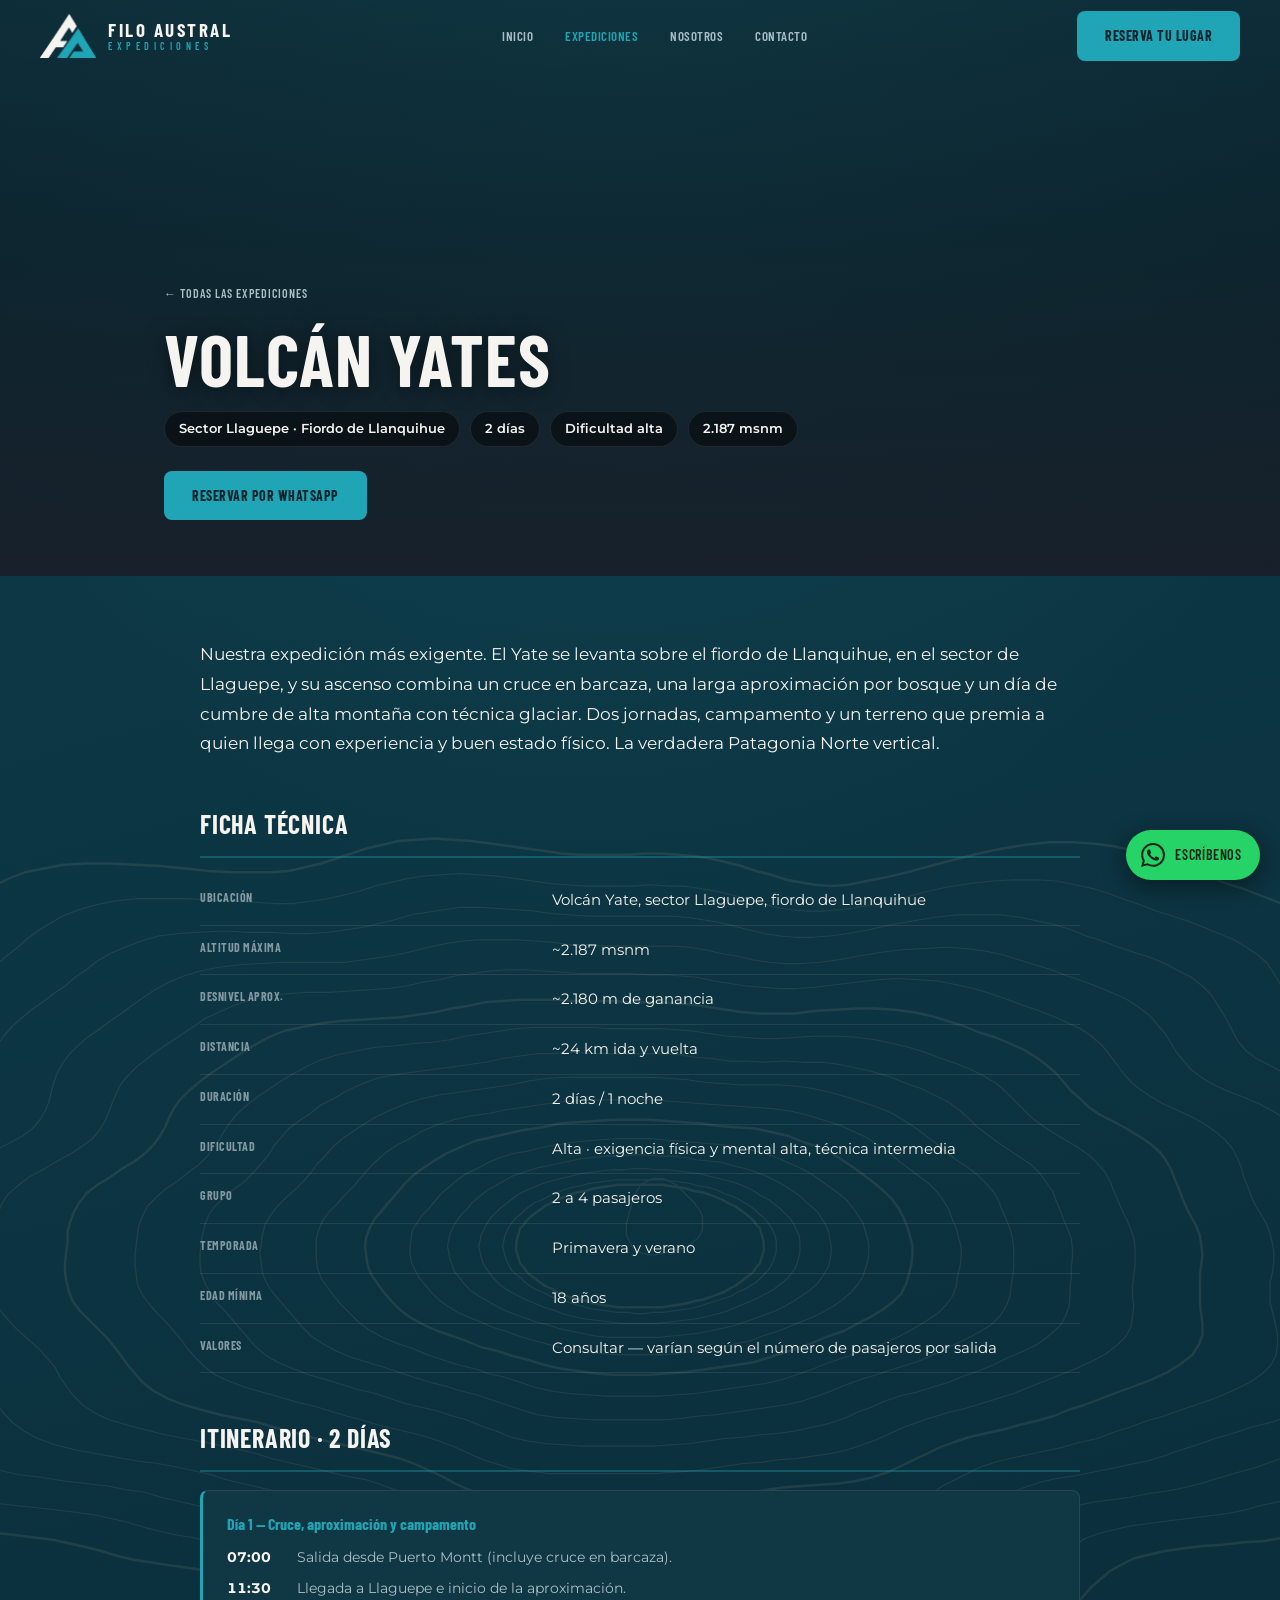
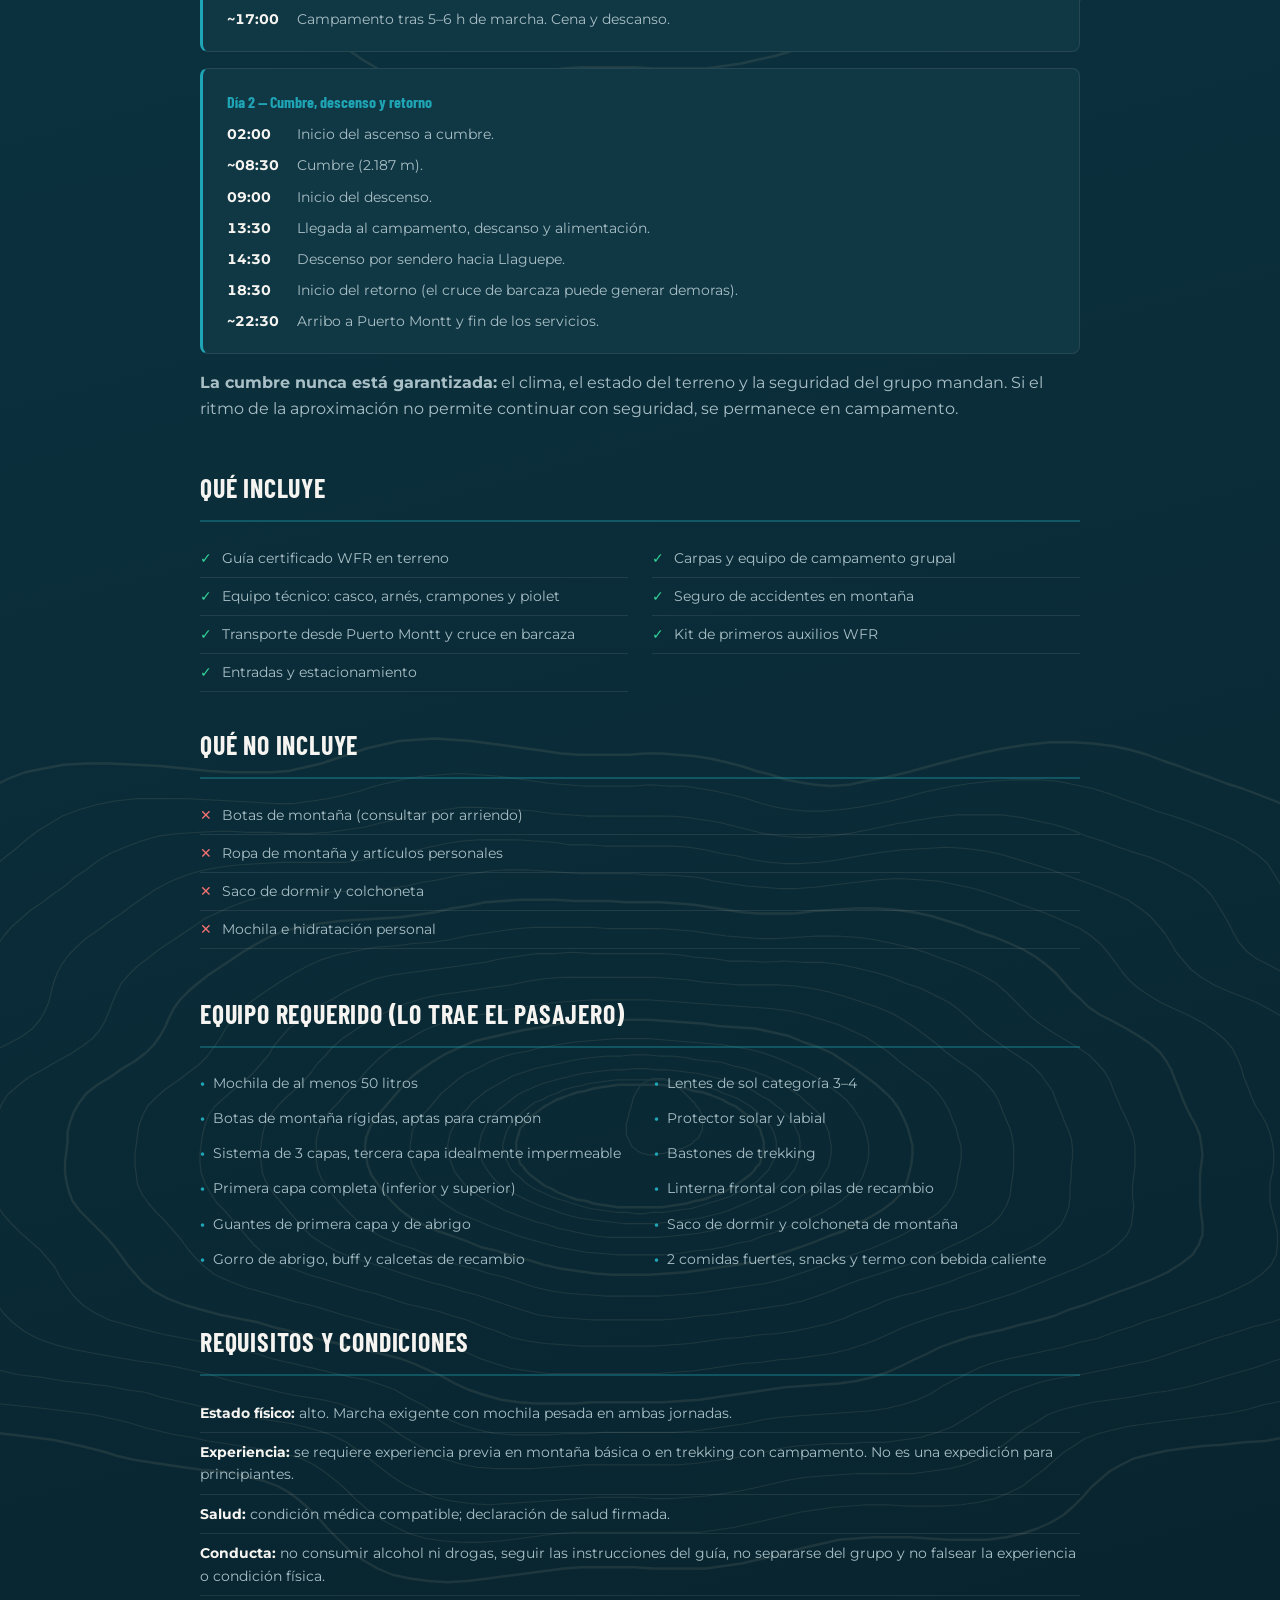
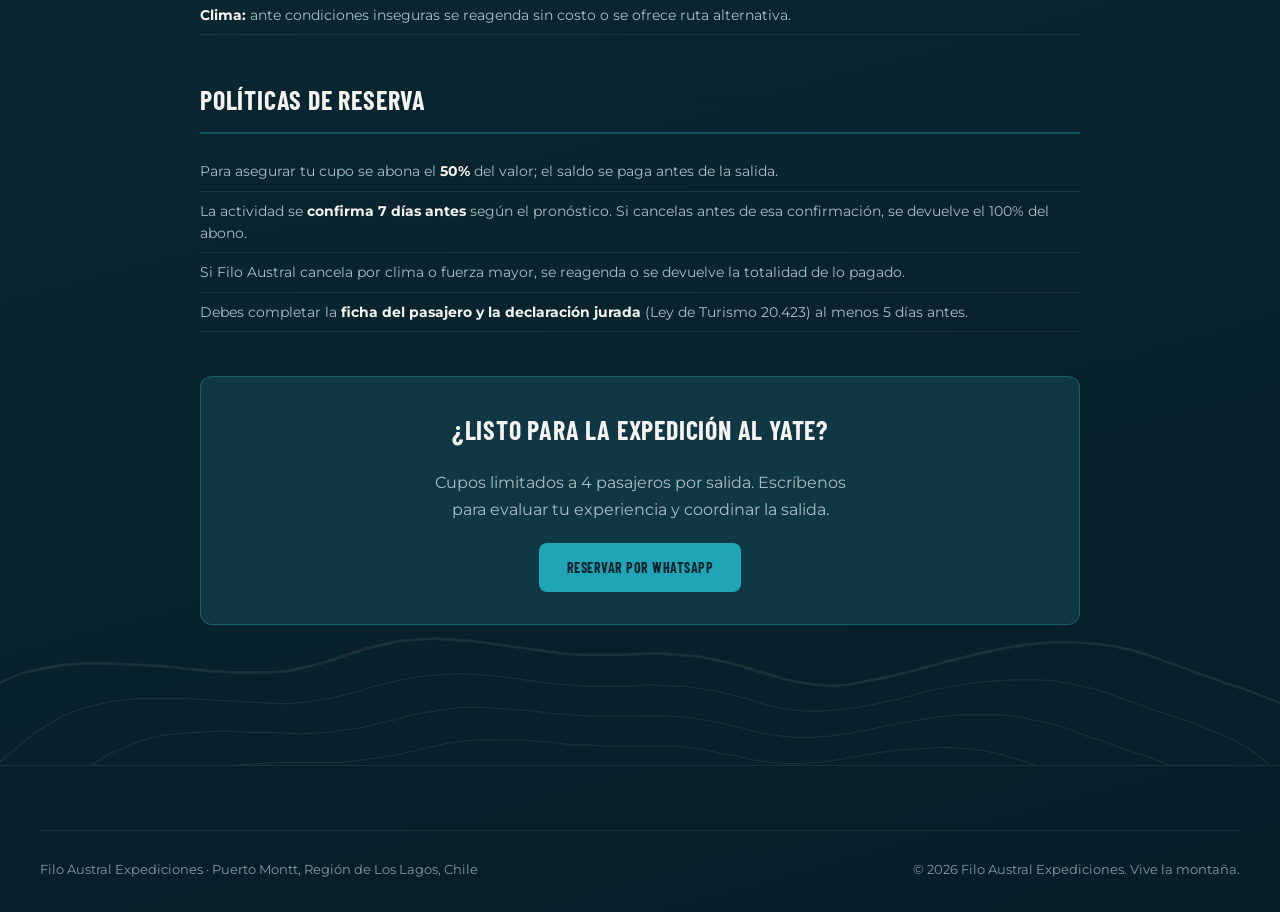
<file: yates.html>
<!DOCTYPE html>
<html lang="es">
<head>
    <meta charset="UTF-8">
    <meta name="viewport" content="width=device-width, initial-scale=1.0">
    <meta name="description" content="Ascensión al Volcán Yates (2.187 msnm) con Filo Austral. Expedición de alta montaña de 2 días en el fiordo de Llanquihue. Requiere experiencia. Guía WFR.">
    <title>Volcán Yates | Filo Austral Expediciones</title>
    <meta property="og:title" content="Volcán Yates — Filo Austral Expediciones">
    <meta property="og:description" content="Expedición de alta montaña de 2 días en el fiordo de Llanquihue. Guía WFR.">
    <meta property="og:image" content="https://filoaustralexpediciones.cl/assets/og-image.jpg">
    <link rel="icon" type="image/png" href="assets/favicon.png?v=2">
    <link rel="apple-touch-icon" href="assets/apple-touch-icon.png?v=2">
    <link rel="preconnect" href="https://fonts.googleapis.com">
    <link rel="preconnect" href="https://fonts.gstatic.com" crossorigin>
    <link href="https://fonts.googleapis.com/css2?family=Barlow+Condensed:wght@400;500;600;700&family=Montserrat:ital,wght@0,400;0,500;0,600;0,700;1,500&display=swap" rel="stylesheet">
    <link rel="stylesheet" href="style.css">
</head>
<body>

    <nav class="navbar" id="navbar">
        <div class="nav-container">
            <a href="index.html" class="nav-logo">
                <img src="assets/emblema.png" alt="Filo Austral Expediciones" class="logo-img">
                <span class="logo-lockup"><b>Filo Austral</b><small>Expediciones</small></span>
            </a>
            <ul class="nav-links" id="navLinks">
                <li><a href="index.html">Inicio</a></li>
                <li><a href="expediciones.html" class="active">Expediciones</a></li>
                <li><a href="nosotros.html">Nosotros</a></li>
                <li><a href="contacto.html">Contacto</a></li>
            </ul>
            <a href="index.html#reserva" class="btn btn-accent nav-cta">Reserva tu lugar</a>
            <button class="hamburger" id="hamburger" aria-label="Abrir menú"><span></span><span></span><span></span></button>
        </div>
    </nav>

    <header class="prog-hero">
        <div class="prog-hero-bg" style="background-image:url('https://images.unsplash.com/photo-1534294668821-28a3054f4256?auto=format&fit=crop&w=1920&q=80')"></div>
        <div class="prog-hero-overlay"></div>
        <div class="prog-hero-content">
            <a href="expediciones.html" class="prog-back">← Todas las expediciones</a>
            <h1>Volcán Yates</h1>
            <div class="prog-meta">
                <span class="prog-chip">Sector Llaguepe · Fiordo de Llanquihue</span>
                <span class="prog-chip">2 días</span>
                <span class="prog-chip">Dificultad alta</span>
                <span class="prog-chip">2.187 msnm</span>
            </div>
            <div class="prog-hero-actions">
                <a href="https://wa.me/56968600866?text=Hola%20Filo%20Austral%20%F0%9F%91%8B%20quiero%20reservar%20el%20Volc%C3%A1n%20Yates" target="_blank" rel="noopener" class="btn btn-accent">Reservar por WhatsApp</a>
            </div>
        </div>
    </header>

    <main class="prog-main" style="--curvas:url('assets/curvas-yates.svg')">
        <div class="prog-doc">

            <div class="print-only print-header">
                <img src="assets/logo-print.png" alt="Filo Austral Expediciones">
                <div class="ph-title"><b>Volcán Yates</b><span>Filo Austral Expediciones · Vive la Montaña</span></div>
            </div>

            <section class="prog-section">
                <p class="prog-lead">Nuestra expedición más exigente. El Yate se levanta sobre el fiordo de Llanquihue, en el sector de Llaguepe, y su ascenso combina un cruce en barcaza, una larga aproximación por bosque y un día de cumbre de alta montaña con técnica glaciar. Dos jornadas, campamento y un terreno que premia a quien llega con experiencia y buen estado físico. La verdadera Patagonia Norte vertical.</p>
            </section>

            <section class="prog-section">
                <h2>Ficha técnica</h2>
                <table class="ficha-table">
                    <tr><th>Ubicación</th><td>Volcán Yate, sector Llaguepe, fiordo de Llanquihue</td></tr>
                    <tr><th>Altitud máxima</th><td>~2.187 msnm</td></tr>
                    <tr><th>Desnivel aprox.</th><td>~2.180 m de ganancia</td></tr>
                    <tr><th>Distancia</th><td>~24 km ida y vuelta</td></tr>
                    <tr><th>Duración</th><td>2 días / 1 noche</td></tr>
                    <tr><th>Dificultad</th><td>Alta · exigencia física y mental alta, técnica intermedia</td></tr>
                    <tr><th>Grupo</th><td>2 a 4 pasajeros</td></tr>
                    <tr><th>Temporada</th><td>Primavera y verano</td></tr>
                    <tr><th>Edad mínima</th><td>18 años</td></tr>
                    <tr><th>Valores</th><td>Consultar — varían según el número de pasajeros por salida</td></tr>
                </table>
            </section>

            <section class="prog-section">
                <h2>Itinerario · 2 días</h2>
                <div class="itinerario-day">
                    <h3>Día 1 — Cruce, aproximación y campamento</h3>
                    <ul>
                        <li><b>07:00</b> Salida desde Puerto Montt (incluye cruce en barcaza).</li>
                        <li><b>11:30</b> Llegada a Llaguepe e inicio de la aproximación.</li>
                        <li><b>~17:00</b> Campamento tras 5–6 h de marcha. Cena y descanso.</li>
                    </ul>
                </div>
                <div class="itinerario-day">
                    <h3>Día 2 — Cumbre, descenso y retorno</h3>
                    <ul>
                        <li><b>02:00</b> Inicio del ascenso a cumbre.</li>
                        <li><b>~08:30</b> Cumbre (2.187 m).</li>
                        <li><b>09:00</b> Inicio del descenso.</li>
                        <li><b>13:30</b> Llegada al campamento, descanso y alimentación.</li>
                        <li><b>14:30</b> Descenso por sendero hacia Llaguepe.</li>
                        <li><b>18:30</b> Inicio del retorno (el cruce de barcaza puede generar demoras).</li>
                        <li><b>~22:30</b> Arribo a Puerto Montt y fin de los servicios.</li>
                    </ul>
                </div>
                <p><b>La cumbre nunca está garantizada:</b> el clima, el estado del terreno y la seguridad del grupo mandan. Si el ritmo de la aproximación no permite continuar con seguridad, se permanece en campamento.</p>
            </section>

            <section class="prog-section">
                <h2>Qué incluye</h2>
                <div class="dos-cols">
                    <ul class="lista-check">
                        <li>Guía certificado WFR en terreno</li>
                        <li>Equipo técnico: casco, arnés, crampones y piolet</li>
                        <li>Transporte desde Puerto Montt y cruce en barcaza</li>
                        <li>Entradas y estacionamiento</li>
                    </ul>
                    <ul class="lista-check">
                        <li>Carpas y equipo de campamento grupal</li>
                        <li>Seguro de accidentes en montaña</li>
                        <li>Kit de primeros auxilios WFR</li>
                    </ul>
                </div>
                <h2 style="margin-top:32px">Qué no incluye</h2>
                <ul class="lista-x">
                    <li>Botas de montaña (consultar por arriendo)</li>
                    <li>Ropa de montaña y artículos personales</li>
                    <li>Saco de dormir y colchoneta</li>
                    <li>Mochila e hidratación personal</li>
                </ul>
            </section>

            <section class="prog-section">
                <h2>Equipo requerido (lo trae el pasajero)</h2>
                <ul class="equipo-list">
                    <li>Mochila de al menos 50 litros</li>
                    <li>Botas de montaña rígidas, aptas para crampón</li>
                    <li>Sistema de 3 capas, tercera capa idealmente impermeable</li>
                    <li>Primera capa completa (inferior y superior)</li>
                    <li>Guantes de primera capa y de abrigo</li>
                    <li>Gorro de abrigo, buff y calcetas de recambio</li>
                    <li>Lentes de sol categoría 3–4</li>
                    <li>Protector solar y labial</li>
                    <li>Bastones de trekking</li>
                    <li>Linterna frontal con pilas de recambio</li>
                    <li>Saco de dormir y colchoneta de montaña</li>
                    <li>2 comidas fuertes, snacks y termo con bebida caliente</li>
                </ul>
            </section>

            <section class="prog-section">
                <h2>Requisitos y condiciones</h2>
                <ul class="policy-list">
                    <li><b>Estado físico:</b> alto. Marcha exigente con mochila pesada en ambas jornadas.</li>
                    <li><b>Experiencia:</b> se requiere experiencia previa en montaña básica o en trekking con campamento. No es una expedición para principiantes.</li>
                    <li><b>Salud:</b> condición médica compatible; declaración de salud firmada.</li>
                    <li><b>Conducta:</b> no consumir alcohol ni drogas, seguir las instrucciones del guía, no separarse del grupo y no falsear la experiencia o condición física.</li>
                    <li><b>Clima:</b> ante condiciones inseguras se reagenda sin costo o se ofrece ruta alternativa.</li>
                </ul>
            </section>

            <section class="prog-section">
                <h2>Políticas de reserva</h2>
                <ul class="policy-list">
                    <li>Para asegurar tu cupo se abona el <b>50%</b> del valor; el saldo se paga antes de la salida.</li>
                    <li>La actividad se <b>confirma 7 días antes</b> según el pronóstico. Si cancelas antes de esa confirmación, se devuelve el 100% del abono.</li>
                    <li>Si Filo Austral cancela por clima o fuerza mayor, se reagenda o se devuelve la totalidad de lo pagado.</li>
                    <li>Debes completar la <b>ficha del pasajero y la declaración jurada</b> (Ley de Turismo 20.423) al menos 5 días antes.</li>
                </ul>
            </section>


            <section class="prog-section prog-cta">
                <h2>¿Listo para la expedición al Yate?</h2>
                <p>Cupos limitados a 4 pasajeros por salida. Escríbenos para evaluar tu experiencia y coordinar la salida.</p>
                <a href="https://wa.me/56968600866?text=Hola%20Filo%20Austral%20%F0%9F%91%8B%20quiero%20reservar%20el%20Volc%C3%A1n%20Yates" target="_blank" rel="noopener" class="btn btn-accent">Reservar por WhatsApp</a>
            </section>

        </div>
    </main>

    <footer class="footer">
        <div class="container">
            <div class="footer-bottom">
                <p>Filo Austral Expediciones · Puerto Montt, Región de Los Lagos, Chile</p>
                <p>© 2026 Filo Austral Expediciones. Vive la montaña.</p>
            </div>
        </div>
    </footer>


    <script>
        const nav = document.getElementById('navbar');
        addEventListener('scroll', () => nav.classList.toggle('scrolled', scrollY > 40));
        const h = document.getElementById('hamburger'), nl = document.getElementById('navLinks');
        h.addEventListener('click', () => { h.classList.toggle('open'); nl.classList.toggle('open'); });
    </script>
    <a href="https://wa.me/56968600866?text=Hola%20Filo%20Austral%20%F0%9F%91%8B%20Vi%20el%20programa%20del%20Volc%C3%A1n%20Yates%20y%20quiero%20informaci%C3%B3n%20para%20reservar." target="_blank" rel="noopener" class="wa-fab" aria-label="Escríbenos por WhatsApp"><svg viewBox="0 0 24 24" fill="currentColor" width="24" height="24"><path d="M17.472 14.382c-.297-.149-1.758-.867-2.03-.967-.273-.099-.471-.148-.67.15-.197.297-.767.966-.94 1.164-.173.199-.347.223-.644.075-.297-.15-1.255-.463-2.39-1.475-.883-.788-1.48-1.761-1.653-2.059-.173-.297-.018-.458.13-.606.134-.133.298-.347.446-.52.149-.174.198-.298.298-.497.099-.198.05-.371-.025-.52-.075-.149-.669-1.612-.916-2.207-.242-.579-.487-.5-.669-.51-.173-.008-.371-.01-.57-.01-.198 0-.52.074-.792.372-.272.297-1.04 1.016-1.04 2.479 0 1.462 1.065 2.875 1.213 3.074.149.198 2.096 3.2 5.077 4.487.709.306 1.262.489 1.694.625.712.227 1.36.195 1.871.118.571-.085 1.758-.719 2.006-1.413.248-.694.248-1.289.173-1.413-.074-.124-.272-.198-.57-.347m-5.421 7.403h-.004a9.87 9.87 0 01-5.031-1.378l-.361-.214-3.741.982.998-3.648-.235-.374a9.86 9.86 0 01-1.51-5.26c.001-5.45 4.436-9.884 9.888-9.884 2.64 0 5.122 1.03 6.988 2.898a9.825 9.825 0 012.893 6.994c-.003 5.45-4.437 9.884-9.885 9.884m8.413-18.297A11.815 11.815 0 0012.05 0C5.495 0 .16 5.335.157 11.892c0 2.096.547 4.142 1.588 5.945L.057 24l6.305-1.654a11.882 11.882 0 005.683 1.448h.005c6.554 0 11.89-5.335 11.893-11.893a11.821 11.821 0 00-3.48-8.413z"/></svg><span>Escríbenos</span></a>
</body>
</html>
</file>
<file: style.css>
/* ===== VARIABLES (identidad Filo Austral ago-2026) ===== */
:root {
    /* Paleta oficial */
    --azul-profundo: #0B3D4D;
    --turquesa: #1FA5B5;
    --marfil: #F6F4F0;
    --carbon: #2B323A;
    --arena: #DCC7A5;

    /* Escala de fondos derivada del azul profundo */
    --fondo-1: #0E3B4A;
    --fondo-2: #0A2C38;
    --fondo-3: #071E27;

    --texto-parrafo: #DCE6E9;
    --gris-subtitulo: #A9BFC6;
    --gris-terciario: #8299A2;
    --texto-sobre-turquesa: #06232C;

    --bg: var(--fondo-2);
    --bg-alt: rgba(7,30,39,0.5);
    --bg-card: #103744;
    --bg-card-hover: #14424F;
    --accent: var(--turquesa);
    --accent-light: #55C3D0;
    --accent-dim: rgba(31,165,181,0.12);
    --text: var(--marfil);
    --text-muted: var(--gris-subtitulo);
    --text-dim: var(--gris-terciario);
    --border: rgba(246,244,240,0.09);
    --border-accent: rgba(31,165,181,0.35);
    --radius: 12px;
    --radius-sm: 8px;
    --transition: 0.25s ease;
    --shadow: 0 4px 24px rgba(0,0,0,0.45);
    --shadow-hover: 0 12px 48px rgba(0,0,0,0.65);
    --font-display: "Barlow Condensed", "Oswald", "Segoe UI", sans-serif;
    --font-body: "Montserrat", "Segoe UI", system-ui, sans-serif;
}

/* ===== RESET ===== */
*, *::before, *::after { margin: 0; padding: 0; box-sizing: border-box; }
html { scroll-behavior: smooth; }
body {
    font-family: var(--font-body);
    background:
        radial-gradient(ellipse 90% 40% at 50% -5%, rgba(31,165,181,0.14), transparent 70%),
        linear-gradient(165deg, var(--fondo-1) 0%, var(--fondo-2) 55%, var(--fondo-3) 100%);
    background-color: var(--fondo-2);
    color: var(--texto-parrafo);
    line-height: 1.65;
    font-size: 16px;
    overflow-x: hidden;
}
a { text-decoration: none; color: inherit; }
img { display: block; max-width: 100%; height: auto; }
ul { list-style: none; }

/* ===== NAVBAR ===== */
.navbar {
    position: fixed;
    top: 0; left: 0; right: 0;
    z-index: 100;
    padding: 0 24px;
    transition: background var(--transition), box-shadow var(--transition);
}
.navbar.scrolled {
    background: rgba(19,26,34,0.94);
    backdrop-filter: blur(16px);
    -webkit-backdrop-filter: blur(16px);
    box-shadow: 0 1px 0 var(--border);
}
.nav-container {
    max-width: 1200px;
    margin: 0 auto;
    display: flex;
    align-items: center;
    justify-content: space-between;
    height: 72px;
    gap: 24px;
}
.nav-logo { display: flex; align-items: center; gap: 12px; }
.logo-img {
    height: 44px;
    width: auto;
    transition: opacity var(--transition);
}
.logo-lockup {
    display: flex;
    flex-direction: column;
    line-height: 1.15;
    font-family: var(--font-display);
    text-transform: uppercase;
    white-space: nowrap;
}
.logo-lockup b {
    font-size: 19px;
    font-weight: 700;
    letter-spacing: 2.5px;
    color: var(--text);
}
.logo-lockup small {
    font-size: 10px;
    font-weight: 600;
    letter-spacing: 4.5px;
    color: var(--turquesa);
}
.logo-text {
    font-family: var(--font-display);
    font-size: 18px;
    font-weight: 700;
    letter-spacing: 3px;
    color: var(--text);
}
.nav-links {
    display: flex;
    align-items: center;
    gap: 4px;
    flex: 1;
    justify-content: center;
}
.nav-links a {
    padding: 7px 14px;
    font-size: 13px;
    font-weight: 600;
    letter-spacing: 0.5px;
    color: var(--text-muted);
    border-radius: 6px;
    transition: color var(--transition), background var(--transition);
    font-family: var(--font-display);
    text-transform: uppercase;
}
.nav-links a:hover { color: var(--text); background: rgba(255,255,255,0.06); }
.nav-links a.active { color: var(--accent); }
.nav-cta {
    white-space: nowrap;
    font-family: var(--font-display);
    font-size: 13px;
    letter-spacing: 0.5px;
    text-transform: uppercase;
}
.hamburger {
    display: none;
    flex-direction: column;
    gap: 5px;
    background: none;
    border: none;
    cursor: pointer;
    padding: 4px;
    flex-shrink: 0;
}
.hamburger span {
    display: block;
    width: 24px;
    height: 2px;
    background: var(--text);
    border-radius: 2px;
    transition: transform var(--transition), opacity var(--transition);
}
.hamburger.open span:nth-child(1) { transform: translateY(7px) rotate(45deg); }
.hamburger.open span:nth-child(2) { opacity: 0; }
.hamburger.open span:nth-child(3) { transform: translateY(-7px) rotate(-45deg); }

/* ===== BUTTONS ===== */
.btn {
    display: inline-block;
    padding: 13px 28px;
    border-radius: var(--radius-sm);
    font-size: 14px;
    font-weight: 700;
    font-family: var(--font-display);
    letter-spacing: 0.5px;
    text-transform: uppercase;
    transition: all var(--transition);
    cursor: pointer;
    border: none;
}
.btn-accent {
    background: var(--turquesa);
    color: var(--texto-sobre-turquesa);
}
.btn-accent:hover {
    background: var(--accent-light);
    transform: translateY(-2px);
    box-shadow: 0 8px 24px rgba(31,165,181,0.35);
}
.btn-ghost {
    background: transparent;
    color: var(--turquesa);
    border: 3px solid var(--turquesa);
    padding: 11px 26px;
}
.btn-ghost:hover {
    background: var(--accent-dim);
    transform: translateY(-2px);
}
.btn-sm { padding: 9px 20px; font-size: 12px; }
.btn-full { width: 100%; text-align: center; }

/* ===== HERO ===== */
.hero {
    min-height: 100vh;
    position: relative;
    display: flex;
    align-items: center;
    justify-content: center;
    text-align: center;
    overflow: hidden;
}
.hero-bg {
    position: absolute;
    inset: 0;
    background-size: cover;
    background-position: center;
    background-repeat: no-repeat;
    transform: scale(1.05);
    transition: transform 8s ease;
}
.hero:hover .hero-bg { transform: scale(1); }
.hero-overlay {
    position: absolute;
    inset: 0;
    background: linear-gradient(to bottom,
        rgba(12,17,22,0.3) 0%,
        rgba(12,17,22,0.55) 50%,
        rgba(24,31,41,0.94) 100%);
}
.hero-content {
    position: relative;
    z-index: 1;
    max-width: 900px;
    padding: 0 24px;
}
.hero-tag {
    display: inline-block;
    font-family: var(--font-display);
    font-size: 11px;
    font-weight: 700;
    letter-spacing: 4px;
    text-transform: uppercase;
    color: var(--accent);
    margin-bottom: 20px;
    padding: 6px 16px;
    border: 1px solid var(--border-accent);
    border-radius: 100px;
    background: var(--accent-dim);
}
.hero-headline {
    font-family: var(--font-display);
    font-size: clamp(40px, 7.5vw, 88px);
    font-weight: 700;
    line-height: 1.02;
    letter-spacing: 1px;
    text-transform: uppercase;
    color: var(--text);
    margin-bottom: 20px;
    text-shadow: 0 2px 20px rgba(0,0,0,0.5);
}
.hero-headline-sub {
    display: block;
    font-size: 0.42em;
    font-weight: 600;
    letter-spacing: 2px;
    color: var(--blanco-calido);
    margin-top: 12px;
}
.hero-sub {
    font-size: clamp(16px, 2vw, 20px);
    color: rgba(230,225,216,0.8);
    margin-bottom: 40px;
    font-weight: 400;
}
.hero-actions {
    display: flex;
    gap: 14px;
    justify-content: center;
    flex-wrap: wrap;
}
.hero-scroll {
    position: absolute;
    bottom: 32px;
    left: 50%;
    transform: translateX(-50%);
    color: rgba(255,255,255,0.4);
    animation: bounce 2s ease-in-out infinite;
    z-index: 1;
}
@keyframes bounce {
    0%, 100% { transform: translateX(-50%) translateY(0); }
    50% { transform: translateX(-50%) translateY(8px); }
}

/* ===== SECTIONS ===== */
.section { padding: 96px 24px; }
.section-dark { background: var(--bg-alt); }
.container { max-width: 1200px; margin: 0 auto; }
.section-header { text-align: center; margin-bottom: 60px; }
.section-tag {
    display: inline-block;
    font-family: var(--font-display);
    font-size: 11px;
    font-weight: 700;
    letter-spacing: 4px;
    text-transform: uppercase;
    color: var(--accent);
    margin-bottom: 12px;
}
.section-title {
    font-family: var(--font-display);
    font-size: clamp(30px, 4.5vw, 52px);
    font-weight: 700;
    letter-spacing: 1px;
    text-transform: uppercase;
    line-height: 1.05;
    color: var(--text);
    margin-bottom: 16px;
}
.section-desc {
    color: var(--text-muted);
    font-size: 16px;
    max-width: 600px;
    margin: 0 auto;
    line-height: 1.7;
}

/* ===== PROPUESTA DE VALOR ===== */
.propuesta-grid {
    display: grid;
    grid-template-columns: repeat(3, 1fr);
    gap: 2px;
    background: var(--border);
    border: 1px solid var(--border);
    border-radius: var(--radius);
    overflow: hidden;
}
.propuesta-item {
    background: var(--bg);
    padding: 48px 36px;
    transition: background var(--transition);
}
.propuesta-item:hover { background: var(--bg-card); }
.prop-icon {
    width: 52px;
    height: 52px;
    background: var(--accent-dim);
    border-radius: var(--radius-sm);
    display: flex;
    align-items: center;
    justify-content: center;
    margin-bottom: 20px;
    color: var(--accent);
}
.prop-icon svg { width: 26px; height: 26px; }
.propuesta-item h3 {
    font-family: var(--font-display);
    font-size: 17px;
    font-weight: 700;
    color: var(--text);
    margin-bottom: 12px;
    letter-spacing: -0.3px;
}
.propuesta-item p {
    font-size: 14px;
    color: var(--text-muted);
    line-height: 1.7;
}

/* ===== EXPEDICIONES (CARDS) ===== */
.cards-grid {
    display: grid;
    grid-template-columns: repeat(2, 1fr);
    gap: 24px;
}
.exp-card {
    display: block;
    background: var(--bg-card);
    border: 1px solid var(--border);
    border-radius: var(--radius);
    overflow: hidden;
    transition: border-color var(--transition), box-shadow var(--transition), transform var(--transition);
}
.exp-card:hover {
    border-color: var(--border-accent);
    box-shadow: var(--shadow-hover);
    transform: translateY(-4px);
}
.card-img-wrap {
    position: relative;
    height: 220px;
    overflow: hidden;
}
.card-img-wrap img {
    width: 100%;
    height: 100%;
    object-fit: cover;
    transition: transform 0.5s ease;
}
.exp-card:hover .card-img-wrap img { transform: scale(1.06); }
.badge {
    position: absolute;
    top: 14px;
    left: 14px;
    padding: 4px 12px;
    border-radius: 100px;
    font-family: var(--font-display);
    font-size: 11px;
    font-weight: 700;
    letter-spacing: 1px;
    text-transform: uppercase;
}
.badge-green { background: rgba(52,211,153,0.2); color: #34d399; border: 1px solid rgba(52,211,153,0.3); }
.badge-orange { background: rgba(220,199,165,0.18); color: var(--arena); border: 1px solid rgba(220,199,165,0.35); }
.badge-red { background: rgba(239,68,68,0.2); color: #f87171; border: 1px solid rgba(239,68,68,0.3); }
.badge-cupos {
    position: absolute;
    top: 14px;
    right: 14px;
    padding: 4px 10px;
    background: rgba(0,0,0,0.7);
    border-radius: 100px;
    font-size: 11px;
    font-weight: 600;
    color: rgba(255,255,255,0.8);
    font-family: var(--font-display);
    letter-spacing: 0.5px;
}
.card-body { padding: 24px; }
.card-title {
    font-family: var(--font-display);
    font-size: 22px;
    font-weight: 700;
    text-transform: uppercase;
    color: var(--text);
    margin-bottom: 10px;
    letter-spacing: 0.5px;
}
.card-meta {
    display: flex;
    gap: 16px;
    margin-bottom: 12px;
}
.card-meta span {
    display: flex;
    align-items: center;
    gap: 5px;
    font-size: 13px;
    color: var(--text-dim);
    font-weight: 500;
}
.card-desc {
    font-size: 14px;
    color: var(--text-muted);
    line-height: 1.65;
    margin-bottom: 20px;
}
.card-footer {
    display: flex;
    align-items: center;
    justify-content: space-between;
    padding-top: 16px;
    border-top: 1px solid var(--border);
}
.card-consulta {
    font-family: var(--font-display);
    font-size: 13px;
    font-weight: 600;
    letter-spacing: 0.8px;
    text-transform: uppercase;
    color: var(--gris-terciario);
}
.exp-card-soon { cursor: default; }
.exp-card-soon:hover { border-color: var(--border); box-shadow: none; transform: none; }
.exp-card-soon:hover .card-img-wrap img { transform: none; }
.exp-card-soon .card-img-wrap img { filter: grayscale(0.4) brightness(0.85); }
.badge-soon { background: var(--turquesa); color: var(--texto-sobre-turquesa); }
.card-price-soon {
    font-family: var(--font-display);
    font-size: 15px;
    font-weight: 600;
    letter-spacing: 0.8px;
    text-transform: uppercase;
    color: var(--accent-light);
}

/* ===== NOSOTROS / GUÍAS ===== */
.guias-grid {
    display: grid;
    grid-template-columns: repeat(2, 1fr);
    gap: 28px;
}
.guia-card {
    display: flex;
    gap: 28px;
    background: var(--bg-card);
    border: 1px solid var(--border);
    border-radius: var(--radius);
    padding: 32px;
    transition: border-color var(--transition);
}
.guia-card:hover { border-color: var(--border-accent); }
.guia-foto {
    width: 100px;
    height: 100px;
    border-radius: 50%;
    overflow: hidden;
    flex-shrink: 0;
    border: 2px solid var(--border-accent);
}
.guia-foto img {
    width: 100%;
    height: 100%;
    object-fit: cover;
}
.guia-nombre {
    font-family: var(--font-display);
    font-size: 18px;
    font-weight: 700;
    color: var(--text);
    margin-bottom: 4px;
    letter-spacing: -0.3px;
}
.guia-rol {
    font-size: 13px;
    color: var(--accent);
    font-weight: 600;
    margin-bottom: 12px;
    font-family: var(--font-display);
    letter-spacing: 0.3px;
}
.guia-bio {
    font-size: 14px;
    color: var(--text-muted);
    line-height: 1.7;
    margin-bottom: 14px;
}
.guia-tags {
    display: flex;
    flex-wrap: wrap;
    gap: 6px;
}
.guia-tags span {
    padding: 3px 10px;
    background: var(--accent-dim);
    border: 1px solid var(--border-accent);
    border-radius: 4px;
    font-size: 11px;
    font-weight: 600;
    color: var(--accent);
    font-family: var(--font-display);
    letter-spacing: 0.3px;
    text-transform: uppercase;
}

/* ===== TESTIMONIOS ===== */
.testimonios-wrap { position: relative; overflow: hidden; }
.testimonios-track {
    display: flex;
    transition: transform 0.5s ease;
}
.testimonio-item {
    flex: 0 0 100%;
    background: var(--bg-card);
    border: 1px solid var(--border);
    border-radius: var(--radius);
    padding: 48px;
    text-align: center;
}
.testimonio-stars {
    font-size: 20px;
    color: var(--accent);
    letter-spacing: 4px;
    margin-bottom: 20px;
}
.testimonio-texto {
    font-size: 18px;
    color: var(--text-muted);
    line-height: 1.75;
    font-family: var(--font-body);
    font-weight: 500;
    font-style: italic;
    max-width: 700px;
    margin: 0 auto 28px;
}
.testimonio-autor {
    display: flex;
    flex-direction: column;
    gap: 4px;
}
.autor-nombre {
    font-family: var(--font-display);
    font-size: 15px;
    font-weight: 700;
    color: var(--text);
}
.autor-ciudad {
    font-size: 13px;
    color: var(--text-dim);
}
.testimonios-nav {
    display: flex;
    justify-content: center;
    gap: 8px;
    margin-top: 24px;
}
.nav-dot {
    width: 8px;
    height: 8px;
    border-radius: 50%;
    background: var(--border);
    border: none;
    cursor: pointer;
    transition: background var(--transition), transform var(--transition);
    padding: 0;
}
.nav-dot.active {
    background: var(--accent);
    transform: scale(1.3);
}

/* ===== CONTACTO ===== */
.contacto-grid {
    display: grid;
    grid-template-columns: 1fr 380px;
    gap: 48px;
    align-items: start;
}
.reserva-form {
    background: var(--bg-card);
    border: 1px solid var(--border);
    border-radius: var(--radius);
    padding: 40px;
}
.form-row {
    display: grid;
    grid-template-columns: 1fr 1fr;
    gap: 20px;
}
.form-group {
    display: flex;
    flex-direction: column;
    gap: 6px;
    margin-bottom: 20px;
}
.form-group label {
    font-family: var(--font-display);
    font-size: 12px;
    font-weight: 700;
    letter-spacing: 1px;
    text-transform: uppercase;
    color: var(--text-muted);
}
.form-group input,
.form-group select,
.form-group textarea {
    background: var(--bg);
    border: 1.5px solid var(--border);
    border-radius: var(--radius-sm);
    color: var(--text);
    font-family: var(--font-body);
    font-size: 15px;
    padding: 12px 16px;
    transition: border-color var(--transition), box-shadow var(--transition);
    outline: none;
    -webkit-appearance: none;
    appearance: none;
}
.form-group select {
    background-image: url("data:image/svg+xml,%3Csvg xmlns='http://www.w3.org/2000/svg' width='12' height='12' viewBox='0 0 24 24' fill='none' stroke='%236B7280' stroke-width='2'%3E%3Cpath d='M6 9l6 6 6-6'/%3E%3C/svg%3E");
    background-repeat: no-repeat;
    background-position: right 14px center;
    padding-right: 40px;
    cursor: pointer;
}
.form-group select option { background: var(--bg-card); }
.form-group input:focus,
.form-group select:focus,
.form-group textarea:focus {
    border-color: var(--accent);
    box-shadow: 0 0 0 3px var(--accent-dim);
}
.form-group input.error,
.form-group select.error {
    border-color: #f87171;
}
.form-group textarea { resize: vertical; min-height: 120px; }
.field-error {
    font-size: 12px;
    color: #f87171;
    margin-top: 2px;
    display: block;
}
.form-success {
    margin-top: 16px;
    padding: 14px 20px;
    background: rgba(52,211,153,0.1);
    border: 1px solid rgba(52,211,153,0.3);
    border-radius: var(--radius-sm);
    color: #34d399;
    font-size: 14px;
    font-weight: 600;
    text-align: center;
}
.contacto-info { display: flex; flex-direction: column; gap: 28px; }
.info-block h4 {
    font-family: var(--font-display);
    font-size: 13px;
    font-weight: 700;
    letter-spacing: 2px;
    text-transform: uppercase;
    color: var(--text-dim);
    margin-bottom: 12px;
}
.info-block p {
    font-size: 15px;
    color: var(--text-muted);
    line-height: 1.6;
}
.contact-link {
    display: flex;
    align-items: center;
    gap: 12px;
    padding: 14px 20px;
    border-radius: var(--radius-sm);
    font-size: 15px;
    font-weight: 600;
    border: 1px solid var(--border);
    margin-bottom: 10px;
    transition: all var(--transition);
}
.contact-link:last-child { margin-bottom: 0; }
.contact-link.whatsapp { color: #25D366; border-color: rgba(37,211,102,0.2); background: rgba(37,211,102,0.05); }
.contact-link.whatsapp:hover { background: rgba(37,211,102,0.12); border-color: rgba(37,211,102,0.4); transform: translateX(4px); }
.contact-link.instagram { color: #E1306C; border-color: rgba(225,48,108,0.2); background: rgba(225,48,108,0.05); }
.contact-link.instagram:hover { background: rgba(225,48,108,0.12); border-color: rgba(225,48,108,0.4); transform: translateX(4px); }
.contact-link.email { color: var(--turquesa); border-color: rgba(31,165,181,0.25); background: rgba(31,165,181,0.05); }
.contact-link.email:hover { background: rgba(31,165,181,0.12); border-color: rgba(31,165,181,0.45); transform: translateX(4px); }
.incluye-list { display: flex; flex-direction: column; gap: 8px; }
.incluye-list li {
    font-size: 14px;
    color: var(--text-muted);
    padding: 8px 12px;
    background: var(--bg-card);
    border-radius: var(--radius-sm);
    border: 1px solid var(--border);
}

/* ===== FOOTER ===== */
.footer {
    background: var(--bg-alt);
    border-top: 1px solid var(--border);
    padding: 64px 24px 32px;
}
.footer-grid {
    display: grid;
    grid-template-columns: 2fr 1fr 1fr;
    gap: 48px;
    margin-bottom: 48px;
}
.footer-lockup {
    display: flex;
    flex-direction: column;
    align-items: flex-start;
    gap: 12px;
    margin-bottom: 18px;
}
.footer-emblema { height: 76px; width: auto; }
.footer-wordmark {
    display: flex;
    flex-direction: column;
    font-family: var(--font-display);
    text-transform: uppercase;
    line-height: 1.1;
}
.footer-wordmark b {
    font-size: 24px;
    font-weight: 700;
    letter-spacing: 4px;
    color: var(--marfil);
}
.footer-wordmark small {
    font-size: 12px;
    font-weight: 600;
    letter-spacing: 7px;
    color: var(--turquesa);
}
.footer-brand p {
    font-size: 14px;
    color: var(--text-dim);
    line-height: 1.7;
    max-width: 320px;
}
.footer-links h4,
.footer-redes h4 {
    font-family: var(--font-display);
    font-size: 12px;
    font-weight: 700;
    letter-spacing: 2px;
    text-transform: uppercase;
    color: var(--text-dim);
    margin-bottom: 16px;
}
.footer-links ul { display: flex; flex-direction: column; gap: 10px; }
.footer-links a {
    font-size: 14px;
    color: var(--text-muted);
    transition: color var(--transition);
}
.footer-links a:hover { color: var(--accent); }
.social-links { display: flex; gap: 12px; }
.social-links a {
    width: 40px;
    height: 40px;
    display: flex;
    align-items: center;
    justify-content: center;
    background: var(--bg-card);
    border: 1px solid var(--border);
    border-radius: var(--radius-sm);
    color: var(--text-muted);
    transition: all var(--transition);
}
.social-links a:hover {
    color: var(--accent);
    border-color: var(--border-accent);
    background: var(--accent-dim);
}
.footer-bottom {
    display: flex;
    justify-content: space-between;
    align-items: center;
    padding-top: 28px;
    border-top: 1px solid var(--border);
    flex-wrap: wrap;
    gap: 8px;
}
.footer-bottom p {
    font-size: 13px;
    color: var(--text-dim);
}

/* ===== RESPONSIVE ===== */
@media (max-width: 1024px) {
    .footer-grid { grid-template-columns: 1fr 1fr; }
    .footer-brand { grid-column: span 2; }
}

@media (max-width: 900px) {
    .propuesta-grid { grid-template-columns: 1fr; }
    .cards-grid { grid-template-columns: 1fr; }
    .guias-grid { grid-template-columns: 1fr; }
    .contacto-grid { grid-template-columns: 1fr; }
}

@media (max-width: 768px) {
    .hamburger { display: flex; }
    .nav-links {
        display: none;
        position: fixed;
        top: 72px; left: 0; right: 0;
        background: rgba(19,26,34,0.98);
        backdrop-filter: blur(20px);
        flex-direction: column;
        padding: 16px;
        gap: 4px;
        border-bottom: 1px solid var(--border);
        justify-content: flex-start;
    }
    .nav-links.open { display: flex; }
    .nav-links a { padding: 14px 16px; font-size: 14px; width: 100%; }
    .nav-cta { display: none; }
    .section { padding: 64px 16px; }
    .hero-headline { letter-spacing: -1px; }
    .form-row { grid-template-columns: 1fr; }
    .reserva-form { padding: 24px; }
    .footer-grid { grid-template-columns: 1fr; gap: 32px; }
    .footer-brand { grid-column: span 1; }
    .footer-bottom { flex-direction: column; text-align: center; }
    .testimonio-item { padding: 28px 20px; }
    .testimonio-texto { font-size: 15px; }
    .guia-card { flex-direction: column; }
}

@media (max-width: 480px) {
    .hero-actions { flex-direction: column; align-items: center; }
    .btn { width: 240px; text-align: center; }
    .logo-lockup b { font-size: 16px; letter-spacing: 2px; }
    .logo-lockup small { font-size: 9px; letter-spacing: 3.5px; }
}

/* ===== HERO VIDEO ===== */
.hero-video {
    position: absolute;
    inset: 0;
    width: 100%;
    height: 100%;
    object-fit: cover;
    z-index: 0;
}

/* ===================================================== */
/* ===== PÁGINA DE PROGRAMA (detalle por volcán) ======= */
/* ===================================================== */
.prog-hero {
    position: relative;
    min-height: 64vh;
    display: flex;
    align-items: flex-end;
    overflow: hidden;
}
.prog-hero-bg {
    position: absolute;
    inset: 0;
    background-size: cover;
    background-position: center;
}
.prog-hero-overlay {
    position: absolute;
    inset: 0;
    background: linear-gradient(to bottom, rgba(12,17,22,0.35) 0%, rgba(12,17,22,0.5) 40%, rgba(24,31,41,0.96) 100%);
}
.prog-hero-content {
    position: relative;
    z-index: 1;
    width: 100%;
    max-width: 1000px;
    margin: 0 auto;
    padding: 0 24px 56px;
}
.prog-back {
    display: inline-flex;
    align-items: center;
    gap: 6px;
    font-family: var(--font-display);
    font-size: 12px;
    font-weight: 600;
    letter-spacing: 1px;
    text-transform: uppercase;
    color: var(--text-muted);
    margin-bottom: 18px;
}
.prog-back:hover { color: var(--accent); }
.prog-hero h1 {
    font-family: var(--font-display);
    font-size: clamp(36px, 6.5vw, 72px);
    font-weight: 700;
    letter-spacing: 1px;
    text-transform: uppercase;
    line-height: 1.02;
    color: var(--text);
    margin-bottom: 16px;
    text-shadow: 0 2px 20px rgba(0,0,0,0.5);
}
.prog-meta {
    display: flex;
    flex-wrap: wrap;
    gap: 10px;
    margin-bottom: 24px;
}
.prog-chip {
    display: inline-flex;
    align-items: center;
    gap: 6px;
    padding: 6px 14px;
    background: rgba(0,0,0,0.45);
    border: 1px solid var(--border);
    border-radius: 100px;
    font-size: 13px;
    font-weight: 600;
    color: var(--text);
    backdrop-filter: blur(6px);
}
.prog-hero-actions { display: flex; flex-wrap: wrap; gap: 12px; }

.prog-main { padding: 64px 24px 96px; position: relative; overflow: hidden; }
.prog-main::before {
    content: "";
    position: absolute;
    inset: 0;
    background-image: var(--curvas);
    background-repeat: repeat-y;
    background-position: 50% -80px;
    background-size: 1500px auto;
    opacity: 0.1;
    pointer-events: none;
}
.prog-doc { max-width: 880px; margin: 0 auto; position: relative; }
.prog-section { margin-bottom: 44px; }

/* --- Secciones plegables --- */
.prog-acc {
    margin-bottom: 14px;
    background: var(--bg-card);
    border: 1px solid var(--border);
    border-radius: var(--radius);
    overflow: hidden;
}
.prog-acc > summary {
    list-style: none;
    cursor: pointer;
    display: flex;
    align-items: center;
    gap: 14px;
    padding: 18px 22px;
    transition: background var(--transition);
}
.prog-acc > summary::-webkit-details-marker { display: none; }
.prog-acc > summary:hover { background: var(--bg-card-hover); }
.prog-acc > summary h2 {
    flex: 1;
    margin: 0;
    padding: 0;
    border: none;
    font-family: var(--font-display);
    font-size: 23px;
    font-weight: 700;
    letter-spacing: 0.8px;
    text-transform: uppercase;
    color: var(--text);
}
.prog-acc > summary::after {
    content: "";
    width: 10px;
    height: 10px;
    flex-shrink: 0;
    border-right: 2px solid var(--accent);
    border-bottom: 2px solid var(--accent);
    transform: rotate(45deg) translate(-2px, -2px);
    transition: transform var(--transition);
}
.prog-acc[open] > summary::after { transform: rotate(-135deg) translate(-2px, -2px); }
.prog-acc[open] > summary { border-bottom: 1px solid var(--border); }
.acc-body { padding: 22px; }
.acc-body > *:last-child { margin-bottom: 0; }
.prog-section h2 {
    font-family: var(--font-display);
    font-size: 26px;
    font-weight: 700;
    letter-spacing: 0.8px;
    text-transform: uppercase;
    color: var(--text);
    margin-bottom: 18px;
    padding-bottom: 10px;
    border-bottom: 2px solid var(--border-accent);
}
.prog-section h3 {
    font-family: var(--font-display);
    font-size: 16px;
    font-weight: 700;
    color: var(--accent);
    margin: 18px 0 8px;
}
.prog-section p { color: var(--text-muted); margin-bottom: 12px; }
.prog-lead { font-size: 17px; color: var(--text) !important; line-height: 1.75; }

.ficha-table { width: 100%; border-collapse: collapse; }
.ficha-table tr { border-bottom: 1px solid var(--border); }
.ficha-table th {
    text-align: left;
    padding: 12px 16px 12px 0;
    font-family: var(--font-display);
    font-size: 12px;
    font-weight: 700;
    letter-spacing: 0.5px;
    text-transform: uppercase;
    color: var(--text-dim);
    width: 40%;
    vertical-align: top;
}
.ficha-table td { padding: 12px 0; color: var(--text); font-size: 15px; }

.itinerario-day {
    background: var(--bg-card);
    border: 1px solid var(--border);
    border-left: 3px solid var(--accent);
    border-radius: var(--radius-sm);
    padding: 20px 24px;
    margin-bottom: 16px;
}
.itinerario-day h3 { margin-top: 0; }
.itinerario-day ul { display: flex; flex-direction: column; gap: 8px; }
.itinerario-day li {
    display: flex;
    gap: 14px;
    font-size: 14px;
    color: var(--text-muted);
}
.itinerario-day li b { color: var(--text); font-variant-numeric: tabular-nums; min-width: 56px; flex-shrink: 0; }

.dos-cols { display: grid; grid-template-columns: 1fr 1fr; gap: 24px; }
.lista-check li, .lista-x li {
    display: flex;
    align-items: flex-start;
    gap: 10px;
    font-size: 14px;
    color: var(--text-muted);
    padding: 7px 0;
    border-bottom: 1px solid var(--border);
}
.lista-check li::before { content: "✓"; color: #34d399; font-weight: 700; flex-shrink: 0; }
.lista-x li::before { content: "✕"; color: #f87171; font-weight: 700; flex-shrink: 0; }

.equipo-list { columns: 2; column-gap: 28px; }
.equipo-list li {
    font-size: 14px;
    color: var(--text-muted);
    padding: 6px 0;
    break-inside: avoid;
}
.equipo-list li::before { content: "•"; color: var(--accent); font-weight: 700; margin-right: 8px; }

.policy-list li {
    font-size: 14px;
    color: var(--text-muted);
    padding: 8px 0 8px 0;
    border-bottom: 1px solid var(--border);
    line-height: 1.6;
}
.policy-list li b { color: var(--text); }

.emergencia-grid {
    display: grid;
    grid-template-columns: repeat(4, 1fr);
    gap: 2px;
    background: var(--border);
    border: 1px solid var(--border);
    border-radius: var(--radius-sm);
    overflow: hidden;
}
.emergencia-grid div {
    background: var(--bg-card);
    padding: 12px 14px;
    font-size: 13px;
    color: var(--text-muted);
}
.emergencia-grid div b { display: block; color: var(--text); font-size: 18px; font-family: var(--font-display); }

.prog-cta {
    background: var(--bg-card);
    border: 1px solid var(--border-accent);
    border-radius: var(--radius);
    padding: 32px;
    text-align: center;
}
.prog-cta h2 { border: none; padding: 0; }
.prog-cta p { max-width: 440px; margin: 0 auto 20px; }

/* Encabezado/pie sólo para impresión */
.wa-fab {
    position: fixed;
    right: 20px;
    bottom: 20px;
    z-index: 90;
    display: flex;
    align-items: center;
    gap: 10px;
    padding: 13px 18px 13px 15px;
    border-radius: 100px;
    background: #25D366;
    color: #06231A;
    font-family: var(--font-display);
    font-size: 14px;
    font-weight: 600;
    letter-spacing: 0.8px;
    text-transform: uppercase;
    white-space: nowrap;
    box-shadow: 0 6px 24px rgba(0,0,0,0.45);
    transition: transform var(--transition), box-shadow var(--transition);
}
.wa-fab:hover { transform: translateY(-2px); box-shadow: 0 10px 30px rgba(37,211,102,0.35); }
.wa-fab svg { flex-shrink: 0; }
@media (max-width: 640px) {
    .wa-fab { right: 16px; bottom: 16px; padding: 14px; gap: 0; }
    .wa-fab span { display: none; }
}

.print-only { display: none; }

/* ===== PÁGINAS INTERIORES (encabezado sin video) ===== */
.page-hero {
    padding: 168px 24px 24px;
    text-align: center;
}
.page-hero .section-desc { margin-top: 4px; }

/* ===== PÁGINA CONTACTO ===== */
.contacto-page {
    max-width: 640px;
    margin: 0 auto;
    display: flex;
    flex-direction: column;
    gap: 32px;
}
.contacto-page .cta-final { text-align: center; padding-top: 8px; }

@media (max-width: 768px) {
    .dos-cols { grid-template-columns: 1fr; }
    .equipo-list { columns: 1; }
    .emergencia-grid { grid-template-columns: repeat(2, 1fr); }
    .prog-main { padding: 40px 16px 80px; }
}

/* ===================================================== */
/* ===== IMPRESIÓN: el PDF descargable (fondo blanco) === */
/* ===================================================== */
@media print {
    @page { margin: 14mm 14mm; }
    .navbar, .prog-hero, .footer, .pdf-fab, .wa-fab, .no-print, .hero-scroll { display: none !important; }
    .prog-main::before { display: none !important; }
    .prog-acc { background: none !important; border: none !important; margin-bottom: 16px; break-inside: avoid; }
    .prog-acc > summary { padding: 0 !important; border: none !important; }
    .prog-acc > summary::after { display: none !important; }
    .prog-acc > summary h2 { font-size: 14pt; }
    .acc-body { padding: 0 !important; }
    html, body { background: #fff !important; }
    body { color: #1a1a1a !important; font-size: 11pt; }
    .prog-main { padding: 0 !important; }
    .prog-doc { max-width: none !important; }

    .print-only { display: block; }
    .print-header {
        display: flex;
        align-items: center;
        gap: 18px;
        border-bottom: 2px solid #0B3D4D;
        padding-bottom: 14px;
        margin-bottom: 22px;
    }
    .print-header img { height: 72px; width: auto; }
    .print-header .ph-title { font-family: var(--font-display); }
    .print-header .ph-title b { display: block; font-size: 17pt; color: #1a1a1a; letter-spacing: -0.5px; }
    .print-header .ph-title span { font-size: 9pt; color: #666; letter-spacing: 2px; text-transform: uppercase; }

    .prog-section { margin-bottom: 16px; break-inside: avoid; }
    .prog-section h2 { color: #1a1a1a !important; font-size: 14pt; border-bottom-color: #0B3D4D !important; }
    .prog-section h3 { color: #15788A !important; font-size: 11pt; }
    .prog-section p, .prog-lead { color: #333 !important; }
    .prog-lead { font-size: 11pt !important; }

    .ficha-table th { color: #666 !important; }
    .ficha-table td { color: #1a1a1a !important; }
    .ficha-table tr { border-bottom: 1px solid #ddd !important; }

    .itinerario-day {
        background: #F6F4F0 !important;
        border: 1px solid #DCC7A5 !important;
        border-left: 3px solid #0B3D4D !important;
        padding: 12px 16px;
    }
    .itinerario-day li, .lista-check li, .lista-x li,
    .equipo-list li, .policy-list li, .emergencia-grid div { color: #333 !important; }
    .itinerario-day li b, .ficha-table td, .policy-list li b,
    .emergencia-grid div b { color: #1a1a1a !important; }
    .lista-check li, .lista-x li, .policy-list li { border-bottom: 1px solid #eee !important; }

    .emergencia-grid { border: 1px solid #ddd !important; background: #ddd !important; }
    .emergencia-grid div { background: #fff !important; }

    .prog-cta { border: 1px solid #0B3D4D !important; background: #F6F4F0 !important; }
    .prog-cta h2 { color: #1a1a1a !important; }
    .prog-cta .btn { display: none !important; }
    .prog-cta p { color: #333 !important; }

    a { color: #1a1a1a !important; text-decoration: none; }
}
</file>
